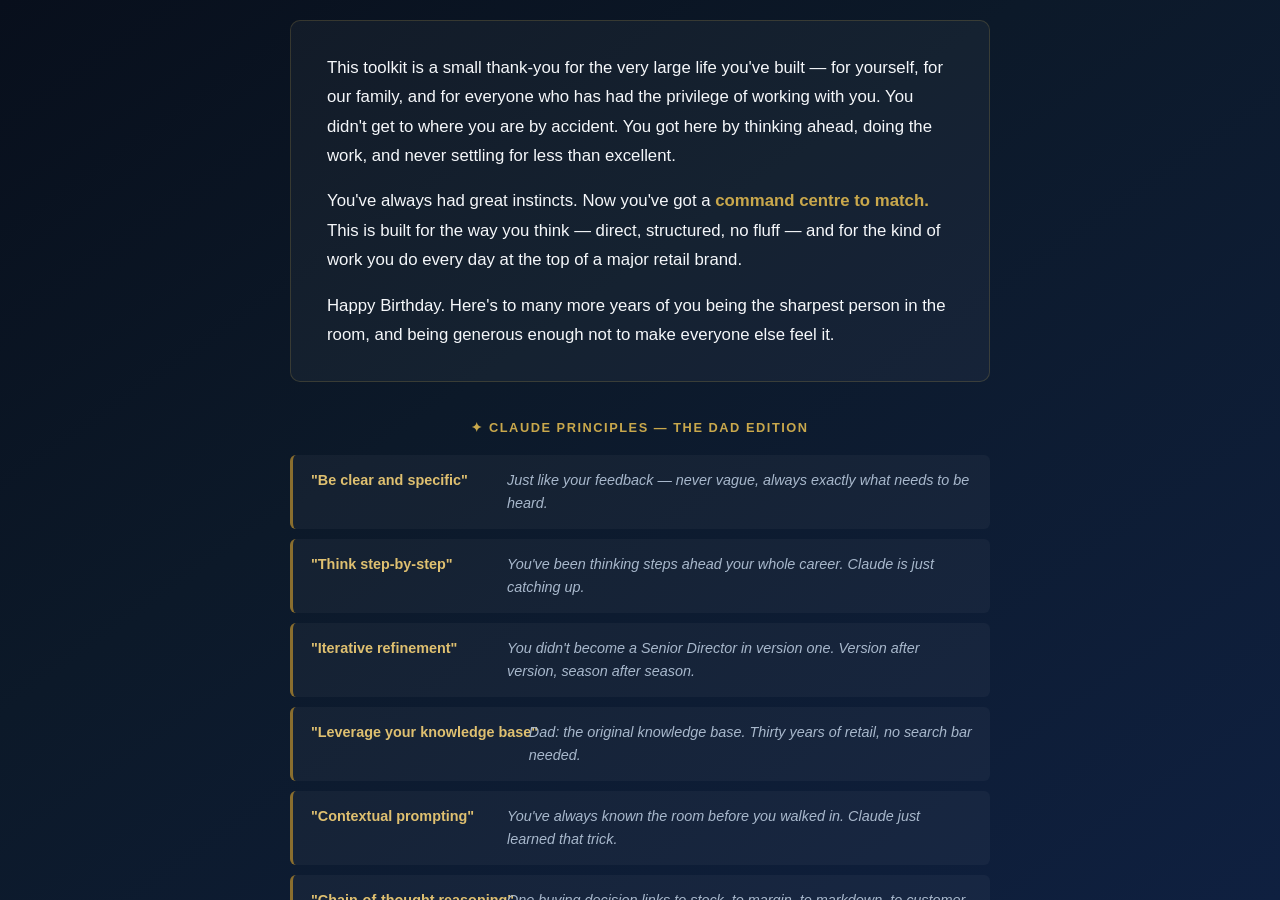
<file: director-ai-command-centre/index.html>
<!DOCTYPE html>
<html lang="en">
<head>
  <meta charset="UTF-8" />
  <meta name="viewport" content="width=device-width, initial-scale=1.0" />
  <title>Dad's Director AI Command Centre</title>
  <meta name="description" content="Claude AI toolkit for senior fashion retail directors — executive prompts, project oversight, decision-making, and communication tools." />
  <link rel="stylesheet" href="styles.css" />
</head>
<body>

  <!-- ════════════════════════════════════════════════════
       BIRTHDAY PANEL
  ════════════════════════════════════════════════════ -->
  <div id="birthday-panel" role="dialog" aria-label="Happy Birthday">
    <div class="birthday-inner">

      <div class="birthday-decoration">✦ ✦ ✦</div>

      <h1 class="birthday-title">Happy Birthday, Dad</h1>
      <p class="birthday-subtitle">Senior Director · Fashion Retail · Force of Nature</p>

      <div class="birthday-message">
        <p>
          This toolkit is a small thank-you for the very large life you've built — for yourself,
          for our family, and for everyone who has had the privilege of working with you.
          You didn't get to where you are by accident. You got here by thinking ahead,
          doing the work, and never settling for less than excellent.
        </p>
        <p>
          You've always had great instincts. Now you've got a <strong>command centre to match.</strong>
          This is built for the way you think — direct, structured, no fluff — and for the
          kind of work you do every day at the top of a major retail brand.
        </p>
        <p>
          Happy Birthday. Here's to many more years of you being the sharpest person
          in the room, and being generous enough not to make everyone else feel it.
        </p>
      </div>

      <p class="puns-heading">✦ Claude Principles — the Dad Edition</p>

      <ul class="pun-list">
        <li class="pun-item">
          <span class="pun-hack">"Be clear and specific"</span>
          <span class="pun-text">Just like your feedback — never vague, always exactly what needs to be heard.</span>
        </li>
        <li class="pun-item">
          <span class="pun-hack">"Think step-by-step"</span>
          <span class="pun-text">You've been thinking steps ahead your whole career. Claude is just catching up.</span>
        </li>
        <li class="pun-item">
          <span class="pun-hack">"Iterative refinement"</span>
          <span class="pun-text">You didn't become a Senior Director in version one. Version after version, season after season.</span>
        </li>
        <li class="pun-item">
          <span class="pun-hack">"Leverage your knowledge base"</span>
          <span class="pun-text">Dad: the original knowledge base. Thirty years of retail, no search bar needed.</span>
        </li>
        <li class="pun-item">
          <span class="pun-hack">"Contextual prompting"</span>
          <span class="pun-text">You've always known the room before you walked in. Claude just learned that trick.</span>
        </li>
        <li class="pun-item">
          <span class="pun-hack">"Chain-of-thought reasoning"</span>
          <span class="pun-text">One buying decision links to stock, to margin, to markdown, to customer. You built that chain. Claude just draws it.</span>
        </li>
        <li class="pun-item">
          <span class="pun-hack">"Set the constraints first"</span>
          <span class="pun-text">Non-negotiables. You've had those since before AI was a word people said in meetings.</span>
        </li>
      </ul>

      <button id="enter-btn" class="enter-btn">
        Enter the Command Centre
        <span>→</span>
      </button>

    </div>
  </div>

  <!-- ════════════════════════════════════════════════════
       MAIN APP
  ════════════════════════════════════════════════════ -->
  <div id="main-app" role="main">

    <!-- HEADER -->
    <header class="app-header">
      <div class="header-inner">
        <div class="header-brand">
          <h1>Dad's Director <span>AI Command Centre</span></h1>
          <p>Claude systems for executive oversight, project control, and fashion retail leadership</p>
        </div>
        <div class="header-actions">
          <a href="#" id="birthday-reopen" class="birthday-link">🎂 Birthday message</a>
        </div>
      </div>
    </header>

    <!-- HOW TO USE -->
    <div class="howto-bar">
      <div class="howto-inner">
        <span class="howto-label">How to use</span>
        <div class="howto-steps">
          <div class="howto-step">
            <span class="howto-num">1</span>
            <span>Fill in your global variables below</span>
          </div>
          <div class="howto-step">
            <span class="howto-num">2</span>
            <span>Browse or search for a prompt</span>
          </div>
          <div class="howto-step">
            <span class="howto-num">3</span>
            <span>Click Copy — variables are auto-inserted</span>
          </div>
          <div class="howto-step">
            <span class="howto-num">4</span>
            <span>Paste into Claude &amp; replace <strong>[BRACKETED]</strong> placeholders</span>
          </div>
        </div>
      </div>
    </div>

    <!-- VARIABLES PANEL -->
    <div class="variables-panel">
      <div id="var-panel-inner" class="variables-panel-inner">
        <p class="variables-heading">⚙ Global Variables — fill in once, applied on copy</p>
        <p class="variables-note">
          These values are substituted automatically when you click Copy. Leave any field blank and the original placeholder stays in the copied text.
          Never paste confidential data into fields you're not comfortable having in your clipboard.
        </p>
        <div class="variables-grid" id="var-grid"></div>
      </div>
      <button id="var-toggle" class="variables-toggle" aria-label="Toggle variables panel">
        <span class="variables-toggle-icon open">▲</span>
        <span class="toggle-label">Hide Variables</span>
      </button>
    </div>

    <!-- CONTENT -->
    <div class="content-layout">

      <!-- DESKTOP SIDEBAR -->
      <nav class="sidebar" aria-label="Prompt categories">
        <div class="sidebar-section">
          <p class="sidebar-label">Search</p>
          <div class="search-box">
            <span class="search-icon">⌕</span>
            <input type="search" id="search-input" placeholder="Search prompts…" aria-label="Search prompts" />
          </div>
        </div>
        <div class="sidebar-section">
          <p class="sidebar-label">Categories</p>
          <ul class="nav-list" id="nav-list"></ul>
        </div>
      </nav>

      <!-- PROMPT AREA -->
      <section class="prompt-area">

        <!-- Mobile nav strip (rendered by JS) -->
        <div class="mobile-nav-strip" id="mobile-nav-strip" role="tablist" aria-label="Prompt categories"></div>

        <div class="prompt-area-header">
          <h2 class="category-title" id="category-title">All Prompts</h2>
          <span class="result-count" id="result-count"></span>
        </div>

        <div id="no-results" class="no-results" style="display:none">
          <div class="no-results-icon">⌕</div>
          <p>No prompts match your search. Try a different keyword.</p>
        </div>

        <div class="prompt-grid" id="prompt-grid"></div>

      </section>
    </div>

  </div><!-- /main-app -->

  <script src="app.js"></script>
</body>
</html>
</file>
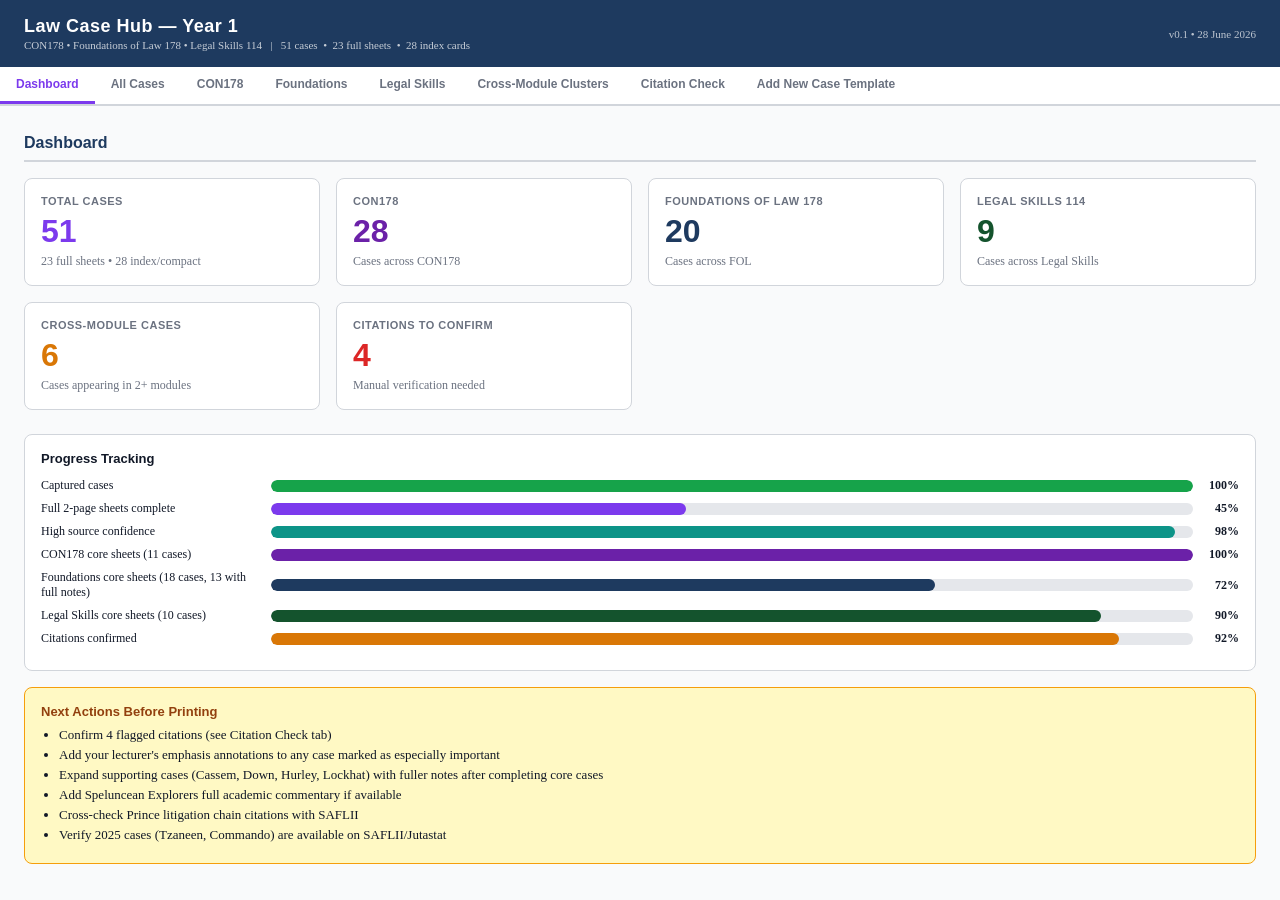
<file: builds/Law_Case_Hub_v0_1.html>
<!DOCTYPE html>
<html lang="en">
<head>
<meta charset="UTF-8">
<meta name="viewport" content="width=device-width, initial-scale=1.0">
<title>Law Case Hub v0.1 — BAccLLB Year 1</title>
<style>

*, *::before, *::after { box-sizing: border-box; margin: 0; padding: 0; }
:root {
  --purple: #6B21A8;
  --purple-light: #F3E8FF;
  --dark-blue: #1E3A5F;
  --blue-light: #EFF6FF;
  --dark-green: #14532D;
  --green-light: #DCFCE7;
  --border: #D1D5DB;
  --text: #111827;
  --muted: #6B7280;
  --bg: #F9FAFB;
  --white: #FFFFFF;
  --accent: #7C3AED;
}
body { font-family: Georgia, 'Times New Roman', serif; color: var(--text); background: var(--bg); font-size: 14px; }
h1, h2, h3, h4 { font-family: Arial, Helvetica, sans-serif; }
a { color: var(--accent); text-decoration: none; }
a:hover { text-decoration: underline; }

/* ── Layout ── */
.site-header { background: var(--dark-blue); color: #fff; padding: 16px 24px; display: flex; align-items: center; justify-content: space-between; }
.site-header h1 { font-size: 18px; letter-spacing: 0.5px; }
.site-header .subtitle { font-size: 11px; opacity: 0.75; margin-top: 2px; }
.last-updated { font-size: 11px; opacity: 0.7; }

/* ── Tabs ── */
.tab-bar { display: flex; background: #fff; border-bottom: 2px solid var(--border); overflow-x: auto; }
.tab-btn { padding: 10px 16px; font-size: 12px; font-family: Arial, sans-serif; font-weight: 600; border: none; background: none; cursor: pointer; color: var(--muted); border-bottom: 3px solid transparent; white-space: nowrap; transition: color 0.15s; }
.tab-btn:hover { color: var(--text); }
.tab-btn.active { color: var(--accent); border-bottom-color: var(--accent); }
.tab-pane { display: none; padding: 20px 24px; }
.tab-pane.active { display: block; }

/* ── Dashboard ── */
.dash-grid { display: grid; grid-template-columns: repeat(auto-fill, minmax(260px, 1fr)); gap: 16px; margin-bottom: 24px; }
.stat-card { background: #fff; border: 1px solid var(--border); border-radius: 8px; padding: 16px; }
.stat-card h3 { font-size: 11px; text-transform: uppercase; letter-spacing: 0.5px; color: var(--muted); margin-bottom: 6px; }
.stat-card .stat-num { font-size: 32px; font-weight: 700; color: var(--accent); font-family: Arial, sans-serif; }
.stat-card .stat-sub { font-size: 12px; color: var(--muted); margin-top: 4px; }
.progress-section { background: #fff; border: 1px solid var(--border); border-radius: 8px; padding: 16px; margin-bottom: 16px; }
.progress-section h3 { font-size: 13px; font-family: Arial, sans-serif; margin-bottom: 12px; }
.progress-row { display: flex; align-items: center; gap: 10px; margin-bottom: 8px; }
.progress-label { flex: 0 0 220px; font-size: 12px; }
.progress-bar-wrap { flex: 1; height: 12px; background: #E5E7EB; border-radius: 6px; overflow: hidden; }
.progress-bar { height: 100%; border-radius: 6px; background: var(--accent); transition: width 0.3s; }
.progress-pct { flex: 0 0 36px; text-align: right; font-size: 12px; font-weight: 600; }
.next-actions { background: #FFF9C4; border: 1px solid #F59E0B; border-radius: 8px; padding: 16px; margin-bottom: 16px; }
.next-actions h3 { font-size: 13px; font-family: Arial, sans-serif; color: #92400E; margin-bottom: 8px; }
.next-actions ul { padding-left: 18px; font-size: 13px; }
.next-actions li { margin-bottom: 4px; }
.module-row { display: flex; align-items: center; gap: 12px; margin-bottom: 6px; font-size: 13px; }
.module-dot { width: 14px; height: 14px; border-radius: 50%; flex-shrink: 0; }

/* ── Search & Filter ── */
.controls { display: flex; flex-wrap: wrap; gap: 10px; margin-bottom: 16px; align-items: center; }
.search-box { flex: 1 1 240px; padding: 7px 12px; border: 1px solid var(--border); border-radius: 6px; font-size: 13px; font-family: Georgia, serif; }
.filter-select { padding: 7px 10px; border: 1px solid var(--border); border-radius: 6px; font-size: 12px; background: #fff; }
.btn-clear { padding: 7px 12px; background: #EEF2FF; color: var(--accent); border: 1px solid #C7D2FE; border-radius: 6px; font-size: 12px; cursor: pointer; }

/* ── Case Cards ── */
.case-card { background: #fff; border: 1px solid var(--border); border-radius: 8px; margin-bottom: 12px; overflow: hidden; }
.case-card[data-modules*="CON178"] { border-left: 4px solid var(--purple); }
.case-card[data-modules*="Foundations"]:not([data-modules*="CON178"]) { border-left: 4px solid #1D4ED8; }
.case-card[data-modules*="Legal Skills"]:not([data-modules*="CON178"]):not([data-modules*="Foundations"]) { border-left: 4px solid #15803D; }
.case-card[data-modules*="CON178"][data-modules*="Foundations"],
.case-card[data-modules*="CON178"][data-modules*="Legal Skills"],
.case-card[data-modules*="Foundations"][data-modules*="Legal Skills"] { border-left: 4px solid #D97706; }
.case-card-header { padding: 12px 16px; cursor: pointer; user-select: none; display: flex; flex-direction: column; gap: 6px; }
.case-card-header:hover { background: #F9FAFB; }
.case-title { display: flex; align-items: flex-start; justify-content: space-between; gap: 8px; }
.case-name { font-weight: 600; font-size: 13px; line-height: 1.4; flex: 1; }
.toggle-icon { flex-shrink: 0; color: var(--muted); font-size: 12px; margin-top: 2px; }
.case-badges { display: flex; flex-wrap: wrap; gap: 4px; }
.case-card-body { padding: 0 16px 16px; border-top: 1px solid #F3F4F6; }

/* ── Sheet Pages ── */
.sheet-page { margin-top: 12px; }
.page-label { font-size: 11px; font-family: Arial, sans-serif; font-weight: 700; text-transform: uppercase; letter-spacing: 1px; color: var(--accent); padding: 6px 0 8px; border-bottom: 2px solid var(--accent); margin-bottom: 10px; }
.case-meta-table { width: 100%; border-collapse: collapse; margin-bottom: 12px; font-size: 13px; }
.case-meta-table th { text-align: left; padding: 5px 8px 5px 0; color: var(--muted); font-weight: 600; font-family: Arial, sans-serif; font-size: 11px; text-transform: uppercase; letter-spacing: 0.3px; white-space: nowrap; vertical-align: top; }
.case-meta-table td { padding: 5px 0 5px 8px; border-bottom: 1px solid #F3F4F6; }
.sheet-section { margin-bottom: 12px; }
.sheet-section h4 { font-size: 11px; font-family: Arial, sans-serif; font-weight: 700; text-transform: uppercase; letter-spacing: 0.5px; color: var(--dark-blue); margin-bottom: 4px; }
.sheet-section p { font-size: 13px; line-height: 1.6; }
.model-para { background: #F0FDF4; border-left: 3px solid #16A34A; padding: 8px 10px; border-radius: 0 4px 4px 0; }
.memory { font-weight: 700; color: var(--accent); font-family: Arial, sans-serif; }
.compact-card { font-size: 13px; line-height: 1.6; padding-top: 8px; }
.compact-card p { margin-bottom: 6px; }

/* ── Badges ── */
.badge { display: inline-block; padding: 2px 7px; border-radius: 10px; font-size: 10px; font-family: Arial, sans-serif; font-weight: 700; color: #fff; letter-spacing: 0.3px; }
.conf-badge { }
.cross-badge { display: inline-block; padding: 1px 6px; border-radius: 4px; font-size: 10px; font-family: Arial, sans-serif; font-weight: 700; background: #F59E0B; color: #fff; margin-left: 6px; vertical-align: middle; }

/* ── Checklist ── */
.checklist { list-style: none; padding: 0; }
.checklist li { padding: 3px 0; font-size: 13px; }
.checklist label { display: flex; align-items: flex-start; gap: 8px; cursor: pointer; }
.checklist input[type=checkbox] { margin-top: 2px; flex-shrink: 0; }

/* ── Citation Check tab ── */
.confirm-card { background: #FFF5F5; border: 1px solid #FCA5A5; border-radius: 8px; padding: 14px 16px; margin-bottom: 10px; }
.confirm-card h4 { font-size: 13px; color: #DC2626; margin-bottom: 4px; }
.confirm-card p { font-size: 12px; color: #7F1D1D; }

/* ── Add Template ── */
.template-box { background: #fff; border: 1px solid var(--border); border-radius: 8px; padding: 20px; font-size: 13px; }
.template-box pre { white-space: pre-wrap; font-family: 'Courier New', monospace; font-size: 12px; background: #F3F4F6; padding: 14px; border-radius: 6px; margin-top: 10px; overflow-x: auto; }

/* ── Cross module ── */
.cluster-card { background: #fff; border: 2px solid #F59E0B; border-radius: 8px; padding: 16px; margin-bottom: 14px; }
.cluster-card h3 { font-size: 14px; color: #92400E; margin-bottom: 4px; }
.cluster-card .cluster-badges { display: flex; flex-wrap: wrap; gap: 4px; margin-bottom: 8px; }
.cluster-card p { font-size: 13px; line-height: 1.5; }

/* ── Section headings ── */
.section-heading { font-size: 16px; font-family: Arial, sans-serif; color: var(--dark-blue); border-bottom: 2px solid var(--border); padding-bottom: 8px; margin-bottom: 16px; margin-top: 8px; }
.section-sub { font-size: 13px; color: var(--muted); margin-bottom: 16px; }

/* ── No results ── */
.no-results { padding: 24px; text-align: center; color: var(--muted); font-size: 14px; display: none; }

/* ── Print ── */
@media print {
  body { background: #fff; font-size: 12pt; }
  .tab-bar, .controls, .site-header { display: none !important; }
  .tab-pane { display: block !important; padding: 0; }
  .case-card-body { display: block !important; }
  .case-card { break-inside: avoid; margin-bottom: 16pt; border: none; border-left: 3pt solid #000; padding-left: 8pt; }
  .sheet-page { break-inside: avoid; }
  .page2 { break-before: page; }
  .toggle-icon { display: none; }
  .badge { border: 1px solid #999; color: #000; background: #fff !important; }
  @page { size: A4 portrait; margin: 18mm 18mm 18mm 18mm; }
}

/* ── Mobile ── */
@media (max-width: 600px) {
  .tab-btn { padding: 8px 10px; font-size: 11px; }
  .dash-grid { grid-template-columns: 1fr; }
  .progress-label { flex: 0 0 140px; }
}

</style>
</head>
<body>
<header class="site-header">
  <div>
    <h1>Law Case Hub &mdash; Year 1</h1>
    <div class="subtitle">CON178 &bull; Foundations of Law 178 &bull; Legal Skills 114 &nbsp;&nbsp;|&nbsp;&nbsp; 51 cases &nbsp;&bull;&nbsp; 23 full sheets &nbsp;&bull;&nbsp; 28 index cards</div>
  </div>
  <div class="last-updated">v0.1 &bull; 28 June 2026</div>
</header>
<div class="tab-bar"><button class="tab-btn" id="btn-dashboard" onclick="showTab('dashboard')">Dashboard</button><button class="tab-btn" id="btn-all" onclick="showTab('all')">All Cases</button><button class="tab-btn" id="btn-CON178" onclick="showTab('CON178')">CON178</button><button class="tab-btn" id="btn-Foundations" onclick="showTab('Foundations')">Foundations</button><button class="tab-btn" id="btn-Legal_Skills" onclick="showTab('Legal_Skills')">Legal Skills</button><button class="tab-btn" id="btn-cross" onclick="showTab('cross')">Cross-Module Clusters</button><button class="tab-btn" id="btn-citations" onclick="showTab('citations')">Citation Check</button><button class="tab-btn" id="btn-template" onclick="showTab('template')">Add New Case Template</button></div>
<main>
<div class="tab-pane" id="pane-dashboard">
<h2 class="section-heading">Dashboard</h2>
<div class="dash-grid">
  <div class="stat-card"><h3>Total Cases</h3><div class="stat-num">51</div><div class="stat-sub">23 full sheets &bull; 28 index/compact</div></div>
  <div class="stat-card"><h3>CON178</h3><div class="stat-num" style="color:#6B21A8">28</div><div class="stat-sub">Cases across CON178</div></div>
  <div class="stat-card"><h3>Foundations of Law 178</h3><div class="stat-num" style="color:#1E3A5F">20</div><div class="stat-sub">Cases across FOL</div></div>
  <div class="stat-card"><h3>Legal Skills 114</h3><div class="stat-num" style="color:#14532D">9</div><div class="stat-sub">Cases across Legal Skills</div></div>
  <div class="stat-card"><h3>Cross-Module Cases</h3><div class="stat-num" style="color:#D97706">6</div><div class="stat-sub">Cases appearing in 2+ modules</div></div>
  <div class="stat-card"><h3>Citations to Confirm</h3><div class="stat-num" style="color:#DC2626">4</div><div class="stat-sub">Manual verification needed</div></div>
</div>
<div class="progress-section">
  <h3>Progress Tracking</h3>
  <div class="progress-row">
  <span class="progress-label">Captured cases</span>
  <div class="progress-bar-wrap"><div class="progress-bar" style="width:100%;background:#16A34A"></div></div>
  <span class="progress-pct">100%</span>
</div>
  <div class="progress-row">
  <span class="progress-label">Full 2-page sheets complete</span>
  <div class="progress-bar-wrap"><div class="progress-bar" style="width:45%;background:#7C3AED"></div></div>
  <span class="progress-pct">45%</span>
</div>
  <div class="progress-row">
  <span class="progress-label">High source confidence</span>
  <div class="progress-bar-wrap"><div class="progress-bar" style="width:98%;background:#0D9488"></div></div>
  <span class="progress-pct">98%</span>
</div>
  <div class="progress-row">
  <span class="progress-label">CON178 core sheets (11 cases)</span>
  <div class="progress-bar-wrap"><div class="progress-bar" style="width:100%;background:#6B21A8"></div></div>
  <span class="progress-pct">100%</span>
</div>
  <div class="progress-row">
  <span class="progress-label">Foundations core sheets (18 cases, 13 with full notes)</span>
  <div class="progress-bar-wrap"><div class="progress-bar" style="width:72%;background:#1E3A5F"></div></div>
  <span class="progress-pct">72%</span>
</div>
  <div class="progress-row">
  <span class="progress-label">Legal Skills core sheets (10 cases)</span>
  <div class="progress-bar-wrap"><div class="progress-bar" style="width:90%;background:#14532D"></div></div>
  <span class="progress-pct">90%</span>
</div>
  <div class="progress-row">
  <span class="progress-label">Citations confirmed</span>
  <div class="progress-bar-wrap"><div class="progress-bar" style="width:92%;background:#D97706"></div></div>
  <span class="progress-pct">92%</span>
</div>
</div>
<div class="next-actions">
  <h3>Next Actions Before Printing</h3>
  <ul>
    <li>Confirm 4 flagged citations (see Citation Check tab)</li>
    <li>Add your lecturer's emphasis annotations to any case marked as especially important</li>
    <li>Expand supporting cases (Cassem, Down, Hurley, Lockhat) with fuller notes after completing core cases</li>
    <li>Add Speluncean Explorers full academic commentary if available</li>
    <li>Cross-check Prince litigation chain citations with SAFLII</li>
    <li>Verify 2025 cases (Tzaneen, Commando) are available on SAFLII/Jutastat</li>
  </ul>
</div>
</div><div class="tab-pane" id="pane-all">
<h2 class="section-heading">All Cases</h2>
<div class="controls">
  <input class="search-box" type="text" id="search-all" placeholder="Search by case name, citation, topic, keyword..." oninput="filterCases('all')">
  <select class="filter-select" id="filter-module-all" onchange="filterCases('all')">
    <option value="">All Modules</option>
    <option value="CON178">CON178</option>
    <option value="Foundations">Foundations</option>
    <option value="Legal Skills">Legal Skills</option>
  </select>
  <select class="filter-select" id="filter-status-all" onchange="filterCases('all')">
    <option value="">All Statuses</option>
    <option value="Core 2-page sheet">Core 2-page sheet</option>
    <option value="Supporting/index case">Supporting/index case</option>
  </select>
  <select class="filter-select" id="filter-conf-all" onchange="filterCases('all')">
    <option value="">All Confidence</option>
    <option value="high">High confidence</option>
    <option value="medium">Medium confidence</option>
    <option value="low">Low confidence</option>
  </select>
  <button class="btn-clear" onclick="clearFilters('all')">Clear</button>
</div>
<div class="no-results" id="no-results-all">No cases match your search.</div>
<div id="cases-all">

<div class="case-card" id="harris1" data-modules="CON178" data-status="Core 2-page sheet" data-confidence="high" data-name="harris and others v minister of the interior and another" data-topics="parliamentary supremacy, entrenched clauses, coloured voters, 1950s constitutional crisis">
  <div class="case-card-header" onclick="toggleCard('harris1')">
    <div class="case-title">
      <span class="case-name">Harris and Others v Minister of the Interior and Another</span>
      <span class="toggle-icon" id="icon-harris1">&#9660;</span>
    </div>
    <div class="case-badges"><span class="badge" style="background:#6B21A8">CON178</span><span class="badge" style="background:#7C3AED">Core 2-page sheet</span><span class="badge conf-badge" style="background:#16A34A">Source: high</span></div>
  </div>
  <div class="case-card-body" id="body-harris1" style="display:none">
    
<div class="sheet-page page1">
  <div class="page-label">PAGE 1 — Case Skeleton</div>
  <table class="case-meta-table">
    <tr><th>Citation</th><td><strong>1952 (2) SA 428 (A)</strong></td></tr>
    <tr><th>Court + Year</th><td>Appellate Division &nbsp; · &nbsp; 1952</td></tr>
    <tr><th>Area of Law</th><td>Constitutional law; parliamentary supremacy; manner and form</td></tr>
    <tr><th>Module(s)</th><td><span class="badge" style="background:#6B21A8">CON178</span></td></tr>
    <tr><th>Topic / Use</th><td>Parliamentary supremacy, entrenched clauses, coloured voters, 1950s constitutional crisis</td></tr>
  </table>
  <div class="sheet-section"><h4>Core Facts</h4><p>Parliament passed the Separate Representation of Voters Act 46 of 1951 to remove coloured voters from the common voters' roll through ordinary procedure, bypassing the special two-thirds majority required to amend entrenched provisions of the South Africa Act 1909.</p></div>
  <div class="sheet-section"><h4>Legal Issue</h4><p>Could Parliament validly remove coloured voters from the common roll without complying with the entrenched amendment procedure?</p></div>
  <div class="sheet-section"><h4>Decision</h4><p>The Separate Representation of Voters Act was declared invalid because it had not been passed in the constitutionally required way.</p></div>
  <div class="sheet-section"><h4>Court Reasoning</h4><p>The Appellate Division held Parliament was powerful but not free to ignore the constitutional procedure that created its power. Where the Constitution prescribed a particular manner and form for amending an entrenched provision, that procedure had to be followed. Crucially the Act was not invalidated because it was racially unjust — it was struck down on purely procedural grounds.</p></div>
</div>

<div class="sheet-page page2">
  <div class="page-label">PAGE 2 — Exam Use</div>
  <div class="sheet-section"><h4>Ratio / Legal Principle</h4><p>Even under parliamentary supremacy, Parliament must comply with manner and form requirements for amending entrenched constitutional provisions. This creates a narrow procedural check, not substantive constitutional review.</p></div>
  <div class="sheet-section"><h4>Why It Matters</h4><p>Shows the limits of pre-1994 judicial review. Courts could check procedure but not test legislation against rights or values. Key distinction: procedural review vs substantive constitutional review.</p></div>
  <div class="sheet-section"><h4>How to Use in an Exam</h4><p>Use for: 1950s constitutional crisis; manner and form entrenchment; limits of judicial review under Union Constitution; difference between procedural and substantive review; why pre-1994 SA lacked genuine constitutional supremacy.</p></div>
  <div class="sheet-section model-para"><h4>Model Paragraph</h4><p>In Harris I, the Appellate Division held that Parliament could not remove coloured voters from the common voters' roll without complying with the special entrenched procedure in the South Africa Act. The case confirmed that even under parliamentary supremacy, courts could enforce manner and form requirements. However, the judgment did not protect rights substantively; it only checked whether Parliament had followed the correct constitutional procedure.</p></div>
  <div class="sheet-section"><h4>Memory Trigger</h4><p class="memory">Harris I = Parliament must follow the constitutional rules.</p></div>
  <div class="sheet-section"><h4>Links to Other Cases / Modules</h4><p>Harris II, Collins, S v Makwanyane (contrast: substantive review now possible)</p></div>
  <div class="sheet-section"><h4>Checklist</h4><ul class="checklist"><li><label><input type="checkbox"> Citation confirmed: 1952 (2) SA 428 (A)</label></li><li><label><input type="checkbox"> Cross-ref Harris II and Collins</label></li><li><label><input type="checkbox"> Contrast with post-1994 constitutional supremacy</label></li><li><label><input type="checkbox"> Note: procedural not substantive review</label></li></ul></div>
</div>

  </div>
</div>


<div class="case-card" id="harris2" data-modules="CON178" data-status="Core 2-page sheet" data-confidence="high" data-name="minister of the interior and another v harris and others" data-topics="high court of parliament act, judicial review under union constitution">
  <div class="case-card-header" onclick="toggleCard('harris2')">
    <div class="case-title">
      <span class="case-name">Minister of the Interior and Another v Harris and Others</span>
      <span class="toggle-icon" id="icon-harris2">&#9660;</span>
    </div>
    <div class="case-badges"><span class="badge" style="background:#6B21A8">CON178</span><span class="badge" style="background:#7C3AED">Core 2-page sheet</span><span class="badge conf-badge" style="background:#16A34A">Source: high</span></div>
  </div>
  <div class="case-card-body" id="body-harris2" style="display:none">
    
<div class="sheet-page page1">
  <div class="page-label">PAGE 1 — Case Skeleton</div>
  <table class="case-meta-table">
    <tr><th>Citation</th><td><strong>1952 (4) SA 769 (A)</strong></td></tr>
    <tr><th>Court + Year</th><td>Appellate Division &nbsp; · &nbsp; 1952</td></tr>
    <tr><th>Area of Law</th><td>Constitutional law; parliamentary supremacy; separation of powers</td></tr>
    <tr><th>Module(s)</th><td><span class="badge" style="background:#6B21A8">CON178</span></td></tr>
    <tr><th>Topic / Use</th><td>High Court of Parliament Act, judicial review under Union Constitution</td></tr>
  </table>
  <div class="sheet-section"><h4>Core Facts</h4><p>After losing in Harris I, the government passed the High Court of Parliament Act 35 of 1952 — a body composed of MPs with power to review and overturn Appellate Division decisions, effectively making Parliament the final court in constitutional matters.</p></div>
  <div class="sheet-section"><h4>Legal Issue</h4><p>Could Parliament validly create a High Court of Parliament with power to review and overturn judgments of ordinary courts?</p></div>
  <div class="sheet-section"><h4>Decision</h4><p>The High Court of Parliament Act was declared invalid.</p></div>
  <div class="sheet-section"><h4>Court Reasoning</h4><p>The Appellate Division held that Parliament could not confer judicial power on itself in a way contradicting the constitutional structure. Judicial power was vested in courts, not Parliament sitting as a political body. Even under parliamentary sovereignty, a separation between legislative and judicial functions existed — Parliament could not convert itself into a court or retroactively set aside judicial decisions.</p></div>
</div>

<div class="sheet-page page2">
  <div class="page-label">PAGE 2 — Exam Use</div>
  <div class="sheet-section"><h4>Ratio / Legal Principle</h4><p>Parliament cannot use ordinary legislation to make itself judge in its own cause. The formal constitutional structure and judicial role must be protected even under parliamentary supremacy.</p></div>
  <div class="sheet-section"><h4>Why It Matters</h4><p>A strong assertion of judicial independence within the Union Constitution's limited framework. But still not full constitutional supremacy — the court was protecting formal structure, not testing legislation against a Bill of Rights.</p></div>
  <div class="sheet-section"><h4>How to Use in an Exam</h4><p>Use for: 1950s constitutional crisis; separation of powers under Union Constitution; limits of parliamentary supremacy; why courts could protect judicial function but not substantive rights; government attempts to overcome Harris I.</p></div>
  <div class="sheet-section model-para"><h4>Model Paragraph</h4><p>In Harris II, Parliament attempted to bypass the Appellate Division's decision in Harris I by creating a High Court of Parliament with power to review court judgments. The Appellate Division held the Act invalid because Parliament could not assume judicial power and overturn court decisions through ordinary legislation. The case confirmed a limited structural separation between Parliament and the courts, even under parliamentary supremacy.</p></div>
  <div class="sheet-section"><h4>Memory Trigger</h4><p class="memory">Harris II = Parliament cannot turn itself into a court.</p></div>
  <div class="sheet-section"><h4>Links to Other Cases / Modules</h4><p>Harris I, Collins, EFF v Speaker (contrast: modern accountability)</p></div>
  <div class="sheet-section"><h4>Checklist</h4><ul class="checklist"><li><label><input type="checkbox"> Citation confirmed: 1952 (4) SA 769 (A)</label></li><li><label><input type="checkbox"> Read with Harris I as sequence</label></li><li><label><input type="checkbox"> Note the limit: structural protection only, not rights protection</label></li></ul></div>
</div>

  </div>
</div>


<div class="case-card" id="collins" data-modules="CON178" data-status="Core 2-page sheet" data-confidence="high" data-name="collins v minister of the interior and another" data-topics="senate-packing crisis, parliamentary supremacy, collapse of meaningful judicial resistance">
  <div class="case-card-header" onclick="toggleCard('collins')">
    <div class="case-title">
      <span class="case-name">Collins v Minister of the Interior and Another</span>
      <span class="toggle-icon" id="icon-collins">&#9660;</span>
    </div>
    <div class="case-badges"><span class="badge" style="background:#6B21A8">CON178</span><span class="badge" style="background:#7C3AED">Core 2-page sheet</span><span class="badge conf-badge" style="background:#16A34A">Source: high</span></div>
  </div>
  <div class="case-card-body" id="body-collins" style="display:none">
    
<div class="sheet-page page1">
  <div class="page-label">PAGE 1 — Case Skeleton</div>
  <table class="case-meta-table">
    <tr><th>Citation</th><td><strong>1957 (1) SA 552 (A)</strong></td></tr>
    <tr><th>Court + Year</th><td>Appellate Division &nbsp; · &nbsp; 1957</td></tr>
    <tr><th>Area of Law</th><td>Constitutional law; parliamentary supremacy; Senate-packing</td></tr>
    <tr><th>Module(s)</th><td><span class="badge" style="background:#6B21A8">CON178</span></td></tr>
    <tr><th>Topic / Use</th><td>Senate-packing crisis, parliamentary supremacy, collapse of meaningful judicial resistance</td></tr>
  </table>
  <div class="sheet-section"><h4>Core Facts</h4><p>After Harris I and II, the National Party lacked the required two-thirds majority. It expanded the Senate to obtain the majority at a joint sitting, then passed the constitutional amendment removing coloured voters from the common roll. The case challenged the validity of the Senate-packing legislation.</p></div>
  <div class="sheet-section"><h4>Legal Issue</h4><p>Could courts invalidate the Senate-packing legislation because Parliament had manipulated its own composition to secure the special majority?</p></div>
  <div class="sheet-section"><h4>Decision</h4><p>The Appellate Division upheld the validity of the Senate Act and the constitutional amendments.</p></div>
  <div class="sheet-section"><h4>Court Reasoning</h4><p>Parliament had complied with the formal manner and form requirements. Once those formal requirements were satisfied, the court would not inquire into Parliament's motives or political strategy behind the legislation.</p></div>
</div>

<div class="sheet-page page2">
  <div class="page-label">PAGE 2 — Exam Use</div>
  <div class="sheet-section"><h4>Ratio / Legal Principle</h4><p>Once Parliament formally complies with the required procedure, courts will not investigate political motives or substantive injustice of the law. This confirms the dominance of parliamentary supremacy.</p></div>
  <div class="sheet-section"><h4>Why It Matters</h4><p>Shows the weakness of pre-1994 constitutionalism. Harris I and II looked like judicial resistance, but Collins confirmed courts could only test formal procedure — making constitutional supremacy and a justiciable Bill of Rights necessary.</p></div>
  <div class="sheet-section"><h4>How to Use in an Exam</h4><p>Use for: final victory of parliamentary supremacy in the 1950s; why manner and form review was insufficient; why SA needed constitutional supremacy; failure of courts to protect oppressed groups under apartheid.</p></div>
  <div class="sheet-section model-para"><h4>Model Paragraph</h4><p>In Collins, the Appellate Division upheld the Senate-packing legislation because Parliament had formally complied with the required amendment procedure. The court refused to examine Parliament's political motives or the substantive injustice of the law. The case confirmed the dominance of parliamentary supremacy and showed that pre-1994 courts could only perform limited procedural review, not substantive rights-based review.</p></div>
  <div class="sheet-section"><h4>Memory Trigger</h4><p class="memory">Collins = If Parliament follows the rules, courts cannot question the substance.</p></div>
  <div class="sheet-section"><h4>Links to Other Cases / Modules</h4><p>Harris I, Harris II; contrast with section 2 of 1996 Constitution</p></div>
  <div class="sheet-section"><h4>Checklist</h4><ul class="checklist"><li><label><input type="checkbox"> Citation confirmed: 1957 (1) SA 552 (A)</label></li><li><label><input type="checkbox"> Use as endpoint of Harris I-II-Collins sequence</label></li><li><label><input type="checkbox"> Show why this made constitutional supremacy necessary</label></li></ul></div>
</div>

  </div>
</div>


<div class="case-card" id="makwanyane" data-modules="CON178 Foundations" data-status="Core 2-page sheet" data-confidence="high" data-name="s v makwanyane and another" data-topics="death penalty, dignity, life, ubuntu, constitutional values, transformative constitutionalism">
  <div class="case-card-header" onclick="toggleCard('makwanyane')">
    <div class="case-title">
      <span class="case-name">S v Makwanyane and Another <span class="cross-badge">CROSS-MODULE</span></span>
      <span class="toggle-icon" id="icon-makwanyane">&#9660;</span>
    </div>
    <div class="case-badges"><span class="badge" style="background:#6B21A8">CON178</span><span class="badge" style="background:#1E3A5F">Foundations</span><span class="badge" style="background:#7C3AED">Core 2-page sheet</span><span class="badge conf-badge" style="background:#16A34A">Source: high</span></div>
  </div>
  <div class="case-card-body" id="body-makwanyane" style="display:none">
    
<div class="sheet-page page1">
  <div class="page-label">PAGE 1 — Case Skeleton</div>
  <table class="case-meta-table">
    <tr><th>Citation</th><td><strong>[1995] ZACC 3; 1995 (3) SA 391 (CC); 1995 (6) BCLR 665 (CC); 1995 (2) SACR 1 (CC)</strong></td></tr>
    <tr><th>Court + Year</th><td>Constitutional Court &nbsp; · &nbsp; 1995</td></tr>
    <tr><th>Area of Law</th><td>Constitutional law; criminal law; Bill of Rights; dignity; right to life; ubuntu</td></tr>
    <tr><th>Module(s)</th><td><span class="badge" style="background:#6B21A8">CON178</span><span class="badge" style="background:#1E3A5F">Foundations</span></td></tr>
    <tr><th>Topic / Use</th><td>Death penalty, dignity, life, ubuntu, constitutional values, transformative constitutionalism</td></tr>
  </table>
  <div class="sheet-section"><h4>Core Facts</h4><p>Two accused were convicted of serious crimes including murder and sentenced to death. The case came before the newly established Constitutional Court under the Interim Constitution. The death penalty forced the Court to decide what kind of constitutional democracy South Africa was becoming.</p></div>
  <div class="sheet-section"><h4>Legal Issue</h4><p>Was the death penalty constitutional under the Interim Constitution?</p></div>
  <div class="sheet-section"><h4>Decision</h4><p>The death penalty was declared unconstitutional.</p></div>
  <div class="sheet-section"><h4>Court Reasoning</h4><p>The Court held the death penalty was inconsistent with the rights to life and human dignity, and the prohibition on cruel, inhuman or degrading punishment. The Court used value-based, purposive, transformative interpretation. Ubuntu emphasised shared humanity and compassion — pushing against retribution as pure revenge. On limitation: even accepting deterrence and public safety goals, the punishment was final, irreversible and destructive of human dignity.</p></div>
</div>

<div class="sheet-page page2">
  <div class="page-label">PAGE 2 — Exam Use</div>
  <div class="sheet-section"><h4>Ratio / Legal Principle</h4><p>The death penalty is unconstitutional because it violates the rights to life, dignity and freedom from cruel, inhuman or degrading punishment. Constitutional interpretation must be value-based, purposive and transformative. Public opinion does not determine constitutional rights.</p></div>
  <div class="sheet-section"><h4>Why It Matters</h4><p>One of the most important cases in South African constitutional law. Established that the Constitution requires a new legal culture based on dignity, life and accountability. Foundational for transformative constitutionalism and ubuntu.</p></div>
  <div class="sheet-section"><h4>How to Use in an Exam</h4><p>Use for: dignity; right to life; ubuntu; limitation analysis; transformative constitutionalism; break from apartheid legal culture; value-based interpretation; constitutional supremacy in practice.</p></div>
  <div class="sheet-section model-para"><h4>Model Paragraph</h4><p>In S v Makwanyane, the Constitutional Court held that the death penalty violated the rights to life and dignity and amounted to cruel, inhuman or degrading punishment. The Court used a value-based interpretation of the Interim Constitution, emphasising ubuntu, human dignity and the need to break from South Africa's violent past. The case is foundational authority for transformative constitutional interpretation and the centrality of constitutional values.</p></div>
  <div class="sheet-section"><h4>Memory Trigger</h4><p class="memory">Makwanyane = no death penalty because dignity and life are foundational.</p></div>
  <div class="sheet-section"><h4>Links to Other Cases / Modules</h4><p>Harris I/II/Collins (contrast: substantive review now possible); Langa on transformative constitutionalism; Daniels v Scribante; Bhulwana/Gwadiso; Soobramoney</p></div>
  <div class="sheet-section"><h4>Checklist</h4><ul class="checklist"><li><label><input type="checkbox"> Full ZACC citation confirmed</label></li><li><label><input type="checkbox"> Cross-module: CON178 + Foundations</label></li><li><label><input type="checkbox"> Appears in Langa article on transformative constitutionalism</label></li><li><label><input type="checkbox"> Ubuntu — connect to Tshwane v Afriforum</label></li></ul></div>
</div>

  </div>
</div>


<div class="case-card" id="bhulwana" data-modules="CON178 Legal Skills" data-status="Core 2-page sheet" data-confidence="high" data-name="s v bhulwana; s v gwadiso" data-topics="limitation clause, reverse onus, presumption of innocence, proportionality, fair trial">
  <div class="case-card-header" onclick="toggleCard('bhulwana')">
    <div class="case-title">
      <span class="case-name">S v Bhulwana; S v Gwadiso <span class="cross-badge">CROSS-MODULE</span></span>
      <span class="toggle-icon" id="icon-bhulwana">&#9660;</span>
    </div>
    <div class="case-badges"><span class="badge" style="background:#6B21A8">CON178</span><span class="badge" style="background:#14532D">Legal Skills</span><span class="badge" style="background:#7C3AED">Core 2-page sheet</span><span class="badge conf-badge" style="background:#16A34A">Source: high</span></div>
  </div>
  <div class="case-card-body" id="body-bhulwana" style="display:none">
    
<div class="sheet-page page1">
  <div class="page-label">PAGE 1 — Case Skeleton</div>
  <table class="case-meta-table">
    <tr><th>Citation</th><td><strong>[1995] ZACC 11; 1996 (1) SA 388 (CC); 1995 (12) BCLR 1579 (CC)</strong></td></tr>
    <tr><th>Court + Year</th><td>Constitutional Court &nbsp; · &nbsp; 1995/1996</td></tr>
    <tr><th>Area of Law</th><td>Constitutional law; criminal procedure; presumption of innocence; limitation clause</td></tr>
    <tr><th>Module(s)</th><td><span class="badge" style="background:#6B21A8">CON178</span><span class="badge" style="background:#14532D">Legal Skills</span></td></tr>
    <tr><th>Topic / Use</th><td>Limitation clause, reverse onus, presumption of innocence, proportionality, fair trial</td></tr>
  </table>
  <div class="sheet-section"><h4>Core Facts</h4><p>Reverse onus provisions under drug legislation presumed that an accused who possessed more than a certain quantity of cannabis was dealing, unless the accused proved otherwise — shifting the burden of proof from state to accused.</p></div>
  <div class="sheet-section"><h4>Legal Issue</h4><p>Was the reverse onus provision consistent with the constitutional right to a fair trial, especially the presumption of innocence?</p></div>
  <div class="sheet-section"><h4>Decision</h4><p>The reverse onus provision was declared unconstitutional.</p></div>
  <div class="sheet-section"><h4>Court Reasoning</h4><p>The provision infringed the presumption of innocence. A reverse onus can result in conviction even where a court has a reasonable doubt about guilt. On the limitation clause: combating drug dealing was important, but the means were disproportionate — the state could use evidentiary presumptions without placing a legal burden on the accused.</p></div>
</div>

<div class="sheet-page page2">
  <div class="page-label">PAGE 2 — Exam Use</div>
  <div class="sheet-section"><h4>Ratio / Legal Principle</h4><p>A reverse onus provision that creates a real risk of convicting an accused despite reasonable doubt violates the presumption of innocence and will not easily be justified under the limitation clause. Proportionality is key.</p></div>
  <div class="sheet-section"><h4>Why It Matters</h4><p>Developed South Africa's limitation analysis. Rights are not absolute, but limitations must be reasonable and justifiable. Criminal procedure must be transformed by constitutional values.</p></div>
  <div class="sheet-section"><h4>How to Use in an Exam</h4><p>Use for: presumption of innocence; fair trial rights; reverse onus; proportionality; limitation clause; constitutional invalidity of legislation; court hierarchy; state power in criminal justice.</p></div>
  <div class="sheet-section model-para"><h4>Model Paragraph</h4><p>In S v Bhulwana; S v Gwadiso, the Constitutional Court held that a statutory presumption requiring an accused to prove that cannabis possession was not for dealing violated the presumption of innocence. The prosecution must prove every element of a criminal offence beyond reasonable doubt, and legislation inconsistent with constitutional fair-trial rights may be declared invalid.</p></div>
  <div class="sheet-section"><h4>Memory Trigger</h4><p class="memory">Bhulwana/Gwadiso = reverse onus + risk of wrongful conviction = unconstitutional.</p></div>
  <div class="sheet-section"><h4>Links to Other Cases / Modules</h4><p>S v Makwanyane; S v Ngcobo (Legal Skills); Prince litigation chain; constitutional supremacy</p></div>
  <div class="sheet-section"><h4>Checklist</h4><ul class="checklist"><li><label><input type="checkbox"> Full ZACC citation confirmed</label></li><li><label><input type="checkbox"> Cross-module: CON178 + Legal Skills</label></li><li><label><input type="checkbox"> LS criminal law cluster — use with Ngcobo</label></li><li><label><input type="checkbox"> Check 1994 High Court stage in LS materials</label></li></ul></div>
</div>

  </div>
</div>


<div class="case-card" id="cert1" data-modules="CON178" data-status="Core 2-page sheet" data-confidence="high" data-name="certification of the constitution of the republic of south africa, 1996" data-topics="constitutional principles, certification, constitutional supremacy, first draft not certified">
  <div class="case-card-header" onclick="toggleCard('cert1')">
    <div class="case-title">
      <span class="case-name">Certification of the Constitution of the Republic of South Africa, 1996</span>
      <span class="toggle-icon" id="icon-cert1">&#9660;</span>
    </div>
    <div class="case-badges"><span class="badge" style="background:#6B21A8">CON178</span><span class="badge" style="background:#7C3AED">Core 2-page sheet</span><span class="badge conf-badge" style="background:#16A34A">Source: high</span></div>
  </div>
  <div class="case-card-body" id="body-cert1" style="display:none">
    
<div class="sheet-page page1">
  <div class="page-label">PAGE 1 — Case Skeleton</div>
  <table class="case-meta-table">
    <tr><th>Citation</th><td><strong>[1996] ZACC 26; 1996 (4) SA 744 (CC); 1996 (10) BCLR 1253 (CC)</strong></td></tr>
    <tr><th>Court + Year</th><td>Constitutional Court &nbsp; · &nbsp; 1996</td></tr>
    <tr><th>Area of Law</th><td>Constitutional law; constitutional supremacy; certification; two-stage transition</td></tr>
    <tr><th>Module(s)</th><td><span class="badge" style="background:#6B21A8">CON178</span></td></tr>
    <tr><th>Topic / Use</th><td>Constitutional Principles, certification, constitutional supremacy, first draft not certified</td></tr>
  </table>
  <div class="sheet-section"><h4>Core Facts</h4><p>South Africa used a two-stage transition: unelected negotiating parties drafted the Interim Constitution; then a democratically elected Constitutional Assembly drafted the Final Constitution. The Interim Constitution required the Final Constitution to comply with the 34 Constitutional Principles and the Court to certify compliance. Political parties and private bodies objected to various provisions.</p></div>
  <div class="sheet-section"><h4>Legal Issue</h4><p>Did the draft Final Constitution comply with all 34 Constitutional Principles?</p></div>
  <div class="sheet-section"><h4>Decision</h4><p>The Court refused to certify the draft Final Constitution.</p></div>
  <div class="sheet-section"><h4>Court Reasoning</h4><p>The Court's certification function was judicial, not political — it measured the text against the binding Constitutional Principles, not political preferences. The Court approached the Principles holistically: first whether the basic structure accorded with the CPs; then whether actual provisions complied. The basic structure was accepted but several problems were found, including provisions attempting to shield ordinary statutes from constitutional scrutiny, problems with local government powers, and reduction of provincial powers.</p></div>
</div>

<div class="sheet-page page2">
  <div class="page-label">PAGE 2 — Exam Use</div>
  <div class="sheet-section"><h4>Ratio / Legal Principle</h4><p>The Constitutional Court had to certify whether the draft Final Constitution complied with the 34 Constitutional Principles. The first draft was not certified. Certification is a judicial, not political, function.</p></div>
  <div class="sheet-section"><h4>Why It Matters</h4><p>Proves that the new constitutional order was based on legal supremacy, not political convenience. Even a democratically elected Constitutional Assembly was bound by legal limits. Constitutionalism was not merely symbolic.</p></div>
  <div class="sheet-section"><h4>How to Use in an Exam</h4><p>Use for: constitutional supremacy; the negotiated constitutional revolution; role of the Constitutional Court; 34 Constitutional Principles; legitimacy of the Final Constitution; rule of law in the transition; two-stage transition.</p></div>
  <div class="sheet-section model-para"><h4>Model Paragraph</h4><p>In the First Certification Judgment, the Constitutional Court refused to certify the draft Final Constitution because it did not comply fully with the 34 Constitutional Principles in the Interim Constitution. The case demonstrates the legal nature of South Africa's negotiated transition: even a democratically elected Constitutional Assembly was bound by constitutional limits. It is key authority for constitutional supremacy and the rule of law during constitution-making.</p></div>
  <div class="sheet-section"><h4>Memory Trigger</h4><p class="memory">First Certification = first draft failed.</p></div>
  <div class="sheet-section"><h4>Links to Other Cases / Modules</h4><p>Second Certification Judgment; Harris I/II/Collins (contrast); EFF v Speaker</p></div>
  <div class="sheet-section"><h4>Checklist</h4><ul class="checklist"><li><label><input type="checkbox"> Full ZACC citation confirmed</label></li><li><label><input type="checkbox"> Study guide prescribes paras 1-47</label></li><li><label><input type="checkbox"> Read with Second Certification as sequence</label></li><li><label><input type="checkbox"> Cross-ref Woolman & Swanepoel on non-certification grounds</label></li></ul></div>
</div>

  </div>
</div>


<div class="case-card" id="cert2" data-modules="CON178" data-status="Core 2-page sheet" data-confidence="high" data-name="certification of the amended text of the constitution of the republic of south africa, 1996" data-topics="final constitution certified after amendments, completion of constitutional transition">
  <div class="case-card-header" onclick="toggleCard('cert2')">
    <div class="case-title">
      <span class="case-name">Certification of the Amended Text of the Constitution of the Republic of South Africa, 1996</span>
      <span class="toggle-icon" id="icon-cert2">&#9660;</span>
    </div>
    <div class="case-badges"><span class="badge" style="background:#6B21A8">CON178</span><span class="badge" style="background:#7C3AED">Core 2-page sheet</span><span class="badge conf-badge" style="background:#16A34A">Source: high</span></div>
  </div>
  <div class="case-card-body" id="body-cert2" style="display:none">
    
<div class="sheet-page page1">
  <div class="page-label">PAGE 1 — Case Skeleton</div>
  <table class="case-meta-table">
    <tr><th>Citation</th><td><strong>[1996] ZACC 24; 1997 (1) BCLR 1 (CC); 1997 (2) SA 97 (CC)</strong></td></tr>
    <tr><th>Court + Year</th><td>Constitutional Court &nbsp; · &nbsp; 1996</td></tr>
    <tr><th>Area of Law</th><td>Constitutional law; constitutional supremacy; certification; completion of transition</td></tr>
    <tr><th>Module(s)</th><td><span class="badge" style="background:#6B21A8">CON178</span></td></tr>
    <tr><th>Topic / Use</th><td>Final Constitution certified after amendments, completion of constitutional transition</td></tr>
  </table>
  <div class="sheet-section"><h4>Core Facts</h4><p>After the First Certification Judgment, the Constitutional Assembly revised the draft, targeting the defects identified by the Court. The amended text was submitted for certification.</p></div>
  <div class="sheet-section"><h4>Legal Issue</h4><p>Did the amended constitutional text comply with the 34 Constitutional Principles?</p></div>
  <div class="sheet-section"><h4>Decision</h4><p>The Court unanimously certified the Amended Text. Mandela signed the Constitution on 10 December 1996 at Sharpeville. It took effect on 4 February 1997.</p></div>
  <div class="sheet-section"><h4>Court Reasoning</h4><p>The Court focused on whether the concerns from the First Certification Judgment had been properly addressed. The amendments targeted the identified defects. The Court was satisfied each shortcoming had been remedied.</p></div>
</div>

<div class="sheet-page page2">
  <div class="page-label">PAGE 2 — Exam Use</div>
  <div class="sheet-section"><h4>Ratio / Legal Principle</h4><p>After the Constitutional Assembly corrected the defects from the First Certification Judgment, the Constitutional Court certified the amended text. The Final Constitution is legitimate because it was produced by an elected Constitutional Assembly and certified by an independent court against pre-agreed principles.</p></div>
  <div class="sheet-section"><h4>Why It Matters</h4><p>Completed the legal transition from the Interim Constitution to the Final Constitution. Strengthened the legitimacy of the Constitutional Court — political actors accepted the Court's authority and revised the text.</p></div>
  <div class="sheet-section"><h4>How to Use in an Exam</h4><p>Use after First Certification to show the complete sequence: first draft rejected → amendments made → amended text certified → Final Constitution becomes law.</p></div>
  <div class="sheet-section model-para"><h4>Model Paragraph</h4><p>In the Second Certification Judgment, the Constitutional Court certified the amended constitutional text after the Constitutional Assembly corrected the defects identified in the First Certification Judgment. The case marks the final legal step in South Africa's transition to the 1996 Constitution and confirms the binding force of the Constitutional Principles in the constitution-making process.</p></div>
  <div class="sheet-section"><h4>Memory Trigger</h4><p class="memory">Second Certification = amended text passed.</p></div>
  <div class="sheet-section"><h4>Links to Other Cases / Modules</h4><p>First Certification Judgment; two-stage transition; IC Chapter 5</p></div>
  <div class="sheet-section"><h4>Checklist</h4><ul class="checklist"><li><label><input type="checkbox"> Citation confirmed</label></li><li><label><input type="checkbox"> Note: delivered 4 December 1996</label></li><li><label><input type="checkbox"> Final Constitution took effect 4 February 1997</label></li><li><label><input type="checkbox"> Read as the completion of First Certification</label></li></ul></div>
</div>

  </div>
</div>


<div class="case-card" id="eff" data-modules="CON178" data-status="Core 2-page sheet" data-confidence="high" data-name="economic freedom fighters v speaker of the national assembly and others; democratic alliance v speaker of the national assembly and others" data-topics="public protector, accountability, rule of law, separation of powers, nkandla">
  <div class="case-card-header" onclick="toggleCard('eff')">
    <div class="case-title">
      <span class="case-name">Economic Freedom Fighters v Speaker of the National Assembly and Others; Democratic Alliance v Speaker of the National Assembly and Others</span>
      <span class="toggle-icon" id="icon-eff">&#9660;</span>
    </div>
    <div class="case-badges"><span class="badge" style="background:#6B21A8">CON178</span><span class="badge" style="background:#7C3AED">Core 2-page sheet</span><span class="badge conf-badge" style="background:#16A34A">Source: high</span></div>
  </div>
  <div class="case-card-body" id="body-eff" style="display:none">
    
<div class="sheet-page page1">
  <div class="page-label">PAGE 1 — Case Skeleton</div>
  <table class="case-meta-table">
    <tr><th>Citation</th><td><strong>[2016] ZACC 11; 2016 (5) BCLR 618 (CC); 2016 (3) SA 580 (CC)</strong></td></tr>
    <tr><th>Court + Year</th><td>Constitutional Court &nbsp; · &nbsp; 2016</td></tr>
    <tr><th>Area of Law</th><td>Constitutional law; accountability; rule of law; separation of powers; Chapter 9 institutions</td></tr>
    <tr><th>Module(s)</th><td><span class="badge" style="background:#6B21A8">CON178</span></td></tr>
    <tr><th>Topic / Use</th><td>Public Protector, accountability, rule of law, separation of powers, Nkandla</td></tr>
  </table>
  <div class="sheet-section"><h4>Core Facts</h4><p>The Public Protector investigated security upgrades at President Zuma's Nkandla homestead, finding non-security features had been installed at public expense and directing the President to pay a reasonable portion of the costs. The National Assembly resolved to absolve the President. The President did not comply with the Public Protector's remedial action.</p></div>
  <div class="sheet-section"><h4>Legal Issue</h4><p>Was the Public Protector's remedial action binding? Did the President and National Assembly fail to fulfil constitutional obligations?</p></div>
  <div class="sheet-section"><h4>Decision</h4><p>The Public Protector's remedial action was binding. The President breached section 83(b). The National Assembly's resolution absolving him was invalid. National Treasury had to determine the amount payable.</p></div>
  <div class="sheet-section"><h4>Court Reasoning</h4><p>Mogoeng CJ grounded the judgment in accountability, rule of law and constitutional supremacy. The Public Protector is a Chapter 9 institution whose remedial action cannot be ignored through self-help. If an affected party believes the Public Protector acted wrongly, the proper remedy is to approach a court — not to ignore the remedial action. The National Assembly cannot replace binding remedial action with a politically convenient process.</p></div>
</div>

<div class="sheet-page page2">
  <div class="page-label">PAGE 2 — Exam Use</div>
  <div class="sheet-section"><h4>Ratio / Legal Principle</h4><p>The Public Protector's remedial action is binding unless set aside by a court. The President and National Assembly cannot ignore or circumvent it.</p></div>
  <div class="sheet-section"><h4>Why It Matters</h4><p>One of the strongest modern cases on constitutional accountability. Confirms constitutional obligations are legally enforceable even against the President. Gives real force to Chapter 9 institutions.</p></div>
  <div class="sheet-section"><h4>How to Use in an Exam</h4><p>Use for: rule of law; accountability; Public Protector; Chapter 9 institutions; presidential duties under s83(b); parliamentary oversight; separation of powers; constitutional supremacy.</p></div>
  <div class="sheet-section model-para"><h4>Model Paragraph</h4><p>In EFF v Speaker, the Constitutional Court held that the Public Protector's remedial action against President Zuma was binding and could not be ignored. The President's failure to comply breached his duty under section 83(b) to uphold, defend and respect the Constitution, while the National Assembly failed in its oversight duties. The case is key authority for accountability, rule of law, Chapter 9 institutions and constitutional supremacy.</p></div>
  <div class="sheet-section"><h4>Memory Trigger</h4><p class="memory">EFF = Public Protector's remedial action binds unless set aside by a court.</p></div>
  <div class="sheet-section"><h4>Links to Other Cases / Modules</h4><p>First Certification (constitutional supremacy); Pharmaceutical Manufacturers (legality/rule of law)</p></div>
  <div class="sheet-section"><h4>Checklist</h4><ul class="checklist"><li><label><input type="checkbox"> Full ZACC citation confirmed</label></li><li><label><input type="checkbox"> President Zuma / Nkandla / security upgrades</label></li><li><label><input type="checkbox"> Key: distinction between ignoring vs reviewing remedial action</label></li><li><label><input type="checkbox"> Chapter 9 institutions — s181(3) and s182(1)(c)</label></li></ul></div>
</div>

  </div>
</div>


<div class="case-card" id="tshwane" data-modules="CON178" data-status="Core 2-page sheet" data-confidence="high" data-name="city of tshwane metropolitan municipality v afriforum and another" data-topics="preamble, belonging, transformation, ubuntu, public symbols, street names, interim interdicts">
  <div class="case-card-header" onclick="toggleCard('tshwane')">
    <div class="case-title">
      <span class="case-name">City of Tshwane Metropolitan Municipality v Afriforum and Another</span>
      <span class="toggle-icon" id="icon-tshwane">&#9660;</span>
    </div>
    <div class="case-badges"><span class="badge" style="background:#6B21A8">CON178</span><span class="badge" style="background:#7C3AED">Core 2-page sheet</span><span class="badge conf-badge" style="background:#16A34A">Source: high</span></div>
  </div>
  <div class="case-card-body" id="body-tshwane" style="display:none">
    
<div class="sheet-page page1">
  <div class="page-label">PAGE 1 — Case Skeleton</div>
  <table class="case-meta-table">
    <tr><th>Citation</th><td><strong>[2016] ZACC 19; 2016 (9) BCLR 1133 (CC); 2016 (6) SA 279 (CC)</strong></td></tr>
    <tr><th>Court + Year</th><td>Constitutional Court &nbsp; · &nbsp; 2016</td></tr>
    <tr><th>Area of Law</th><td>Constitutional law; Preamble; transformation; ubuntu; public symbols; interdicts</td></tr>
    <tr><th>Module(s)</th><td><span class="badge" style="background:#6B21A8">CON178</span></td></tr>
    <tr><th>Topic / Use</th><td>Preamble, belonging, transformation, ubuntu, public symbols, street names, interim interdicts</td></tr>
  </table>
  <div class="sheet-section"><h4>Core Facts</h4><p>The City of Tshwane decided to change street names associated with South Africa's colonial and apartheid past. Afriforum sought an interim interdict to stop the City from removing the old names, arguing the changes infringed Afrikaner cultural rights and sense of belonging.</p></div>
  <div class="sheet-section"><h4>Legal Issue</h4><p>Should the interim interdict remain in place? How should courts understand belonging, transformation and public symbols under the Constitution?</p></div>
  <div class="sheet-section"><h4>Decision</h4><p>The Constitutional Court upheld the appeal, set aside the High Court orders, and dismissed the interim interdict.</p></div>
  <div class="sheet-section"><h4>Court Reasoning</h4><p>The Court placed the case in historical context. Apartheid had given public recognition mainly to white history and symbols. The Preamble commits South Africa to recognise injustices of the past, heal divisions and affirm that South Africa belongs to all who live in it. Ubuntu means belonging is relational — a claim to belonging that disregards historical exclusion is inconsistent with ubuntu. Afriforum failed to show irreparable harm; the balance of convenience did not favour stopping the City's lawful policy decision.</p></div>
</div>

<div class="sheet-page page2">
  <div class="page-label">PAGE 2 — Exam Use</div>
  <div class="sheet-section"><h4>Ratio / Legal Principle</h4><p>Public symbols are not neutral. The Preamble demands transformation, inclusion and recognition of historical injustice. Belonging must be shared and inclusive, not monopolised by one cultural or racial group.</p></div>
  <div class="sheet-section"><h4>Why It Matters</h4><p>Links many themes: Preamble; historical injustice; ubuntu; transformation; belonging; public symbols; judicial restraint; separation of powers; interim interdicts. Shows transformation is also symbolic.</p></div>
  <div class="sheet-section"><h4>How to Use in an Exam</h4><p>Use for: Preamble; constitutional belonging; transformation; ubuntu; public symbols; visual redress; separation of powers; interim interdict requirements.</p></div>
  <div class="sheet-section model-para"><h4>Model Paragraph</h4><p>In City of Tshwane v Afriforum, the Constitutional Court held that Afriforum had not met the requirements for an interim interdict preventing the City from changing street names. The Court used the Preamble, ubuntu and South Africa's history of exclusion to explain that public symbols are not neutral. Belonging under the Constitution is inclusive and transformative, not a right to preserve one group's monopoly over public honour and memory.</p></div>
  <div class="sheet-section"><h4>Memory Trigger</h4><p class="memory">City of Tshwane = public symbols must reflect shared belonging.</p></div>
  <div class="sheet-section"><h4>Links to Other Cases / Modules</h4><p>Preamble of 1996 Constitution; Makwanyane (ubuntu); Daniels v Scribante (transformation)</p></div>
  <div class="sheet-section"><h4>Checklist</h4><ul class="checklist"><li><label><input type="checkbox"> Full ZACC citation confirmed</label></li><li><label><input type="checkbox"> Preamble analysis — Tutorial 1 Q11</label></li><li><label><input type="checkbox"> Ubuntu — relational belonging</label></li><li><label><input type="checkbox"> Afriforum failed on both irreparable harm AND balance of convenience</label></li></ul></div>
</div>

  </div>
</div>


<div class="case-card" id="carmichele" data-modules="CON178" data-status="Core 2-page sheet" data-confidence="high" data-name="carmichele v minister of safety and security and another" data-topics="duties of state, development of common law under s39(2), positive obligations, gender-based violence">
  <div class="case-card-header" onclick="toggleCard('carmichele')">
    <div class="case-title">
      <span class="case-name">Carmichele v Minister of Safety and Security and Another</span>
      <span class="toggle-icon" id="icon-carmichele">&#9660;</span>
    </div>
    <div class="case-badges"><span class="badge" style="background:#6B21A8">CON178</span><span class="badge" style="background:#7C3AED">Core 2-page sheet</span><span class="badge conf-badge" style="background:#16A34A">Source: high</span></div>
  </div>
  <div class="case-card-body" id="body-carmichele" style="display:none">
    
<div class="sheet-page page1">
  <div class="page-label">PAGE 1 — Case Skeleton</div>
  <table class="case-meta-table">
    <tr><th>Citation</th><td><strong>[2001] ZACC 22; 2001 (4) SA 938 (CC); 2001 (10) BCLR 995 (CC)</strong></td></tr>
    <tr><th>Court + Year</th><td>Constitutional Court &nbsp; · &nbsp; 2001</td></tr>
    <tr><th>Area of Law</th><td>Constitutional law; delict; common law development; positive state obligations</td></tr>
    <tr><th>Module(s)</th><td><span class="badge" style="background:#6B21A8">CON178</span></td></tr>
    <tr><th>Topic / Use</th><td>Duties of state, development of common law under s39(2), positive obligations, gender-based violence</td></tr>
  </table>
  <div class="sheet-section"><h4>Core Facts</h4><p>Alix Carmichele was attacked by Francois Coetzee, who had previously been charged with serious sexual violence-related offences. She sued the Ministers of Safety and Security and Justice, arguing police and prosecutors had failed to protect her despite knowing of Coetzee's history of violence.</p></div>
  <div class="sheet-section"><h4>Legal Issue</h4><p>Could the common law of delict be developed to recognise a legal duty on police and prosecutors to protect Carmichele from harm?</p></div>
  <div class="sheet-section"><h4>Decision</h4><p>The matter was remitted for reconsideration in light of the constitutional duty to develop the common law.</p></div>
  <div class="sheet-section"><h4>Court Reasoning</h4><p>Section 39(2) requires courts to develop the common law in light of the Constitution. Common-law rules on wrongfulness, negligence and state liability must be shaped by constitutional values. The state has a duty to protect rights including dignity, freedom and security of the person. Police and prosecutors exercise public power and are constitutionally required to protect members of the public.</p></div>
</div>

<div class="sheet-page page2">
  <div class="page-label">PAGE 2 — Exam Use</div>
  <div class="sheet-section"><h4>Ratio / Legal Principle</h4><p>Courts have a constitutional duty under section 39(2) to develop the common law in line with the spirit, purport and objects of the Bill of Rights. The state may have positive obligations to protect people from violence where officials negligently fail to act.</p></div>
  <div class="sheet-section"><h4>Why It Matters</h4><p>Foundational case on transformative constitutionalism in private law and delict. Shows the Constitution affects not only legislation and public power, but also common-law duties. Rights can require positive state action.</p></div>
  <div class="sheet-section"><h4>How to Use in an Exam</h4><p>Use for: section 39(2); development of common law; state duties; positive obligations; gender-based violence; transformative constitutionalism; indirect horizontal application.</p></div>
  <div class="sheet-section model-para"><h4>Model Paragraph</h4><p>In Carmichele, the Constitutional Court held that courts have a duty under section 39(2) to develop the common law in line with the spirit, purport and objects of the Bill of Rights. The case recognised that police and prosecutors may owe legal duties to protect individuals from violent harm where constitutional rights are at stake. It is key authority for positive state obligations and constitutional development of the common law.</p></div>
  <div class="sheet-section"><h4>Memory Trigger</h4><p class="memory">Carmichele = courts must develop common law to protect rights.</p></div>
  <div class="sheet-section"><h4>Links to Other Cases / Modules</h4><p>Daniels v Scribante; Makwanyane; EFF v Speaker (state accountability); section 39(2)</p></div>
  <div class="sheet-section"><h4>Checklist</h4><ul class="checklist"><li><label><input type="checkbox"> Full ZACC citation confirmed</label></li><li><label><input type="checkbox"> Section 39(2) is the key provision</label></li><li><label><input type="checkbox"> Note: remitted — no final finding of liability</label></li><li><label><input type="checkbox"> Link to gender-based violence and positive state obligations</label></li></ul></div>
</div>

  </div>
</div>


<div class="case-card" id="daniels" data-modules="CON178" data-status="Core 2-page sheet" data-confidence="high" data-name="daniels v scribante and another" data-topics="transformative constitutionalism, dignity, property/land, horizontal application, positive obligations">
  <div class="case-card-header" onclick="toggleCard('daniels')">
    <div class="case-title">
      <span class="case-name">Daniels v Scribante and Another</span>
      <span class="toggle-icon" id="icon-daniels">&#9660;</span>
    </div>
    <div class="case-badges"><span class="badge" style="background:#6B21A8">CON178</span><span class="badge" style="background:#7C3AED">Core 2-page sheet</span><span class="badge conf-badge" style="background:#16A34A">Source: high</span></div>
  </div>
  <div class="case-card-body" id="body-daniels" style="display:none">
    
<div class="sheet-page page1">
  <div class="page-label">PAGE 1 — Case Skeleton</div>
  <table class="case-meta-table">
    <tr><th>Citation</th><td><strong>[2017] ZACC 13; 2017 (4) SA 341 (CC); 2017 (8) BCLR 949 (CC)</strong></td></tr>
    <tr><th>Court + Year</th><td>Constitutional Court &nbsp; · &nbsp; 2017</td></tr>
    <tr><th>Area of Law</th><td>Constitutional law; property; land; dignity; horizontal application; ESTA</td></tr>
    <tr><th>Module(s)</th><td><span class="badge" style="background:#6B21A8">CON178</span></td></tr>
    <tr><th>Topic / Use</th><td>Transformative constitutionalism, dignity, property/land, horizontal application, positive obligations</td></tr>
  </table>
  <div class="sheet-section"><h4>Core Facts</h4><p>Ms Daniels lived on a farm under insecure tenure. Her dwelling was not fit for dignified human habitation. She wanted to make basic improvements: levelling floors, installing water supply, a wash basin, a second window and a ceiling. The landowner refused.</p></div>
  <div class="sheet-section"><h4>Legal Issue</h4><p>Could Ms Daniels make basic improvements to her dwelling without the landowner's consent? Did the Constitution impose positive obligations on the private landowner?</p></div>
  <div class="sheet-section"><h4>Decision</h4><p>The Constitutional Court held Ms Daniels was entitled to make the basic improvements to her dwelling.</p></div>
  <div class="sheet-section"><h4>Court Reasoning</h4><p>The Court interpreted ESTA through the Constitution, especially dignity and section 25(6) protecting people with insecure tenure. Tenure security must be meaningful. Property rights must be interpreted in historical context — South Africa's property law was deeply connected to dispossession and exclusion. Under section 8(2), the landowner owed Ms Daniels a positive obligation to ensure she lived in conditions compatible with human dignity.</p></div>
</div>

<div class="sheet-page page2">
  <div class="page-label">PAGE 2 — Exam Use</div>
  <div class="sheet-section"><h4>Ratio / Legal Principle</h4><p>The Constitution may impose positive obligations even on private landowners. An occupier with insecure tenure may make basic improvements necessary for dignified habitation even without the owner's consent, subject to meaningful engagement.</p></div>
  <div class="sheet-section"><h4>Why It Matters</h4><p>Shows constitutional rights are not only defensive rights against the state. They can require positive steps to dismantle inherited inequality, even in private relationships. Links dignity, land reform, property, horizontal application and socio-economic justice.</p></div>
  <div class="sheet-section"><h4>How to Use in an Exam</h4><p>Use for: transformative constitutionalism; property and land; dignity; horizontal application; positive obligations; section 25(6); post-apartheid redistribution; section 8(2).</p></div>
  <div class="sheet-section model-para"><h4>Model Paragraph</h4><p>In Daniels v Scribante, the Constitutional Court held that an ESTA occupier could make basic improvements to her dwelling to render it fit for dignified habitation, even without the landowner's consent. The case shows that tenure security must be interpreted through dignity and transformative constitutionalism. It is key authority for horizontal application and positive obligations in private property relationships.</p></div>
  <div class="sheet-section"><h4>Memory Trigger</h4><p class="memory">Daniels = dignity can require positive obligations on private landowners.</p></div>
  <div class="sheet-section"><h4>Links to Other Cases / Modules</h4><p>Carmichele; Makwanyane (dignity); Pillay (substantive equality); section 25(6) and section 8(2)</p></div>
  <div class="sheet-section"><h4>Checklist</h4><ul class="checklist"><li><label><input type="checkbox"> Full ZACC citation confirmed</label></li><li><label><input type="checkbox"> ESTA = Extension of Security of Tenure Act</label></li><li><label><input type="checkbox"> Section 25(6) and section 8(2) are key provisions</label></li><li><label><input type="checkbox"> Meaningful engagement required</label></li></ul></div>
</div>

  </div>
</div>


<div class="case-card" id="pillay" data-modules="Foundations Legal Skills" data-status="Core 2-page sheet" data-confidence="high" data-name="mec for education: kwazulu-natal, and others v pillay" data-topics="equality, reasonable accommodation, cultural/religious expression, school uniform code">
  <div class="case-card-header" onclick="toggleCard('pillay')">
    <div class="case-title">
      <span class="case-name">MEC for Education: KwaZulu-Natal, and Others v Pillay <span class="cross-badge">CROSS-MODULE</span></span>
      <span class="toggle-icon" id="icon-pillay">&#9660;</span>
    </div>
    <div class="case-badges"><span class="badge" style="background:#1E3A5F">Foundations</span><span class="badge" style="background:#14532D">Legal Skills</span><span class="badge" style="background:#7C3AED">Core 2-page sheet</span><span class="badge conf-badge" style="background:#16A34A">Source: high</span></div>
  </div>
  <div class="case-card-body" id="body-pillay" style="display:none">
    
<div class="sheet-page page1">
  <div class="page-label">PAGE 1 — Case Skeleton</div>
  <table class="case-meta-table">
    <tr><th>Citation</th><td><strong>2008 (1) SA 474 (CC); [2007] ZACC 21</strong></td></tr>
    <tr><th>Court + Year</th><td>Constitutional Court &nbsp; · &nbsp; 2007/2008</td></tr>
    <tr><th>Area of Law</th><td>Constitutional law; equality; unfair discrimination; cultural and religious rights</td></tr>
    <tr><th>Module(s)</th><td><span class="badge" style="background:#1E3A5F">Foundations</span><span class="badge" style="background:#14532D">Legal Skills</span></td></tr>
    <tr><th>Topic / Use</th><td>Equality, reasonable accommodation, cultural/religious expression, school uniform code</td></tr>
  </table>
  <div class="sheet-section"><h4>Core Facts</h4><p>A learner at a KwaZulu-Natal public school wanted to wear a small gold nose stud as part of her South Indian Tamil/Hindu cultural and religious identity. The school code prohibited jewellery. The school refused an exemption.</p></div>
  <div class="sheet-section"><h4>Legal Issue</h4><p>Did the school's neutral rule against jewellery amount to unfair discrimination by failing to accommodate the learner's cultural and religious practice?</p></div>
  <div class="sheet-section"><h4>Decision</h4><p>The Constitutional Court held the school's refusal amounted to unfair discrimination. The practice was protected even though voluntary rather than mandatory.</p></div>
  <div class="sheet-section"><h4>Court Reasoning</h4><p>A neutral rule can still discriminate if it marginalises a particular group. Whether a religious or cultural practice is voluntary or compulsory is not decisive for whether it qualifies for protection. Reasonable accommodation requires institutions to sometimes adjust general rules to avoid marginalising people whose religious or cultural practices differ from the majority.</p></div>
</div>

<div class="sheet-page page2">
  <div class="page-label">PAGE 2 — Exam Use</div>
  <div class="sheet-section"><h4>Ratio / Legal Principle</h4><p>A facially neutral school rule may amount to unfair discrimination if it fails to reasonably accommodate a learner's religious or cultural practice. A practice need not be mandatory to receive constitutional protection.</p></div>
  <div class="sheet-section"><h4>Why It Matters</h4><p>Shows equality is substantive, not merely formal. Treating everyone the same can still be unfair if a neutral rule burdens some groups more than others. Reasonable accommodation is central to substantive equality.</p></div>
  <div class="sheet-section"><h4>How to Use in an Exam</h4><p>Use for: equality; unfair discrimination; culture and religion; reasonable accommodation; school codes of conduct; formal vs substantive equality. Key in both Foundations and Legal Skills.</p></div>
  <div class="sheet-section model-para"><h4>Model Paragraph</h4><p>In MEC for Education, KwaZulu-Natal v Pillay, the Constitutional Court held that a school's refusal to allow a learner to wear a nose stud as an expression of her South Indian, Tamil and Hindu culture amounted to unfair discrimination. The case confirms that religious or cultural practices need not be compulsory to receive protection and that reasonable accommodation is central to substantive equality.</p></div>
  <div class="sheet-section"><h4>Memory Trigger</h4><p class="memory">Pillay = equal treatment sometimes requires accommodation, not sameness.</p></div>
  <div class="sheet-section"><h4>Links to Other Cases / Modules</h4><p>Daniels v Scribante; Makwanyane; Bhulwana (limitation analysis contrast)</p></div>
  <div class="sheet-section"><h4>Checklist</h4><ul class="checklist"><li><label><input type="checkbox"> ZACC citation confirmed</label></li><li><label><input type="checkbox"> Cross-module: Foundations + Legal Skills</label></li><li><label><input type="checkbox"> Key test: mandatory vs voluntary practice — not decisive</label></li><li><label><input type="checkbox"> Reasonable accommodation analysis</label></li></ul></div>
</div>

  </div>
</div>


<div class="case-card" id="groenewald" data-modules="Foundations Legal Skills" data-status="Core 2-page sheet" data-confidence="high" data-name="groenewald no and another v swanepoel" data-topics="civil claim after criminal conduct, delict, judge's duty, pleadings and evidence">
  <div class="case-card-header" onclick="toggleCard('groenewald')">
    <div class="case-title">
      <span class="case-name">Groenewald NO and Another v Swanepoel <span class="cross-badge">CROSS-MODULE</span></span>
      <span class="toggle-icon" id="icon-groenewald">&#9660;</span>
    </div>
    <div class="case-badges"><span class="badge" style="background:#1E3A5F">Foundations</span><span class="badge" style="background:#14532D">Legal Skills</span><span class="badge" style="background:#7C3AED">Core 2-page sheet</span><span class="badge conf-badge" style="background:#16A34A">Source: high</span></div>
  </div>
  <div class="case-card-body" id="body-groenewald" style="display:none">
    
<div class="sheet-page page1">
  <div class="page-label">PAGE 1 — Case Skeleton</div>
  <table class="case-meta-table">
    <tr><th>Citation</th><td><strong>2002 (6) SA 724 (E)</strong></td></tr>
    <tr><th>Court + Year</th><td>Eastern Cape Division &nbsp; · &nbsp; 2002</td></tr>
    <tr><th>Area of Law</th><td>Civil procedure; delict; civil vs criminal proceedings; judicial duty; pleadings</td></tr>
    <tr><th>Module(s)</th><td><span class="badge" style="background:#1E3A5F">Foundations</span><span class="badge" style="background:#14532D">Legal Skills</span></td></tr>
    <tr><th>Topic / Use</th><td>Civil claim after criminal conduct, delict, judge's duty, pleadings and evidence</td></tr>
  </table>
  <div class="sheet-section"><h4>Core Facts</h4><p>A civil claim for damages arising from alleged criminal conduct — a robbery and murder. The question was whether the civil claim was premature because the defendant had not yet been convicted in criminal proceedings.</p></div>
  <div class="sheet-section"><h4>Legal Issue</h4><p>Whether civil proceedings for damages arising from a criminal act depend on the defendant first being convicted in a criminal court.</p></div>
  <div class="sheet-section"><h4>Decision</h4><p>Civil liability is not dependent on prior criminal conviction. Section 342 of the Criminal Procedure Act confirms a conviction or acquittal does not bar a civil action.</p></div>
  <div class="sheet-section"><h4>Court Reasoning</h4><p>Civil and criminal proceedings serve different purposes and operate according to different rules. A judge should not decide a case on a point not raised without giving parties an opportunity to address it. Courts must decide cases based on pleadings, evidence and argument properly before them.</p></div>
</div>

<div class="sheet-page page2">
  <div class="page-label">PAGE 2 — Exam Use</div>
  <div class="sheet-section"><h4>Ratio / Legal Principle</h4><p>A civil claim arising from criminal conduct is not premature because criminal proceedings have not been finalised. Civil and criminal liability are independent. Judges must not decide matters on unraised points without inviting argument.</p></div>
  <div class="sheet-section"><h4>Why It Matters</h4><p>Very useful for Legal Skills — teaches procedural fairness and disciplined legal reasoning. Illustrates the civil/criminal distinction clearly.</p></div>
  <div class="sheet-section"><h4>How to Use in an Exam</h4><p>Use for: difference between civil and criminal proceedings; delictual damages after criminal conduct; procedural fairness; judicial duty; pleadings and evidence; why judges must invite argument on decisive points.</p></div>
  <div class="sheet-section model-para"><h4>Model Paragraph</h4><p>In Groenewald NO and Another v Swanepoel, the court held that a civil claim for damages arising from criminal conduct does not depend on the defendant first being convicted. Civil and criminal proceedings serve different purposes and operate according to different rules. The case also confirms that judges should not decide matters on unraised points without inviting argument.</p></div>
  <div class="sheet-section"><h4>Memory Trigger</h4><p class="memory">Groenewald = you can sue civilly even without a criminal conviction.</p></div>
  <div class="sheet-section"><h4>Links to Other Cases / Modules</h4><p>S v Ngcobo (Legal Skills — criminal law); Pillay (substantive fairness)</p></div>
  <div class="sheet-section"><h4>Checklist</h4><ul class="checklist"><li><label><input type="checkbox"> Citation confirmed: 2002 (6) SA 724 (E)</label></li><li><label><input type="checkbox"> Cross-module: Foundations + Legal Skills</label></li><li><label><input type="checkbox"> Key judges: Pickering J, Chetty J, Pillay AJ</label></li><li><label><input type="checkbox"> Note section 342 Criminal Procedure Act</label></li></ul></div>
</div>

  </div>
</div>


<div class="case-card" id="beadica" data-modules="Foundations" data-status="Core 2-page sheet" data-confidence="high" data-name="beadica 231 cc v trustees for the time being of the oregon trust" data-topics="legal traditions, mixed legal system, contract, ubuntu, public policy, constitutionalised private law">
  <div class="case-card-header" onclick="toggleCard('beadica')">
    <div class="case-title">
      <span class="case-name">Beadica 231 CC v Trustees for the Time Being of the Oregon Trust</span>
      <span class="toggle-icon" id="icon-beadica">&#9660;</span>
    </div>
    <div class="case-badges"><span class="badge" style="background:#1E3A5F">Foundations</span><span class="badge" style="background:#7C3AED">Core 2-page sheet</span><span class="badge conf-badge" style="background:#16A34A">Source: high</span></div>
  </div>
  <div class="case-card-body" id="body-beadica" style="display:none">
    
<div class="sheet-page page1">
  <div class="page-label">PAGE 1 — Case Skeleton</div>
  <table class="case-meta-table">
    <tr><th>Citation</th><td><strong>2020 (5) SA 247 (CC)</strong></td></tr>
    <tr><th>Court + Year</th><td>Constitutional Court &nbsp; · &nbsp; 2020</td></tr>
    <tr><th>Area of Law</th><td>Contract law; mixed legal system; ubuntu; public policy; constitutional values</td></tr>
    <tr><th>Module(s)</th><td><span class="badge" style="background:#1E3A5F">Foundations</span></td></tr>
    <tr><th>Topic / Use</th><td>Legal traditions, mixed legal system, contract, ubuntu, public policy, constitutionalised private law</td></tr>
  </table>
  <div class="sheet-section"><h4>Core Facts</h4><p>A dispute about a commercial lease agreement and whether constitutional values of ubuntu and public policy could relieve a contracting party of strict enforcement of contract terms.</p></div>
  <div class="sheet-section"><h4>Legal Issue</h4><p>How do constitutional values, including ubuntu and public policy, affect the enforcement of private contracts?</p></div>
  <div class="sheet-section"><h4>Decision</h4><p>The Constitutional Court confirmed that constitutional values permeate contract law through public policy. Courts must consider ubuntu and constitutional values when assessing whether strict enforcement of a contract would be contrary to public policy.</p></div>
  <div class="sheet-section"><h4>Court Reasoning</h4><p>South Africa has a mixed legal system — Roman-Dutch private law, English common law, African customary law and constitutional values coexist. Section 39(2) requires courts to develop the common law in line with constitutional values. Public policy in contract is now constitutionally informed.</p></div>
</div>

<div class="sheet-page page2">
  <div class="page-label">PAGE 2 — Exam Use</div>
  <div class="sheet-section"><h4>Ratio / Legal Principle</h4><p>Constitutional values including ubuntu now shape public policy in contract law. Courts must develop the common law to align with the Constitution.</p></div>
  <div class="sheet-section"><h4>Why It Matters</h4><p>Appears in the Foundations Legal Traditions lecture as key on South Africa's mixed legal system. Shows the Constitution transforms not only public law but also private law.</p></div>
  <div class="sheet-section"><h4>How to Use in an Exam</h4><p>Use for: mixed legal system; contract and public policy; ubuntu in private law; section 39(2); constitutionalised private law; legal traditions.</p></div>
  <div class="sheet-section model-para"><h4>Model Paragraph</h4><p>In Beadica 231 CC v Trustees of the Oregon Trust, the Constitutional Court confirmed that constitutional values including ubuntu now shape public policy in contract law. Courts are required under section 39(2) to develop the common law in line with constitutional values, meaning that South Africa's mixed legal traditions must all be understood through a constitutional lens.</p></div>
  <div class="sheet-section"><h4>Memory Trigger</h4><p class="memory">Beadica = ubuntu and constitutional values shape contract public policy.</p></div>
  <div class="sheet-section"><h4>Links to Other Cases / Modules</h4><p>Carmichele (s39(2) development); Daniels (private law obligations); Makwanyane (ubuntu)</p></div>
  <div class="sheet-section"><h4>Checklist</h4><ul class="checklist"><li><label><input type="checkbox"> Citation confirmed: 2020 (5) SA 247 (CC)</label></li><li><label><input type="checkbox"> Foundations Legal Traditions lecture</label></li><li><label><input type="checkbox"> Section 39(2) is the constitutional hook</label></li><li><label><input type="checkbox"> Connect to mixed legal system discussion</label></li></ul></div>
</div>

  </div>
</div>


<div class="case-card" id="tcoeib" data-modules="Foundations" data-status="Core 2-page sheet" data-confidence="high" data-name="s v tcoeib" data-topics="judicial deference, sentencing, separation of powers, judicial responsibility, life imprisonment">
  <div class="case-card-header" onclick="toggleCard('tcoeib')">
    <div class="case-title">
      <span class="case-name">S v Tcoeib</span>
      <span class="toggle-icon" id="icon-tcoeib">&#9660;</span>
    </div>
    <div class="case-badges"><span class="badge" style="background:#1E3A5F">Foundations</span><span class="badge" style="background:#7C3AED">Core 2-page sheet</span><span class="badge conf-badge" style="background:#16A34A">Source: high</span></div>
  </div>
  <div class="case-card-body" id="body-tcoeib" style="display:none">
    
<div class="sheet-page page1">
  <div class="page-label">PAGE 1 — Case Skeleton</div>
  <table class="case-meta-table">
    <tr><th>Citation</th><td><strong>1993 (1) SACR 274 (Nm)</strong></td></tr>
    <tr><th>Court + Year</th><td>Namibian Supreme Court &nbsp; · &nbsp; 1993</td></tr>
    <tr><th>Area of Law</th><td>Criminal law; sentencing; judicial deference; separation of powers; dignity in sentencing</td></tr>
    <tr><th>Module(s)</th><td><span class="badge" style="background:#1E3A5F">Foundations</span></td></tr>
    <tr><th>Topic / Use</th><td>Judicial deference, sentencing, separation of powers, judicial responsibility, life imprisonment</td></tr>
  </table>
  <div class="sheet-section"><h4>Core Facts</h4><p>Whether life imprisonment was constitutional where the prisoner's possible release depended heavily on executive decision-making (parole). The Namibian Supreme Court considered the constitutional validity of life imprisonment and the role of the executive in determining release.</p></div>
  <div class="sheet-section"><h4>Legal Issue</h4><p>Can life imprisonment be constitutional if the prisoner's possible release depends heavily on executive decision-making?</p></div>
  <div class="sheet-section"><h4>Decision</h4><p>Life imprisonment was not automatically unconstitutional, provided there remained a real possibility of release and the prisoner was not treated as a person without hope or dignity.</p></div>
  <div class="sheet-section"><h4>Court Reasoning</h4><p>A court must take responsibility for the sentence it imposes. It should not abdicate judicial responsibility to the executive by saying 'Parole can sort it out later.' Sentencing is a judicial function.</p></div>
</div>

<div class="sheet-page page2">
  <div class="page-label">PAGE 2 — Exam Use</div>
  <div class="sheet-section"><h4>Ratio / Legal Principle</h4><p>A court must impose a sentence that is itself constitutionally justifiable, rather than assuming parole or executive mercy will correct any harshness. Judicial responsibility cannot be shifted to the executive.</p></div>
  <div class="sheet-section"><h4>Why It Matters</h4><p>Links to Speluncean Explorers: Truepenny CJ confirmed the conviction but hoped the executive would grant mercy — Tcoeib warns against exactly that kind of shifting of responsibility.</p></div>
  <div class="sheet-section"><h4>How to Use in an Exam</h4><p>Use for: judicial deference; separation of powers; sentencing; human dignity; judicial responsibility. Use alongside Speluncean Explorers (Truepenny comparison).</p></div>
  <div class="sheet-section model-para"><h4>Model Paragraph</h4><p>S v Tcoeib shows the danger of judges relying on the executive to soften judicial decisions. In sentencing, a court must impose a sentence that is itself constitutionally justifiable, rather than assuming that parole or executive mercy will correct any harshness. The case links to judicial independence, separation of powers and the limits of judicial deference.</p></div>
  <div class="sheet-section"><h4>Memory Trigger</h4><p class="memory">Tcoeib = judges must own the sentence; do not defer sentencing responsibility to the executive.</p></div>
  <div class="sheet-section"><h4>Links to Other Cases / Modules</h4><p>Speluncean Explorers (Truepenny CJ); Makwanyane (dignity); S v M; S v Manyaka</p></div>
  <div class="sheet-section"><h4>Checklist</h4><ul class="checklist"><li><label><input type="checkbox"> Citation: 1993 (1) SACR 274 (Nm) — Namibian case</label></li><li><label><input type="checkbox"> Use as persuasive authority only (not SA)</label></li><li><label><input type="checkbox"> Link to Speluncean Explorers Truepenny opinion</label></li><li><label><input type="checkbox"> Cross-theme with Criminal Law</label></li></ul></div>
</div>

  </div>
</div>


<div class="case-card" id="manyaka" data-modules="Foundations" data-status="Core 2-page sheet" data-confidence="high" data-name="manyaka v s / s v manyaka" data-topics="ubuntu in sentencing, restorative justice, correctional supervision">
  <div class="case-card-header" onclick="toggleCard('manyaka')">
    <div class="case-title">
      <span class="case-name">Manyaka v S / S v Manyaka</span>
      <span class="toggle-icon" id="icon-manyaka">&#9660;</span>
    </div>
    <div class="case-badges"><span class="badge" style="background:#1E3A5F">Foundations</span><span class="badge" style="background:#7C3AED">Core 2-page sheet</span><span class="badge conf-badge" style="background:#16A34A">Source: high</span></div>
  </div>
  <div class="case-card-body" id="body-manyaka" style="display:none">
    
<div class="sheet-page page1">
  <div class="page-label">PAGE 1 — Case Skeleton</div>
  <table class="case-meta-table">
    <tr><th>Citation</th><td><strong>[2022] ZASCA 21; 2022 (1) SACR 447 (SCA)</strong></td></tr>
    <tr><th>Court + Year</th><td>Supreme Court of Appeal &nbsp; · &nbsp; 2022</td></tr>
    <tr><th>Area of Law</th><td>Criminal law; sentencing; correctional supervision; restorative justice; ubuntu</td></tr>
    <tr><th>Module(s)</th><td><span class="badge" style="background:#1E3A5F">Foundations</span></td></tr>
    <tr><th>Topic / Use</th><td>Ubuntu in sentencing, restorative justice, correctional supervision</td></tr>
  </table>
  <div class="sheet-section"><h4>Core Facts</h4><p>Sentencing after a motor vehicle collision that caused two deaths. The question was whether direct imprisonment remained appropriate or whether correctional supervision should be considered, given the delay before sentence was served.</p></div>
  <div class="sheet-section"><h4>Legal Issue</h4><p>Should the court consider correctional supervision instead of direct imprisonment?</p></div>
  <div class="sheet-section"><h4>Decision</h4><p>The SCA upheld the appeal and required fresh sentencing with correctional supervision as a serious option.</p></div>
  <div class="sheet-section"><h4>Court Reasoning</h4><p>Sentencing must serve justice, not merely punishment. Ubuntu can support restorative and community-based sentencing, especially where imprisonment is not the only way to achieve justice. Correctional supervision can reflect rehabilitation, reparation and restorative justice rooted in ubuntu.</p></div>
</div>

<div class="sheet-page page2">
  <div class="page-label">PAGE 2 — Exam Use</div>
  <div class="sheet-section"><h4>Ratio / Legal Principle</h4><p>Ubuntu can shape practical legal outcomes in sentencing. Sentencing courts must genuinely consider restorative justice options.</p></div>
  <div class="sheet-section"><h4>Why It Matters</h4><p>Shows that ubuntu is not just abstract philosophy — it can shape practical legal outcomes. Links to S v M and correctional supervision as an alternative to direct imprisonment.</p></div>
  <div class="sheet-section"><h4>How to Use in an Exam</h4><p>Use for: ubuntu; sentencing; restorative justice; correctional supervision; law and morality.</p></div>
  <div class="sheet-section model-para"><h4>Model Paragraph</h4><p>S v Manyaka shows that sentencing is not only about retribution. The SCA recognised that ubuntu and restorative justice can justify correctional supervision over direct imprisonment where appropriate, and required fresh sentencing to consider this seriously.</p></div>
  <div class="sheet-section"><h4>Memory Trigger</h4><p class="memory">Manyaka = ubuntu supports restorative sentencing, not just retribution.</p></div>
  <div class="sheet-section"><h4>Links to Other Cases / Modules</h4><p>S v M; S v Tcoeib; Makwanyane (dignity); Foundations jurisprudence slides</p></div>
  <div class="sheet-section"><h4>Checklist</h4><ul class="checklist"><li><label><input type="checkbox"> Citation: 2022 (1) SACR 447 (SCA)</label></li><li><label><input type="checkbox"> Link to S v M (CC) for correctional supervision framework</label></li><li><label><input type="checkbox"> Ubuntu in practical sentencing outcomes</label></li><li><label><input type="checkbox"> Connect to Speluncean Explorers jurisprudential themes</label></li></ul></div>
</div>

  </div>
</div>


<div class="case-card" id="sv_m" data-modules="Foundations" data-status="Supporting/index case" data-confidence="high" data-name="s v m" data-topics="correctional supervision, restorative justice, ubuntu, children's rights, sentencing">
  <div class="case-card-header" onclick="toggleCard('sv_m')">
    <div class="case-title">
      <span class="case-name">S v M</span>
      <span class="toggle-icon" id="icon-sv_m">&#9660;</span>
    </div>
    <div class="case-badges"><span class="badge" style="background:#1E3A5F">Foundations</span><span class="badge" style="background:#2563EB">Supporting/index case</span><span class="badge conf-badge" style="background:#16A34A">Source: high</span></div>
  </div>
  <div class="case-card-body" id="body-sv_m" style="display:none">
    
<div class="sheet-page page1">
  <div class="page-label">PAGE 1 — Case Skeleton</div>
  <table class="case-meta-table">
    <tr><th>Citation</th><td><strong>2007 (2) SACR 539 (CC)</strong></td></tr>
    <tr><th>Court + Year</th><td>Constitutional Court &nbsp; · &nbsp; 2007</td></tr>
    <tr><th>Area of Law</th><td>Criminal law; sentencing; correctional supervision; dignity; children's rights; ubuntu</td></tr>
    <tr><th>Module(s)</th><td><span class="badge" style="background:#1E3A5F">Foundations</span></td></tr>
    <tr><th>Topic / Use</th><td>Correctional supervision, restorative justice, ubuntu, children's rights, sentencing</td></tr>
  </table>
  <div class="sheet-section"><h4>Core Facts</h4><p>Sentencing of a primary caregiver of children. The case considered whether the interests of the accused's children should be taken into account in sentencing decisions.</p></div>
  <div class="sheet-section"><h4>Legal Issue</h4><p>Must courts consider the impact of a sentence of imprisonment on the children of the convicted person?</p></div>
  <div class="sheet-section"><h4>Decision</h4><p>Courts must consider the best interests of children when sentencing a primary caregiver.</p></div>
  <div class="sheet-section"><h4>Court Reasoning</h4><p>The dignity and welfare of children are constitutional values. A blanket approach of imprisonment regardless of impact on children fails to give appropriate weight to children's rights under section 28 of the Constitution.</p></div>
</div>

<div class="sheet-page page2">
  <div class="page-label">PAGE 2 — Exam Use</div>
  <div class="sheet-section"><h4>Ratio / Legal Principle</h4><p>Sentencing is not only about the offender and the victim. The interests of children must be considered where the accused is a primary caregiver.</p></div>
  <div class="sheet-section"><h4>Why It Matters</h4><p>Links to Manyaka and Tcoeib for the ubuntu/sentencing cluster. Children's rights add another dimension to sentencing analysis.</p></div>
  <div class="sheet-section"><h4>How to Use in an Exam</h4><p>Use for: sentencing; children's rights; ubuntu; correctional supervision; restorative justice.</p></div>
  <div class="sheet-section model-para"><h4>Model Paragraph</h4><p>In S v M, the Constitutional Court held that courts must consider the impact of a custodial sentence on the children of a convicted primary caregiver. The case shows how ubuntu and children's rights can shape sentencing to reflect restorative justice.</p></div>
  <div class="sheet-section"><h4>Memory Trigger</h4><p class="memory">S v M = sentence must consider impact on children of primary caregivers.</p></div>
  <div class="sheet-section"><h4>Links to Other Cases / Modules</h4><p>S v Manyaka; S v Tcoeib; Makwanyane</p></div>
  <div class="sheet-section"><h4>Checklist</h4><ul class="checklist"><li><label><input type="checkbox"> Citation: 2007 (2) SACR 539 (CC)</label></li><li><label><input type="checkbox"> Section 28 — children's rights</label></li><li><label><input type="checkbox"> Ubuntu in sentencing — link to Manyaka</label></li><li><label><input type="checkbox"> Correctional supervision as alternative</label></li></ul></div>
</div>

  </div>
</div>


<div class="case-card" id="ngcobo" data-modules="Legal Skills" data-status="Core 2-page sheet" data-confidence="high" data-name="s v ngcobo" data-topics="mens rea, burden of proof, criminal liability, presumption of innocence">
  <div class="case-card-header" onclick="toggleCard('ngcobo')">
    <div class="case-title">
      <span class="case-name">S v Ngcobo</span>
      <span class="toggle-icon" id="icon-ngcobo">&#9660;</span>
    </div>
    <div class="case-badges"><span class="badge" style="background:#14532D">Legal Skills</span><span class="badge" style="background:#7C3AED">Core 2-page sheet</span><span class="badge conf-badge" style="background:#16A34A">Source: high</span></div>
  </div>
  <div class="case-card-body" id="body-ngcobo" style="display:none">
    
<div class="sheet-page page1">
  <div class="page-label">PAGE 1 — Case Skeleton</div>
  <table class="case-meta-table">
    <tr><th>Citation</th><td><strong>1972 (2) SA 557 (N); [1972] 2 All SA 433 (N)</strong></td></tr>
    <tr><th>Court + Year</th><td>Natal Provincial Division &nbsp; · &nbsp; 1972</td></tr>
    <tr><th>Area of Law</th><td>Criminal law; mens rea; state's burden of proof; criminal liability</td></tr>
    <tr><th>Module(s)</th><td><span class="badge" style="background:#14532D">Legal Skills</span></td></tr>
    <tr><th>Topic / Use</th><td>Mens rea, burden of proof, criminal liability, presumption of innocence</td></tr>
  </table>
  <div class="sheet-section"><h4>Core Facts</h4><p>A criminal case in the Natal Provincial Division concerning whether mens rea had been established by the state. Judges: Fannin J presided.</p></div>
  <div class="sheet-section"><h4>Legal Issue</h4><p>Was the state's burden to prove mens rea beyond reasonable doubt properly discharged?</p></div>
  <div class="sheet-section"><h4>Decision</h4><p>The court confirmed the state must prove every element of the offence including mens rea beyond reasonable doubt.</p></div>
  <div class="sheet-section"><h4>Court Reasoning</h4><p>Criminal liability requires both an unlawful act (actus reus) and a guilty mind (mens rea). The prosecution bears the burden of proving these elements. The presumption of innocence means the accused need not prove innocence.</p></div>
</div>

<div class="sheet-page page2">
  <div class="page-label">PAGE 2 — Exam Use</div>
  <div class="sheet-section"><h4>Ratio / Legal Principle</h4><p>The state bears the burden of proving mens rea beyond reasonable doubt. This is foundational to fair criminal procedure and the presumption of innocence.</p></div>
  <div class="sheet-section"><h4>Why It Matters</h4><p>Foundation for the Legal Skills criminal law cluster. Pairs with Bhulwana/Gwadiso — both show the importance of the state bearing the burden of proof.</p></div>
  <div class="sheet-section"><h4>How to Use in an Exam</h4><p>Use for: mens rea; burden of proof; criminal liability; presumption of innocence; legal reasoning in criminal law.</p></div>
  <div class="sheet-section model-para"><h4>Model Paragraph</h4><p>In S v Ngcobo, the Natal Provincial Division confirmed that the state bears the burden of proving all elements of the offence, including mens rea, beyond reasonable doubt. This foundational principle underpins the presumption of innocence and the structure of criminal liability in South African law.</p></div>
  <div class="sheet-section"><h4>Memory Trigger</h4><p class="memory">Ngcobo = state must prove mens rea beyond reasonable doubt.</p></div>
  <div class="sheet-section"><h4>Links to Other Cases / Modules</h4><p>S v Bhulwana; S v Gwadiso; Prince litigation chain; Groenewald (civil/criminal distinction)</p></div>
  <div class="sheet-section"><h4>Checklist</h4><ul class="checklist"><li><label><input type="checkbox"> Citation: 1972 (2) SA 557 (N)</label></li><li><label><input type="checkbox"> Judges: Fannin J — Natal Provincial Division</label></li><li><label><input type="checkbox"> Foundation for LS criminal law cluster</label></li><li><label><input type="checkbox"> Pair with Bhulwana/Gwadiso on presumption of innocence</label></li></ul></div>
</div>

  </div>
</div>


<div class="case-card" id="prince1998" data-modules="Legal Skills" data-status="Core 2-page sheet" data-confidence="high" data-name="prince v president of the law society of the cape of good hope and others" data-topics="religious freedom, admission as attorney, cannabis, early prince litigation, section 36">
  <div class="case-card-header" onclick="toggleCard('prince1998')">
    <div class="case-title">
      <span class="case-name">Prince v President of the Law Society of the Cape of Good Hope and Others</span>
      <span class="toggle-icon" id="icon-prince1998">&#9660;</span>
    </div>
    <div class="case-badges"><span class="badge" style="background:#14532D">Legal Skills</span><span class="badge" style="background:#7C3AED">Core 2-page sheet</span><span class="badge conf-badge" style="background:#16A34A">Source: high</span></div>
  </div>
  <div class="case-card-body" id="body-prince1998" style="display:none">
    
<div class="sheet-page page1">
  <div class="page-label">PAGE 1 — Case Skeleton</div>
  <table class="case-meta-table">
    <tr><th>Citation</th><td><strong>1998 (8) BCLR 976 (C)</strong></td></tr>
    <tr><th>Court + Year</th><td>Cape High Court &nbsp; · &nbsp; 1998</td></tr>
    <tr><th>Area of Law</th><td>Constitutional law; freedom of religion; cannabis; limitation clause</td></tr>
    <tr><th>Module(s)</th><td><span class="badge" style="background:#14532D">Legal Skills</span></td></tr>
    <tr><th>Topic / Use</th><td>Religious freedom, admission as attorney, cannabis, early Prince litigation, section 36</td></tr>
  </table>
  <div class="sheet-section"><h4>Core Facts</h4><p>Garreth Prince wanted to become an attorney but the Law Society refused to register his community service contract because of previous cannabis convictions. Prince stated he intended to continue using cannabis as part of his Rastafari religion.</p></div>
  <div class="sheet-section"><h4>Legal Issue</h4><p>Whether the law prohibiting cannabis infringed Prince's constitutional right to freedom of religion and, if so, whether that infringement was justified.</p></div>
  <div class="sheet-section"><h4>Decision</h4><p>The High Court accepted religious freedom was affected but held the limitation was justified under section 36 due to policing difficulties.</p></div>
  <div class="sheet-section"><h4>Court Reasoning</h4><p>Accepting a religious exemption would require distinguishing religious use from unlawful recreational use — an objective test for religious sincerity was not feasible.</p></div>
</div>

<div class="sheet-page page2">
  <div class="page-label">PAGE 2 — Exam Use</div>
  <div class="sheet-section"><h4>Ratio / Legal Principle</h4><p>Rights may be limited if the limitation is reasonable and justifiable under section 36. The existence of a rights infringement does not automatically mean the claimant wins.</p></div>
  <div class="sheet-section"><h4>Why It Matters</h4><p>Start of the Prince litigation chain. Frames the dispute as a religion-based exemption claim. That framing matters because the courts later asked whether the State had to create an exception for Rastafari religious cannabis use.</p></div>
  <div class="sheet-section"><h4>How to Use in an Exam</h4><p>Use for: how litigation develops over time; freedom of religion; section 36 limitation analysis; the first stage of the Prince line; why legal framing matters.</p></div>
  <div class="sheet-section model-para"><h4>Model Paragraph</h4><p>In Prince v President of the Law Society of the Cape of Good Hope 1998 (8) BCLR 976 (C), Prince challenged the cannabis prohibition on religious-freedom grounds. Although religious freedom was implicated, the court accepted the limitation could be justified because of enforcement difficulties.</p></div>
  <div class="sheet-section"><h4>Memory Trigger</h4><p class="memory">Prince 1998 = religious freedom recognised, but limitation justified.</p></div>
  <div class="sheet-section"><h4>Links to Other Cases / Modules</h4><p>Prince 2000 SCA; Prince 2002 CC; Prince 2017 WCC; Prince 2018 CC</p></div>
  <div class="sheet-section"><h4>Checklist</h4><ul class="checklist"><li><label><input type="checkbox"> Citation: 1998 (8) BCLR 976 (C) — Cape High Court</label></li><li><label><input type="checkbox"> Religion-based framing — distinguish from 2017/2018 privacy framing</label></li><li><label><input type="checkbox"> Beginning of 5-stage litigation chain</label></li></ul></div>
</div>

  </div>
</div>


<div class="case-card" id="prince2000" data-modules="Legal Skills" data-status="Core 2-page sheet" data-confidence="high" data-name="prince v president, cape law society, and others" data-topics="court hierarchy, appeal stage, religious exemption, policing difficulty">
  <div class="case-card-header" onclick="toggleCard('prince2000')">
    <div class="case-title">
      <span class="case-name">Prince v President, Cape Law Society, and Others</span>
      <span class="toggle-icon" id="icon-prince2000">&#9660;</span>
    </div>
    <div class="case-badges"><span class="badge" style="background:#14532D">Legal Skills</span><span class="badge" style="background:#7C3AED">Core 2-page sheet</span><span class="badge conf-badge" style="background:#16A34A">Source: high</span></div>
  </div>
  <div class="case-card-body" id="body-prince2000" style="display:none">
    
<div class="sheet-page page1">
  <div class="page-label">PAGE 1 — Case Skeleton</div>
  <table class="case-meta-table">
    <tr><th>Citation</th><td><strong>2000 (3) SA 845 (SCA); 2000 (7) BCLR 823 (SCA)</strong></td></tr>
    <tr><th>Court + Year</th><td>Supreme Court of Appeal &nbsp; · &nbsp; 2000</td></tr>
    <tr><th>Area of Law</th><td>Constitutional law; freedom of religion; cannabis; court hierarchy</td></tr>
    <tr><th>Module(s)</th><td><span class="badge" style="background:#14532D">Legal Skills</span></td></tr>
    <tr><th>Topic / Use</th><td>Court hierarchy, appeal stage, religious exemption, policing difficulty</td></tr>
  </table>
  <div class="sheet-section"><h4>Core Facts</h4><p>After losing in the Cape High Court, Prince appealed to the Supreme Court of Appeal, continuing to argue the law should accommodate his Rastafari religious use of cannabis.</p></div>
  <div class="sheet-section"><h4>Legal Issue</h4><p>Whether the statutory prohibition on cannabis was unconstitutional because it failed to create an exemption for bona fide Rastafari religious use.</p></div>
  <div class="sheet-section"><h4>Decision</h4><p>The SCA dismissed the appeal.</p></div>
  <div class="sheet-section"><h4>Court Reasoning</h4><p>Creating a religious exemption would undermine drug law enforcement because it would be extremely difficult to distinguish genuine religious use from recreational use.</p></div>
</div>

<div class="sheet-page page2">
  <div class="page-label">PAGE 2 — Exam Use</div>
  <div class="sheet-section"><h4>Ratio / Legal Principle</h4><p>A constitutional remedy must be workable. Courts are cautious about creating exemptions that are vague, difficult to police, or likely to undermine legislation.</p></div>
  <div class="sheet-section"><h4>Why It Matters</h4><p>Shows the SCA's role in the court hierarchy. Demonstrates how one litigation chain produces multiple decisions at different levels of the hierarchy.</p></div>
  <div class="sheet-section"><h4>How to Use in an Exam</h4><p>Use for: court hierarchy; appeals; development of constitutional litigation; practical limits on remedies.</p></div>
  <div class="sheet-section model-para"><h4>Model Paragraph</h4><p>In Prince v President, Cape Law Society, and Others 2000 (3) SA 845 (SCA), the Supreme Court of Appeal dismissed Prince's appeal. The case is important as the intermediate appeal stage in the Prince litigation, showing how a constitutional argument moves through the court hierarchy.</p></div>
  <div class="sheet-section"><h4>Memory Trigger</h4><p class="memory">Prince 2000 SCA = religious exemption rejected again because it was not workable.</p></div>
  <div class="sheet-section"><h4>Links to Other Cases / Modules</h4><p>Prince 1998 HC; Prince 2002 CC</p></div>
  <div class="sheet-section"><h4>Checklist</h4><ul class="checklist"><li><label><input type="checkbox"> Citation: 2000 (3) SA 845 (SCA)</label></li><li><label><input type="checkbox"> SCA = intermediate stage in hierarchy</label></li><li><label><input type="checkbox"> Key: enforcement/workability argument</label></li></ul></div>
</div>

  </div>
</div>


<div class="case-card" id="prince2002" data-modules="Legal Skills" data-status="Core 2-page sheet" data-confidence="high" data-name="prince v president, cape law society, and others" data-topics="freedom of religion, section 36 limitation, cannabis prohibition, majority/minority judgments">
  <div class="case-card-header" onclick="toggleCard('prince2002')">
    <div class="case-title">
      <span class="case-name">Prince v President, Cape Law Society, and Others</span>
      <span class="toggle-icon" id="icon-prince2002">&#9660;</span>
    </div>
    <div class="case-badges"><span class="badge" style="background:#14532D">Legal Skills</span><span class="badge" style="background:#7C3AED">Core 2-page sheet</span><span class="badge conf-badge" style="background:#16A34A">Source: high</span></div>
  </div>
  <div class="case-card-body" id="body-prince2002" style="display:none">
    
<div class="sheet-page page1">
  <div class="page-label">PAGE 1 — Case Skeleton</div>
  <table class="case-meta-table">
    <tr><th>Citation</th><td><strong>2002 (2) SA 794 (CC); 2002 (1) SACR 431 (CC); 2002 (3) BCLR 231 (CC)</strong></td></tr>
    <tr><th>Court + Year</th><td>Constitutional Court &nbsp; · &nbsp; 2002</td></tr>
    <tr><th>Area of Law</th><td>Constitutional law; freedom of religion; section 36; cannabis; Rastafari</td></tr>
    <tr><th>Module(s)</th><td><span class="badge" style="background:#14532D">Legal Skills</span></td></tr>
    <tr><th>Topic / Use</th><td>Freedom of religion, section 36 limitation, cannabis prohibition, majority/minority judgments</td></tr>
  </table>
  <div class="sheet-section"><h4>Core Facts</h4><p>The Constitutional Court had to decide whether the prohibition on cannabis was unconstitutional for failing to allow a Rastafari religious exemption for Garreth Prince.</p></div>
  <div class="sheet-section"><h4>Legal Issue</h4><p>Whether sections of the Drugs and Drug Trafficking Act unjustifiably limited Prince's right to freedom of religion.</p></div>
  <div class="sheet-section"><h4>Decision</h4><p>The Constitutional Court dismissed the appeal. The limitation was justified under section 36.</p></div>
  <div class="sheet-section"><h4>Court Reasoning</h4><p>The majority accepted there was no objective way for law enforcement to distinguish religious cannabis use from recreational use. A permit system would create serious administrative and policing difficulties.</p></div>
</div>

<div class="sheet-page page2">
  <div class="page-label">PAGE 2 — Exam Use</div>
  <div class="sheet-section"><h4>Ratio / Legal Principle</h4><p>Although the general prohibition limited Rastafari religious practice, that limitation was reasonable and justifiable because a religious exemption would be too difficult to enforce.</p></div>
  <div class="sheet-section"><h4>Why It Matters</h4><p>Perfect for Legal Skills — shows section 36 limitation analysis; majority and dissenting reasoning; how courts balance individual rights and public interests; how constitutional outcomes depend on framing.</p></div>
  <div class="sheet-section"><h4>How to Use in an Exam</h4><p>Use for: freedom of religion; limitation of rights; section 36; court hierarchy; precedent and later development; importance of framing legal issues.</p></div>
  <div class="sheet-section model-para"><h4>Model Paragraph</h4><p>In Prince v President, Cape Law Society, and Others 2002 (2) SA 794 (CC), the Constitutional Court accepted that the cannabis prohibition limited Rastafari religious practice, but held the limitation was justified under section 36. The majority emphasised the difficulty of distinguishing genuine religious use from ordinary unlawful use.</p></div>
  <div class="sheet-section"><h4>Memory Trigger</h4><p class="memory">Prince 2002 = religion claim failed because the exemption was too difficult to police.</p></div>
  <div class="sheet-section"><h4>Links to Other Cases / Modules</h4><p>Prince 2000 SCA; Prince 2017 WCC; Prince 2018 CC; framing comparison</p></div>
  <div class="sheet-section"><h4>Checklist</h4><ul class="checklist"><li><label><input type="checkbox"> Main citation: 2002 (2) SA 794 (CC)</label></li><li><label><input type="checkbox"> Parallel: 2002 (1) SACR 431 (CC); 2002 (3) BCLR 231 (CC)</label></li><li><label><input type="checkbox"> Majority vs minority reasoning</label></li><li><label><input type="checkbox"> Why Prince lost in 2002 but won in 2018 — framing shift</label></li></ul></div>
</div>

  </div>
</div>


<div class="case-card" id="prince2017" data-modules="Legal Skills" data-status="Core 2-page sheet" data-confidence="high" data-name="prince v minister of justice and constitutional development and others and related matters" data-topics="privacy, adult private cannabis use, constitutional development, privacy-based reframing">
  <div class="case-card-header" onclick="toggleCard('prince2017')">
    <div class="case-title">
      <span class="case-name">Prince v Minister of Justice and Constitutional Development and Others and Related Matters</span>
      <span class="toggle-icon" id="icon-prince2017">&#9660;</span>
    </div>
    <div class="case-badges"><span class="badge" style="background:#14532D">Legal Skills</span><span class="badge" style="background:#7C3AED">Core 2-page sheet</span><span class="badge conf-badge" style="background:#16A34A">Source: high</span></div>
  </div>
  <div class="case-card-body" id="body-prince2017" style="display:none">
    
<div class="sheet-page page1">
  <div class="page-label">PAGE 1 — Case Skeleton</div>
  <table class="case-meta-table">
    <tr><th>Citation</th><td><strong>[2017] 2 All SA 864 (WCC); 2017 (4) SA 299 (WCC)</strong></td></tr>
    <tr><th>Court + Year</th><td>Western Cape High Court &nbsp; · &nbsp; 2017</td></tr>
    <tr><th>Area of Law</th><td>Constitutional law; right to privacy; cannabis; adult private use</td></tr>
    <tr><th>Module(s)</th><td><span class="badge" style="background:#14532D">Legal Skills</span></td></tr>
    <tr><th>Topic / Use</th><td>Privacy, adult private cannabis use, constitutional development, privacy-based reframing</td></tr>
  </table>
  <div class="sheet-section"><h4>Core Facts</h4><p>The later Prince litigation shifted from religion to privacy. The applicants argued adults should not be criminally punished for using, possessing or cultivating cannabis in private for personal consumption.</p></div>
  <div class="sheet-section"><h4>Legal Issue</h4><p>Whether the criminalisation of adult private cannabis use unjustifiably limited the right to privacy.</p></div>
  <div class="sheet-section"><h4>Decision</h4><p>The Western Cape High Court held the relevant provisions were unconstitutional to the extent they criminalised adult private cannabis use, possession and cultivation for personal consumption.</p></div>
  <div class="sheet-section"><h4>Court Reasoning</h4><p>Blanket criminalisation may be overbroad if it intrudes unjustifiably into private adult conduct. The legal categories were different from 2002: adult/child, private/public, personal use/dealing.</p></div>
</div>

<div class="sheet-page page2">
  <div class="page-label">PAGE 2 — Exam Use</div>
  <div class="sheet-section"><h4>Ratio / Legal Principle</h4><p>Blanket criminalisation of adult private cannabis use unjustifiably limits the right to privacy.</p></div>
  <div class="sheet-section"><h4>Why It Matters</h4><p>Shows precedent is not frozen. This was a differently framed constitutional challenge — the shift from religion to privacy changed the outcome.</p></div>
  <div class="sheet-section"><h4>How to Use in an Exam</h4><p>Use for: privacy; development of constitutional law; changing legal arguments; how framing affects outcomes; lower courts and confirmation by the Constitutional Court.</p></div>
  <div class="sheet-section model-para"><h4>Model Paragraph</h4><p>In Prince v Minister of Justice and Constitutional Development [2017] 2 All SA 864 (WCC), the Western Cape High Court reframed the cannabis issue as a privacy question. Unlike the 2002 religion-based challenge, the 2017 case asked whether the State could criminalise adult private cannabis use. The court held the blanket prohibition unjustifiably limited privacy.</p></div>
  <div class="sheet-section"><h4>Memory Trigger</h4><p class="memory">Prince 2017 = the privacy-based turning point.</p></div>
  <div class="sheet-section"><h4>Links to Other Cases / Modules</h4><p>Prince 2002 CC; Prince 2018 CC</p></div>
  <div class="sheet-section"><h4>Checklist</h4><ul class="checklist"><li><label><input type="checkbox"> Citation: [2017] 2 All SA 864 (WCC)</label></li><li><label><input type="checkbox"> The doctrinal shift: religion to privacy</label></li><li><label><input type="checkbox"> Adult/child and private/public distinctions</label></li><li><label><input type="checkbox"> Requires CC confirmation — leads to 2018</label></li></ul></div>
</div>

  </div>
</div>


<div class="case-card" id="prince2018" data-modules="Legal Skills" data-status="Core 2-page sheet" data-confidence="high" data-name="minister of justice and constitutional development and others v prince; clarke and others as intervening parties" data-topics="privacy, adult private cannabis use, constitutional invalidity, refined remedy">
  <div class="case-card-header" onclick="toggleCard('prince2018')">
    <div class="case-title">
      <span class="case-name">Minister of Justice and Constitutional Development and Others v Prince; Clarke and Others as Intervening Parties</span>
      <span class="toggle-icon" id="icon-prince2018">&#9660;</span>
    </div>
    <div class="case-badges"><span class="badge" style="background:#14532D">Legal Skills</span><span class="badge" style="background:#7C3AED">Core 2-page sheet</span><span class="badge conf-badge" style="background:#16A34A">Source: high</span></div>
  </div>
  <div class="case-card-body" id="body-prince2018" style="display:none">
    
<div class="sheet-page page1">
  <div class="page-label">PAGE 1 — Case Skeleton</div>
  <table class="case-meta-table">
    <tr><th>Citation</th><td><strong>2018 (10) BCLR 1220 (CC); 2018 (6) SA 393 (CC)</strong></td></tr>
    <tr><th>Court + Year</th><td>Constitutional Court &nbsp; · &nbsp; 2018</td></tr>
    <tr><th>Area of Law</th><td>Constitutional law; right to privacy; cannabis; adult private use; constitutional invalidity</td></tr>
    <tr><th>Module(s)</th><td><span class="badge" style="background:#14532D">Legal Skills</span></td></tr>
    <tr><th>Topic / Use</th><td>Privacy, adult private cannabis use, constitutional invalidity, refined remedy</td></tr>
  </table>
  <div class="sheet-section"><h4>Core Facts</h4><p>The 2018 Constitutional Court case confirmed and refined the 2017 High Court judgment on adult private cannabis use.</p></div>
  <div class="sheet-section"><h4>Legal Issue</h4><p>Whether criminalising adult private cannabis use, possession and cultivation for personal consumption unjustifiably limited the right to privacy.</p></div>
  <div class="sheet-section"><h4>Decision</h4><p>The Constitutional Court confirmed adults may use, possess and cultivate cannabis in private for personal consumption. The order was refined: excluded protection for purchase; protected conduct occurring 'in private' not only 'in a private dwelling.' Public use, use around children, commercial dealing remained outside protection.</p></div>
  <div class="sheet-section"><h4>Court Reasoning</h4><p>The State may regulate cannabis, but cannot use the blunt instrument of criminal law to intrude unjustifiably into adult private conduct. The enforcement issue in 2002 (testing religious sincerity) was replaced by ordinary legal distinctions: public/private, adult/child, personal use/dealing.</p></div>
</div>

<div class="sheet-page page2">
  <div class="page-label">PAGE 2 — Exam Use</div>
  <div class="sheet-section"><h4>Ratio / Legal Principle</h4><p>Criminalising adult private use, possession and cultivation of cannabis for personal consumption in private unjustifiably limits the constitutional right to privacy.</p></div>
  <div class="sheet-section"><h4>Why It Matters</h4><p>Shows how a differently framed constitutional challenge can succeed where an earlier claim failed. Demonstrates the development of constitutional law over time.</p></div>
  <div class="sheet-section"><h4>How to Use in an Exam</h4><p>Use for: privacy; constitutional invalidity; section 36; how constitutional law develops; relationship between earlier and later precedent; rights framing. Capstone of the Prince litigation chain.</p></div>
  <div class="sheet-section model-para"><h4>Model Paragraph</h4><p>In Minister of Justice and Constitutional Development v Prince 2018 (10) BCLR 1220 (CC), the Constitutional Court held that criminalising adult private use, possession and cultivation of cannabis for personal consumption unjustifiably limited the right to privacy. The Court refined the High Court's order by excluding purchase and protecting conduct occurring 'in private.' The case shows how a differently framed constitutional challenge can succeed where an earlier religious-exemption claim failed.</p></div>
  <div class="sheet-section"><h4>Memory Trigger</h4><p class="memory">Prince 2018 = adult private cannabis use protected by privacy; but purchase and dealing are not.</p></div>
  <div class="sheet-section"><h4>Links to Other Cases / Modules</h4><p>Prince 2017 WCC (confirmed); Prince 2002 CC (contrast)</p></div>
  <div class="sheet-section"><h4>Checklist</h4><ul class="checklist"><li><label><input type="checkbox"> Citation: 2018 (10) BCLR 1220 (CC)</label></li><li><label><input type="checkbox"> Key refinement: 'in private' not just 'in a private dwelling'</label></li><li><label><input type="checkbox"> Excluded: purchase, use around children, public use, dealing</label></li><li><label><input type="checkbox"> Capstone of Prince litigation chain</label></li></ul></div>
</div>

  </div>
</div>


<div class="case-card" id="speluncean" data-modules="Foundations" data-status="Core 2-page sheet" data-confidence="high" data-name="the case of the speluncean explorers" data-topics="natural law, legal positivism, judicial approaches, truepenny cj, law and morality">
  <div class="case-card-header" onclick="toggleCard('speluncean')">
    <div class="case-title">
      <span class="case-name">The Case of the Speluncean Explorers</span>
      <span class="toggle-icon" id="icon-speluncean">&#9660;</span>
    </div>
    <div class="case-badges"><span class="badge" style="background:#1E3A5F">Foundations</span><span class="badge" style="background:#7C3AED">Core 2-page sheet</span><span class="badge conf-badge" style="background:#16A34A">Source: high</span></div>
  </div>
  <div class="case-card-body" id="body-speluncean" style="display:none">
    
<div class="sheet-page page1">
  <div class="page-label">PAGE 1 — Case Skeleton</div>
  <table class="case-meta-table">
    <tr><th>Citation</th><td><strong>Lon L Fuller, 62 Harvard Law Review 616 (1949)</strong></td></tr>
    <tr><th>Court + Year</th><td>Hypothetical / Academic &nbsp; · &nbsp; 1949</td></tr>
    <tr><th>Area of Law</th><td>Jurisprudence; natural law; positivism; judicial philosophy</td></tr>
    <tr><th>Module(s)</th><td><span class="badge" style="background:#1E3A5F">Foundations</span></td></tr>
    <tr><th>Topic / Use</th><td>Natural law, legal positivism, judicial approaches, Truepenny CJ, law and morality</td></tr>
  </table>
  <div class="sheet-section"><h4>Core Facts</h4><p>A hypothetical case written by Lon Fuller in which cave explorers are trapped in a cave. To survive, four survivors kill and eat a fifth. They are rescued, tried for murder under a statute that appears on its face to mandate the death penalty. Five Supreme Court judges give five different opinions.</p></div>
  <div class="sheet-section"><h4>Legal Issue</h4><p>Are cave explorers who killed and ate a fellow survivor to avoid death guilty of murder under the statute?</p></div>
  <div class="sheet-section"><h4>Decision</h4><p>Multiple fictional opinions: Truepenny CJ (guilty — defer to executive clemency); Foster J (natural law — statute inapplicable); Tatting J (undecided, withdraws); Keen J (legal positivism — guilty, no room for policy); Handy J (public opinion — acquit).</p></div>
  <div class="sheet-section"><h4>Court Reasoning</h4><p>Each opinion represents a different theory of law: Truepenny = strict textualism + deference to executive; Foster = natural law / higher law; Tatting = formalist paralysis; Keen = strict legal positivism; Handy = pragmatism and public opinion. The case forces students to identify their own jurisprudential commitments.</p></div>
</div>

<div class="sheet-page page2">
  <div class="page-label">PAGE 2 — Exam Use</div>
  <div class="sheet-section"><h4>Ratio / Legal Principle</h4><p>There is no single 'right' answer — the case is a jurisprudential thought experiment showing how different theories of law produce different outcomes from the same facts and statute.</p></div>
  <div class="sheet-section"><h4>Why It Matters</h4><p>Foundational for Foundations of Law jurisprudence. Links to S v Tcoeib (Truepenny's deference to executive), S v Makwanyane (values-based vs positivist approach), and Cassem/Down/Hurley (judicial deference in apartheid era).</p></div>
  <div class="sheet-section"><h4>How to Use in an Exam</h4><p>Use for: natural law vs positivism; judicial philosophy; legal interpretation; law and morality; role of judges; judicial deference; link to Tcoeib (Truepenny).</p></div>
  <div class="sheet-section model-para"><h4>Model Paragraph</h4><p>In The Case of the Speluncean Explorers, Lon Fuller uses a hypothetical murder trial to explore fundamental jurisprudential questions about the relationship between law and morality. The fictional opinions represent different judicial philosophies: strict textualism, natural law, legal positivism and pragmatism. The case is central to Foundations jurisprudence because it forces examination of the theoretical basis for legal decisions.</p></div>
  <div class="sheet-section"><h4>Memory Trigger</h4><p class="memory">Speluncean = five judges, five theories, one impossible case.</p></div>
  <div class="sheet-section"><h4>Links to Other Cases / Modules</h4><p>S v Tcoeib (Truepenny); Makwanyane (values vs positivism); Cassem; Down; Hurley</p></div>
  <div class="sheet-section"><h4>Checklist</h4><ul class="checklist"><li><label><input type="checkbox"> Citation: Fuller, 62 Harvard Law Review 616 (1949)</label></li><li><label><input type="checkbox"> Academic/hypothetical — not a real case</label></li><li><label><input type="checkbox"> Five judges: Truepenny, Foster, Tatting, Keen, Handy</label></li><li><label><input type="checkbox"> Link Truepenny to Tcoeib in exam</label></li></ul></div>
</div>

  </div>
</div>


<div class="case-card" id="pharm_manuf" data-modules="CON178" data-status="Supporting/index case" data-confidence="high" data-name="ex parte president: in re pharmaceutical manufacturers association of south africa" data-topics="rule of law, legality, all public power must be lawful and rational">
  <div class="case-card-header" onclick="toggleCard('pharm_manuf')">
    <div class="case-title">
      <span class="case-name">Ex parte President: In re Pharmaceutical Manufacturers Association of South Africa</span>
      <span class="toggle-icon" id="icon-pharm_manuf">&#9660;</span>
    </div>
    <div class="case-badges"><span class="badge" style="background:#6B21A8">CON178</span><span class="badge" style="background:#2563EB">Supporting/index case</span><span class="badge conf-badge" style="background:#16A34A">Source: high</span></div>
  </div>
  <div class="case-card-body" id="body-pharm_manuf" style="display:none">
    <div class="compact-card"><p><strong>Citation:</strong> [2000] ZACC 1; 2000 (2) SA 674 (CC)</p><p><strong>Use:</strong> Use with EFF v Speaker for legality and rule of law.</p></div>
  </div>
</div>


<div class="case-card" id="fedsure" data-modules="CON178" data-status="Supporting/index case" data-confidence="high" data-name="fedsure life assurance ltd v greater johannesburg transitional metropolitan council" data-topics="principle of legality; local government/public power">
  <div class="case-card-header" onclick="toggleCard('fedsure')">
    <div class="case-title">
      <span class="case-name">Fedsure Life Assurance Ltd v Greater Johannesburg Transitional Metropolitan Council</span>
      <span class="toggle-icon" id="icon-fedsure">&#9660;</span>
    </div>
    <div class="case-badges"><span class="badge" style="background:#6B21A8">CON178</span><span class="badge" style="background:#2563EB">Supporting/index case</span><span class="badge conf-badge" style="background:#16A34A">Source: high</span></div>
  </div>
  <div class="case-card-body" id="body-fedsure" style="display:none">
    <div class="compact-card"><p><strong>Citation:</strong> [1998] ZACC 17; 1999 (1) SA 374 (CC)</p><p><strong>Use:</strong> Local government and public bodies may exercise only powers lawfully conferred.</p></div>
  </div>
</div>


<div class="case-card" id="hoffmann" data-modules="CON178 Foundations" data-status="Supporting/index case" data-confidence="high" data-name="hoffmann v south african airways" data-topics="equality, dignity, ubuntu, hiv discrimination">
  <div class="case-card-header" onclick="toggleCard('hoffmann')">
    <div class="case-title">
      <span class="case-name">Hoffmann v South African Airways <span class="cross-badge">CROSS-MODULE</span></span>
      <span class="toggle-icon" id="icon-hoffmann">&#9660;</span>
    </div>
    <div class="case-badges"><span class="badge" style="background:#6B21A8">CON178</span><span class="badge" style="background:#1E3A5F">Foundations</span><span class="badge" style="background:#2563EB">Supporting/index case</span><span class="badge conf-badge" style="background:#16A34A">Source: high</span></div>
  </div>
  <div class="case-card-body" id="body-hoffmann" style="display:none">
    <div class="compact-card"><p><strong>Citation:</strong> 2001 (1) SA 1 (CC); 2000 (11) BCLR 1211 (CC)</p><p><strong>Use:</strong> Equality, dignity and unfair discrimination against people living with HIV.</p></div>
  </div>
</div>


<div class="case-card" id="duplessis" data-modules="CON178" data-status="Supporting/index case" data-confidence="high" data-name="du plessis v de klerk" data-topics="horizontal application, transformative constitution, interim to final constitution">
  <div class="case-card-header" onclick="toggleCard('duplessis')">
    <div class="case-title">
      <span class="case-name">Du Plessis v De Klerk</span>
      <span class="toggle-icon" id="icon-duplessis">&#9660;</span>
    </div>
    <div class="case-badges"><span class="badge" style="background:#6B21A8">CON178</span><span class="badge" style="background:#2563EB">Supporting/index case</span><span class="badge conf-badge" style="background:#16A34A">Source: high</span></div>
  </div>
  <div class="case-card-body" id="body-duplessis" style="display:none">
    <div class="compact-card"><p><strong>Citation:</strong> 1996 (3) SA 850 (CC); 1996 (5) BCLR 658 (CC)</p><p><strong>Use:</strong> Early horizontal application background; transformation of the legal order.</p></div>
  </div>
</div>


<div class="case-card" id="soobramoney" data-modules="CON178" data-status="Supporting/index case" data-confidence="high" data-name="soobramoney v minister of health, kwazulu-natal" data-topics="socio-economic rights, resource constraints, transformative constitutionalism">
  <div class="case-card-header" onclick="toggleCard('soobramoney')">
    <div class="case-title">
      <span class="case-name">Soobramoney v Minister of Health, KwaZulu-Natal</span>
      <span class="toggle-icon" id="icon-soobramoney">&#9660;</span>
    </div>
    <div class="case-badges"><span class="badge" style="background:#6B21A8">CON178</span><span class="badge" style="background:#2563EB">Supporting/index case</span><span class="badge conf-badge" style="background:#16A34A">Source: high</span></div>
  </div>
  <div class="case-card-body" id="body-soobramoney" style="display:none">
    <div class="compact-card"><p><strong>Citation:</strong> 1998 (1) SA 765 (CC); 1997 (12) BCLR 1696 (CC)</p><p><strong>Use:</strong> Socio-economic rights and transformative constitutionalism background.</p></div>
  </div>
</div>


<div class="case-card" id="vanheerden" data-modules="CON178" data-status="Supporting/index case" data-confidence="high" data-name="minister of finance v van heerden" data-topics="substantive equality, restitutionary measures, historical disadvantage">
  <div class="case-card-header" onclick="toggleCard('vanheerden')">
    <div class="case-title">
      <span class="case-name">Minister of Finance v Van Heerden</span>
      <span class="toggle-icon" id="icon-vanheerden">&#9660;</span>
    </div>
    <div class="case-badges"><span class="badge" style="background:#6B21A8">CON178</span><span class="badge" style="background:#2563EB">Supporting/index case</span><span class="badge conf-badge" style="background:#16A34A">Source: high</span></div>
  </div>
  <div class="case-card-body" id="body-vanheerden" style="display:none">
    <div class="compact-card"><p><strong>Citation:</strong> [2004] ZACC 3; 2004 (6) SA 121 (CC)</p><p><strong>Use:</strong> Substantive equality and restitutionary measures.</p></div>
  </div>
</div>


<div class="case-card" id="vanrooyen" data-modules="CON178" data-status="Supporting/index case" data-confidence="high" data-name="van rooyen v s" data-topics="judicial independence, transformation of institutions">
  <div class="case-card-header" onclick="toggleCard('vanrooyen')">
    <div class="case-title">
      <span class="case-name">Van Rooyen v S</span>
      <span class="toggle-icon" id="icon-vanrooyen">&#9660;</span>
    </div>
    <div class="case-badges"><span class="badge" style="background:#6B21A8">CON178</span><span class="badge" style="background:#2563EB">Supporting/index case</span><span class="badge conf-badge" style="background:#16A34A">Source: high</span></div>
  </div>
  <div class="case-card-body" id="body-vanrooyen" style="display:none">
    <div class="compact-card"><p><strong>Citation:</strong> 2002 (5) SA 246 (CC); 2002 (8) BCLR 810 (CC)</p><p><strong>Use:</strong> Transformation involves changing the composition and character of institutions.</p></div>
  </div>
</div>


<div class="case-card" id="ncgle" data-modules="CON178" data-status="Supporting/index case" data-confidence="high" data-name="national coalition for gay and lesbian equality v minister of justice" data-topics="dignity, equality, sexual orientation, sodomy laws">
  <div class="case-card-header" onclick="toggleCard('ncgle')">
    <div class="case-title">
      <span class="case-name">National Coalition for Gay and Lesbian Equality v Minister of Justice</span>
      <span class="toggle-icon" id="icon-ncgle">&#9660;</span>
    </div>
    <div class="case-badges"><span class="badge" style="background:#6B21A8">CON178</span><span class="badge" style="background:#2563EB">Supporting/index case</span><span class="badge conf-badge" style="background:#16A34A">Source: high</span></div>
  </div>
  <div class="case-card-body" id="body-ncgle" style="display:none">
    <div class="compact-card"><p><strong>Citation:</strong> 1999 (1) SA 6 (CC); 1998 (12) BCLR 1517 (CC)</p><p><strong>Use:</strong> Equality, dignity, sexual orientation, invalidation of sodomy laws.</p></div>
  </div>
</div>


<div class="case-card" id="fourie" data-modules="CON178" data-status="Supporting/index case" data-confidence="high" data-name="minister of home affairs v fourie" data-topics="equality, dignity, marriage, transformative democracy">
  <div class="case-card-header" onclick="toggleCard('fourie')">
    <div class="case-title">
      <span class="case-name">Minister of Home Affairs v Fourie</span>
      <span class="toggle-icon" id="icon-fourie">&#9660;</span>
    </div>
    <div class="case-badges"><span class="badge" style="background:#6B21A8">CON178</span><span class="badge" style="background:#2563EB">Supporting/index case</span><span class="badge conf-badge" style="background:#16A34A">Source: high</span></div>
  </div>
  <div class="case-card-body" id="body-fourie" style="display:none">
    <div class="compact-card"><p><strong>Citation:</strong> 2006 (1) SA 524 (CC); 2006 (3) BCLR 355 (CC)</p><p><strong>Use:</strong> Equality, dignity, marriage and transformative democracy.</p></div>
  </div>
</div>


<div class="case-card" id="august" data-modules="CON178" data-status="Supporting/index case" data-confidence="high" data-name="august v electoral commission" data-topics="right to vote, democracy">
  <div class="case-card-header" onclick="toggleCard('august')">
    <div class="case-title">
      <span class="case-name">August v Electoral Commission</span>
      <span class="toggle-icon" id="icon-august">&#9660;</span>
    </div>
    <div class="case-badges"><span class="badge" style="background:#6B21A8">CON178</span><span class="badge" style="background:#2563EB">Supporting/index case</span><span class="badge conf-badge" style="background:#16A34A">Source: high</span></div>
  </div>
  <div class="case-card-body" id="body-august" style="display:none">
    <div class="compact-card"><p><strong>Citation:</strong> 1999 (3) SA 1 (CC); 1999 (4) BCLR 363 (CC)</p><p><strong>Use:</strong> Right to vote and democratic participation.</p></div>
  </div>
</div>


<div class="case-card" id="doctorsforlife" data-modules="CON178" data-status="Supporting/index case" data-confidence="high" data-name="doctors for life international v speaker of the national assembly" data-topics="public participation, democracy">
  <div class="case-card-header" onclick="toggleCard('doctorsforlife')">
    <div class="case-title">
      <span class="case-name">Doctors for Life International v Speaker of the National Assembly</span>
      <span class="toggle-icon" id="icon-doctorsforlife">&#9660;</span>
    </div>
    <div class="case-badges"><span class="badge" style="background:#6B21A8">CON178</span><span class="badge" style="background:#2563EB">Supporting/index case</span><span class="badge conf-badge" style="background:#16A34A">Source: high</span></div>
  </div>
  <div class="case-card-body" id="body-doctorsforlife" style="display:none">
    <div class="compact-card"><p><strong>Citation:</strong> 2006 (6) SA 416 (CC); 2006 (12) BCLR 1399 (CC)</p><p><strong>Use:</strong> Public participation in legislation and participatory democracy.</p></div>
  </div>
</div>


<div class="case-card" id="matatiele" data-modules="CON178" data-status="Supporting/index case" data-confidence="high" data-name="matatiele municipality v president of the republic of south africa" data-topics="public participation, provincial boundaries, democracy">
  <div class="case-card-header" onclick="toggleCard('matatiele')">
    <div class="case-title">
      <span class="case-name">Matatiele Municipality v President of the Republic of South Africa</span>
      <span class="toggle-icon" id="icon-matatiele">&#9660;</span>
    </div>
    <div class="case-badges"><span class="badge" style="background:#6B21A8">CON178</span><span class="badge" style="background:#2563EB">Supporting/index case</span><span class="badge conf-badge" style="background:#16A34A">Source: high</span></div>
  </div>
  <div class="case-card-body" id="body-matatiele" style="display:none">
    <div class="compact-card"><p><strong>Citation:</strong> 2007 (6) SA 477 (CC); 2007 (1) BCLR 47 (CC)</p><p><strong>Use:</strong> Public participation in constitutional amendments affecting provincial boundaries.</p></div>
  </div>
</div>


<div class="case-card" id="natalnewspapers" data-modules="CON178 Foundations" data-status="Supporting/index case" data-confidence="high" data-name="natal newspapers (pty) ltd v state president of the republic of south africa" data-topics="apartheid emergency regulations, resistance to executive power">
  <div class="case-card-header" onclick="toggleCard('natalnewspapers')">
    <div class="case-title">
      <span class="case-name">Natal Newspapers (Pty) Ltd v State President of the Republic of South Africa <span class="cross-badge">CROSS-MODULE</span></span>
      <span class="toggle-icon" id="icon-natalnewspapers">&#9660;</span>
    </div>
    <div class="case-badges"><span class="badge" style="background:#6B21A8">CON178</span><span class="badge" style="background:#1E3A5F">Foundations</span><span class="badge" style="background:#2563EB">Supporting/index case</span><span class="badge conf-badge" style="background:#16A34A">Source: high</span></div>
  </div>
  <div class="case-card-body" id="body-natalnewspapers" style="display:none">
    <div class="compact-card"><p><strong>Citation:</strong> 1986 (4) SA 1109 (N)</p><p><strong>Use:</strong> Background on apartheid legal repression; judicial resistance to executive power.</p></div>
  </div>
</div>


<div class="case-card" id="exec_council" data-modules="CON178" data-status="Supporting/index case" data-confidence="high" data-name="executive council, western cape legislature v president of the republic of south africa" data-topics="constitutional transition, institutional continuity, transition complexity">
  <div class="case-card-header" onclick="toggleCard('exec_council')">
    <div class="case-title">
      <span class="case-name">Executive Council, Western Cape Legislature v President of the Republic of South Africa</span>
      <span class="toggle-icon" id="icon-exec_council">&#9660;</span>
    </div>
    <div class="case-badges"><span class="badge" style="background:#6B21A8">CON178</span><span class="badge" style="background:#2563EB">Supporting/index case</span><span class="badge conf-badge" style="background:#16A34A">Source: high</span></div>
  </div>
  <div class="case-card-body" id="body-exec_council" style="display:none">
    <div class="compact-card"><p><strong>Citation:</strong> 1995 (4) SA 877 (CC); 1995 (10) BCLR 1289 (CC)</p><p><strong>Use:</strong> Institutional reconstruction required in the constitutional transition — mentioned in First Certification judgment.</p></div>
  </div>
</div>


<div class="case-card" id="azapo" data-modules="CON178" data-status="Supporting/index case" data-confidence="medium" data-name="azanian peoples organisation (azapo) v president of the republic of south africa" data-topics="post-apartheid settlement, reconciliation, constitutional transition">
  <div class="case-card-header" onclick="toggleCard('azapo')">
    <div class="case-title">
      <span class="case-name">Azanian Peoples Organisation (AZAPO) v President of the Republic of South Africa</span>
      <span class="toggle-icon" id="icon-azapo">&#9660;</span>
    </div>
    <div class="case-badges"><span class="badge" style="background:#6B21A8">CON178</span><span class="badge" style="background:#2563EB">Supporting/index case</span><span class="badge conf-badge" style="background:#D97706">Source: medium</span></div>
  </div>
  <div class="case-card-body" id="body-azapo" style="display:none">
    <div class="compact-card"><p><strong>Citation:</strong> CCT 17/96, 25 July 1996</p><p><strong>Use:</strong> Background on negotiated constitutional order and reconciliation; mentioned in First Certification judgment.</p></div>
  </div>
</div>


<div class="case-card" id="rates_action" data-modules="CON178" data-status="Supporting/index case" data-confidence="high" data-name="rates action group v city of cape town" data-topics="transformative constitution, social change, constitutional mandate">
  <div class="case-card-header" onclick="toggleCard('rates_action')">
    <div class="case-title">
      <span class="case-name">Rates Action Group v City of Cape Town</span>
      <span class="toggle-icon" id="icon-rates_action">&#9660;</span>
    </div>
    <div class="case-badges"><span class="badge" style="background:#6B21A8">CON178</span><span class="badge" style="background:#2563EB">Supporting/index case</span><span class="badge conf-badge" style="background:#16A34A">Source: high</span></div>
  </div>
  <div class="case-card-body" id="body-rates_action" style="display:none">
    <div class="compact-card"><p><strong>Citation:</strong> 2004 (12) BCLR 1328 (C)</p><p><strong>Use:</strong> Constitution is a mandate, framework and blueprint for transforming society — cited by Langa.</p></div>
  </div>
</div>


<div class="case-card" id="rand_properties" data-modules="CON178" data-status="Supporting/index case" data-confidence="high" data-name="city of johannesburg v rand properties (pty) ltd" data-topics="transformative constitutionalism, state obligations, socio-economic rights context">
  <div class="case-card-header" onclick="toggleCard('rand_properties')">
    <div class="case-title">
      <span class="case-name">City of Johannesburg v Rand Properties (Pty) Ltd</span>
      <span class="toggle-icon" id="icon-rand_properties">&#9660;</span>
    </div>
    <div class="case-badges"><span class="badge" style="background:#6B21A8">CON178</span><span class="badge" style="background:#2563EB">Supporting/index case</span><span class="badge conf-badge" style="background:#16A34A">Source: high</span></div>
  </div>
  <div class="case-card-body" id="body-rand_properties" style="display:none">
    <div class="compact-card"><p><strong>Citation:</strong> 2006 (6) BCLR 728 (W)</p><p><strong>Use:</strong> State cannot be a passive bystander; rights interpreted with reference to actual socio-economic conditions — cited by Langa.</p></div>
  </div>
</div>


<div class="case-card" id="cassem" data-modules="Foundations" data-status="Supporting/index case" data-confidence="high" data-name="cassem v oos-kaapse komitee van die groepsgebiederaad" data-topics="judicial deference, apartheid legislation, executive-mindedness">
  <div class="case-card-header" onclick="toggleCard('cassem')">
    <div class="case-title">
      <span class="case-name">Cassem v Oos-Kaapse Komitee van die Groepsgebiederaad</span>
      <span class="toggle-icon" id="icon-cassem">&#9660;</span>
    </div>
    <div class="case-badges"><span class="badge" style="background:#1E3A5F">Foundations</span><span class="badge" style="background:#2563EB">Supporting/index case</span><span class="badge conf-badge" style="background:#16A34A">Source: high</span></div>
  </div>
  <div class="case-card-body" id="body-cassem" style="display:none">
    <div class="compact-card"><p><strong>Citation:</strong> 1959 (3) SA 651 (A)</p><p><strong>Use:</strong> Apartheid-era executive-mindedness; judicial deference to executive power.</p></div>
  </div>
</div>


<div class="case-card" id="down_malan" data-modules="Foundations" data-status="Supporting/index case" data-confidence="high" data-name="down v malan no" data-topics="procedural fairness, executive power, apartheid-era judging">
  <div class="case-card-header" onclick="toggleCard('down_malan')">
    <div class="case-title">
      <span class="case-name">Down v Malan NO</span>
      <span class="toggle-icon" id="icon-down_malan">&#9660;</span>
    </div>
    <div class="case-badges"><span class="badge" style="background:#1E3A5F">Foundations</span><span class="badge" style="background:#2563EB">Supporting/index case</span><span class="badge conf-badge" style="background:#16A34A">Source: high</span></div>
  </div>
  <div class="case-card-body" id="body-down_malan" style="display:none">
    <div class="compact-card"><p><strong>Citation:</strong> 1960 (2) SA 734 (A)</p><p><strong>Use:</strong> Procedural fairness; executive power; apartheid-era judging approaches.</p></div>
  </div>
</div>


<div class="case-card" id="hurley" data-modules="Foundations" data-status="Supporting/index case" data-confidence="high" data-name="group areas development board v hurley no" data-topics="group areas act, formalism, judicial deference">
  <div class="case-card-header" onclick="toggleCard('hurley')">
    <div class="case-title">
      <span class="case-name">Group Areas Development Board v Hurley NO</span>
      <span class="toggle-icon" id="icon-hurley">&#9660;</span>
    </div>
    <div class="case-badges"><span class="badge" style="background:#1E3A5F">Foundations</span><span class="badge" style="background:#2563EB">Supporting/index case</span><span class="badge conf-badge" style="background:#16A34A">Source: high</span></div>
  </div>
  <div class="case-card-body" id="body-hurley" style="display:none">
    <div class="compact-card"><p><strong>Citation:</strong> 1961 (1) SA 123 (A)</p><p><strong>Use:</strong> Group Areas Act; formalism; judicial deference in apartheid era.</p></div>
  </div>
</div>


<div class="case-card" id="lockhat" data-modules="Foundations" data-status="Supporting/index case" data-confidence="high" data-name="minister of the interior v lockhat" data-topics="group areas cases, race law, judicial approach under apartheid">
  <div class="case-card-header" onclick="toggleCard('lockhat')">
    <div class="case-title">
      <span class="case-name">Minister of the Interior v Lockhat</span>
      <span class="toggle-icon" id="icon-lockhat">&#9660;</span>
    </div>
    <div class="case-badges"><span class="badge" style="background:#1E3A5F">Foundations</span><span class="badge" style="background:#2563EB">Supporting/index case</span><span class="badge conf-badge" style="background:#16A34A">Source: high</span></div>
  </div>
  <div class="case-card-body" id="body-lockhat" style="display:none">
    <div class="compact-card"><p><strong>Citation:</strong> 1961 (2) SA 587 (A)</p><p><strong>Use:</strong> Group Areas cases; race law; judicial approach to apartheid legislation.</p></div>
  </div>
</div>


<div class="case-card" id="zuma_ndpp" data-modules="Foundations" data-status="Supporting/index case" data-confidence="high" data-name="zuma v ndpp" data-topics="judicial independence, political cases, separation of powers">
  <div class="case-card-header" onclick="toggleCard('zuma_ndpp')">
    <div class="case-title">
      <span class="case-name">Zuma v NDPP</span>
      <span class="toggle-icon" id="icon-zuma_ndpp">&#9660;</span>
    </div>
    <div class="case-badges"><span class="badge" style="background:#1E3A5F">Foundations</span><span class="badge" style="background:#2563EB">Supporting/index case</span><span class="badge conf-badge" style="background:#16A34A">Source: high</span></div>
  </div>
  <div class="case-card-body" id="body-zuma_ndpp" style="display:none">
    <div class="compact-card"><p><strong>Citation:</strong> [2009] 1 All SA 54 (N)</p><p><strong>Use:</strong> Judicial independence; political cases; separation of powers.</p></div>
  </div>
</div>


<div class="case-card" id="ndpp_zuma" data-modules="Foundations" data-status="Supporting/index case" data-confidence="high" data-name="ndpp v zuma" data-topics="appeal judgment; courts staying within issues before them">
  <div class="case-card-header" onclick="toggleCard('ndpp_zuma')">
    <div class="case-title">
      <span class="case-name">NDPP v Zuma</span>
      <span class="toggle-icon" id="icon-ndpp_zuma">&#9660;</span>
    </div>
    <div class="case-badges"><span class="badge" style="background:#1E3A5F">Foundations</span><span class="badge" style="background:#2563EB">Supporting/index case</span><span class="badge conf-badge" style="background:#16A34A">Source: high</span></div>
  </div>
  <div class="case-card-body" id="body-ndpp_zuma" style="display:none">
    <div class="compact-card"><p><strong>Citation:</strong> [2009] 2 All SA 243 (SCA)</p><p><strong>Use:</strong> Courts must stay within issues properly before them; judicial restraint.</p></div>
  </div>
</div>


<div class="case-card" id="mazibuko" data-modules="Foundations" data-status="Supporting/index case" data-confidence="high" data-name="mazibuko v minister of home affairs" data-topics="id blocking, ubuntu, state treatment of persons">
  <div class="case-card-header" onclick="toggleCard('mazibuko')">
    <div class="case-title">
      <span class="case-name">Mazibuko v Minister of Home Affairs</span>
      <span class="toggle-icon" id="icon-mazibuko">&#9660;</span>
    </div>
    <div class="case-badges"><span class="badge" style="background:#1E3A5F">Foundations</span><span class="badge" style="background:#2563EB">Supporting/index case</span><span class="badge conf-badge" style="background:#16A34A">Source: high</span></div>
  </div>
  <div class="case-card-body" id="body-mazibuko" style="display:none">
    <div class="compact-card"><p><strong>Citation:</strong> 2024 (3) SA 469 (GP)</p><p><strong>Use:</strong> Ubuntu; state treatment of persons; dignity in administrative dealings.</p></div>
  </div>
</div>


<div class="case-card" id="mtolo" data-modules="Foundations" data-status="Supporting/index case" data-confidence="high" data-name="mtolo v minister of police" data-topics="wrongful arrest/detention, dignity, ubuntu">
  <div class="case-card-header" onclick="toggleCard('mtolo')">
    <div class="case-title">
      <span class="case-name">Mtolo v Minister of Police</span>
      <span class="toggle-icon" id="icon-mtolo">&#9660;</span>
    </div>
    <div class="case-badges"><span class="badge" style="background:#1E3A5F">Foundations</span><span class="badge" style="background:#2563EB">Supporting/index case</span><span class="badge conf-badge" style="background:#16A34A">Source: high</span></div>
  </div>
  <div class="case-card-body" id="body-mtolo" style="display:none">
    <div class="compact-card"><p><strong>Citation:</strong> 2024 (1) SACR 317 (KZP)</p><p><strong>Use:</strong> Wrongful arrest/detention; dignity; ubuntu.</p></div>
  </div>
</div>


<div class="case-card" id="tzaneen" data-modules="Foundations" data-status="Supporting/index case" data-confidence="high" data-name="greater tzaneen municipality v bravospan" data-topics="contract, public authorities, ubuntu, constitutionalised private law">
  <div class="case-card-header" onclick="toggleCard('tzaneen')">
    <div class="case-title">
      <span class="case-name">Greater Tzaneen Municipality v Bravospan</span>
      <span class="toggle-icon" id="icon-tzaneen">&#9660;</span>
    </div>
    <div class="case-badges"><span class="badge" style="background:#1E3A5F">Foundations</span><span class="badge" style="background:#2563EB">Supporting/index case</span><span class="badge conf-badge" style="background:#16A34A">Source: high</span></div>
  </div>
  <div class="case-card-body" id="body-tzaneen" style="display:none">
    <div class="compact-card"><p><strong>Citation:</strong> 2025 (1) SA 557 (CC)</p><p><strong>Use:</strong> Contract; public authorities; ubuntu; constitutionalised private law.</p></div>
  </div>
</div>


<div class="case-card" id="commando" data-modules="Foundations" data-status="Supporting/index case" data-confidence="high" data-name="commando v city of cape town" data-topics="housing, dignity, ubuntu, community ties">
  <div class="case-card-header" onclick="toggleCard('commando')">
    <div class="case-title">
      <span class="case-name">Commando v City of Cape Town</span>
      <span class="toggle-icon" id="icon-commando">&#9660;</span>
    </div>
    <div class="case-badges"><span class="badge" style="background:#1E3A5F">Foundations</span><span class="badge" style="background:#2563EB">Supporting/index case</span><span class="badge conf-badge" style="background:#16A34A">Source: high</span></div>
  </div>
  <div class="case-card-body" id="body-commando" style="display:none">
    <div class="compact-card"><p><strong>Citation:</strong> 2025 (3) SA 1 (CC)</p><p><strong>Use:</strong> Housing; dignity; ubuntu; community ties.</p></div>
  </div>
</div>

</div>
</div><div class="tab-pane" id="pane-CON178">
<h2 class="section-heading" style="color:#6B21A8">CON178</h2>
<div class="controls">
  <input class="search-box" type="text" id="search-CON178" placeholder="Search CON178 cases..." oninput="filterCases('CON178')">
  <select class="filter-select" id="filter-status-CON178" onchange="filterCases('CON178')">
    <option value="">All Statuses</option>
    <option value="Core 2-page sheet">Core 2-page sheet</option>
    <option value="Supporting/index case">Supporting/index case</option>
  </select>
  <button class="btn-clear" onclick="clearFilters('CON178')">Clear</button>
</div>
<div class="no-results" id="no-results-CON178">No cases match.</div>
<div id="cases-CON178">

<div class="case-card" id="harris1" data-modules="CON178" data-status="Core 2-page sheet" data-confidence="high" data-name="harris and others v minister of the interior and another" data-topics="parliamentary supremacy, entrenched clauses, coloured voters, 1950s constitutional crisis">
  <div class="case-card-header" onclick="toggleCard('harris1')">
    <div class="case-title">
      <span class="case-name">Harris and Others v Minister of the Interior and Another</span>
      <span class="toggle-icon" id="icon-harris1">&#9660;</span>
    </div>
    <div class="case-badges"><span class="badge" style="background:#6B21A8">CON178</span><span class="badge" style="background:#7C3AED">Core 2-page sheet</span><span class="badge conf-badge" style="background:#16A34A">Source: high</span></div>
  </div>
  <div class="case-card-body" id="body-harris1" style="display:none">
    
<div class="sheet-page page1">
  <div class="page-label">PAGE 1 — Case Skeleton</div>
  <table class="case-meta-table">
    <tr><th>Citation</th><td><strong>1952 (2) SA 428 (A)</strong></td></tr>
    <tr><th>Court + Year</th><td>Appellate Division &nbsp; · &nbsp; 1952</td></tr>
    <tr><th>Area of Law</th><td>Constitutional law; parliamentary supremacy; manner and form</td></tr>
    <tr><th>Module(s)</th><td><span class="badge" style="background:#6B21A8">CON178</span></td></tr>
    <tr><th>Topic / Use</th><td>Parliamentary supremacy, entrenched clauses, coloured voters, 1950s constitutional crisis</td></tr>
  </table>
  <div class="sheet-section"><h4>Core Facts</h4><p>Parliament passed the Separate Representation of Voters Act 46 of 1951 to remove coloured voters from the common voters' roll through ordinary procedure, bypassing the special two-thirds majority required to amend entrenched provisions of the South Africa Act 1909.</p></div>
  <div class="sheet-section"><h4>Legal Issue</h4><p>Could Parliament validly remove coloured voters from the common roll without complying with the entrenched amendment procedure?</p></div>
  <div class="sheet-section"><h4>Decision</h4><p>The Separate Representation of Voters Act was declared invalid because it had not been passed in the constitutionally required way.</p></div>
  <div class="sheet-section"><h4>Court Reasoning</h4><p>The Appellate Division held Parliament was powerful but not free to ignore the constitutional procedure that created its power. Where the Constitution prescribed a particular manner and form for amending an entrenched provision, that procedure had to be followed. Crucially the Act was not invalidated because it was racially unjust — it was struck down on purely procedural grounds.</p></div>
</div>

<div class="sheet-page page2">
  <div class="page-label">PAGE 2 — Exam Use</div>
  <div class="sheet-section"><h4>Ratio / Legal Principle</h4><p>Even under parliamentary supremacy, Parliament must comply with manner and form requirements for amending entrenched constitutional provisions. This creates a narrow procedural check, not substantive constitutional review.</p></div>
  <div class="sheet-section"><h4>Why It Matters</h4><p>Shows the limits of pre-1994 judicial review. Courts could check procedure but not test legislation against rights or values. Key distinction: procedural review vs substantive constitutional review.</p></div>
  <div class="sheet-section"><h4>How to Use in an Exam</h4><p>Use for: 1950s constitutional crisis; manner and form entrenchment; limits of judicial review under Union Constitution; difference between procedural and substantive review; why pre-1994 SA lacked genuine constitutional supremacy.</p></div>
  <div class="sheet-section model-para"><h4>Model Paragraph</h4><p>In Harris I, the Appellate Division held that Parliament could not remove coloured voters from the common voters' roll without complying with the special entrenched procedure in the South Africa Act. The case confirmed that even under parliamentary supremacy, courts could enforce manner and form requirements. However, the judgment did not protect rights substantively; it only checked whether Parliament had followed the correct constitutional procedure.</p></div>
  <div class="sheet-section"><h4>Memory Trigger</h4><p class="memory">Harris I = Parliament must follow the constitutional rules.</p></div>
  <div class="sheet-section"><h4>Links to Other Cases / Modules</h4><p>Harris II, Collins, S v Makwanyane (contrast: substantive review now possible)</p></div>
  <div class="sheet-section"><h4>Checklist</h4><ul class="checklist"><li><label><input type="checkbox"> Citation confirmed: 1952 (2) SA 428 (A)</label></li><li><label><input type="checkbox"> Cross-ref Harris II and Collins</label></li><li><label><input type="checkbox"> Contrast with post-1994 constitutional supremacy</label></li><li><label><input type="checkbox"> Note: procedural not substantive review</label></li></ul></div>
</div>

  </div>
</div>


<div class="case-card" id="harris2" data-modules="CON178" data-status="Core 2-page sheet" data-confidence="high" data-name="minister of the interior and another v harris and others" data-topics="high court of parliament act, judicial review under union constitution">
  <div class="case-card-header" onclick="toggleCard('harris2')">
    <div class="case-title">
      <span class="case-name">Minister of the Interior and Another v Harris and Others</span>
      <span class="toggle-icon" id="icon-harris2">&#9660;</span>
    </div>
    <div class="case-badges"><span class="badge" style="background:#6B21A8">CON178</span><span class="badge" style="background:#7C3AED">Core 2-page sheet</span><span class="badge conf-badge" style="background:#16A34A">Source: high</span></div>
  </div>
  <div class="case-card-body" id="body-harris2" style="display:none">
    
<div class="sheet-page page1">
  <div class="page-label">PAGE 1 — Case Skeleton</div>
  <table class="case-meta-table">
    <tr><th>Citation</th><td><strong>1952 (4) SA 769 (A)</strong></td></tr>
    <tr><th>Court + Year</th><td>Appellate Division &nbsp; · &nbsp; 1952</td></tr>
    <tr><th>Area of Law</th><td>Constitutional law; parliamentary supremacy; separation of powers</td></tr>
    <tr><th>Module(s)</th><td><span class="badge" style="background:#6B21A8">CON178</span></td></tr>
    <tr><th>Topic / Use</th><td>High Court of Parliament Act, judicial review under Union Constitution</td></tr>
  </table>
  <div class="sheet-section"><h4>Core Facts</h4><p>After losing in Harris I, the government passed the High Court of Parliament Act 35 of 1952 — a body composed of MPs with power to review and overturn Appellate Division decisions, effectively making Parliament the final court in constitutional matters.</p></div>
  <div class="sheet-section"><h4>Legal Issue</h4><p>Could Parliament validly create a High Court of Parliament with power to review and overturn judgments of ordinary courts?</p></div>
  <div class="sheet-section"><h4>Decision</h4><p>The High Court of Parliament Act was declared invalid.</p></div>
  <div class="sheet-section"><h4>Court Reasoning</h4><p>The Appellate Division held that Parliament could not confer judicial power on itself in a way contradicting the constitutional structure. Judicial power was vested in courts, not Parliament sitting as a political body. Even under parliamentary sovereignty, a separation between legislative and judicial functions existed — Parliament could not convert itself into a court or retroactively set aside judicial decisions.</p></div>
</div>

<div class="sheet-page page2">
  <div class="page-label">PAGE 2 — Exam Use</div>
  <div class="sheet-section"><h4>Ratio / Legal Principle</h4><p>Parliament cannot use ordinary legislation to make itself judge in its own cause. The formal constitutional structure and judicial role must be protected even under parliamentary supremacy.</p></div>
  <div class="sheet-section"><h4>Why It Matters</h4><p>A strong assertion of judicial independence within the Union Constitution's limited framework. But still not full constitutional supremacy — the court was protecting formal structure, not testing legislation against a Bill of Rights.</p></div>
  <div class="sheet-section"><h4>How to Use in an Exam</h4><p>Use for: 1950s constitutional crisis; separation of powers under Union Constitution; limits of parliamentary supremacy; why courts could protect judicial function but not substantive rights; government attempts to overcome Harris I.</p></div>
  <div class="sheet-section model-para"><h4>Model Paragraph</h4><p>In Harris II, Parliament attempted to bypass the Appellate Division's decision in Harris I by creating a High Court of Parliament with power to review court judgments. The Appellate Division held the Act invalid because Parliament could not assume judicial power and overturn court decisions through ordinary legislation. The case confirmed a limited structural separation between Parliament and the courts, even under parliamentary supremacy.</p></div>
  <div class="sheet-section"><h4>Memory Trigger</h4><p class="memory">Harris II = Parliament cannot turn itself into a court.</p></div>
  <div class="sheet-section"><h4>Links to Other Cases / Modules</h4><p>Harris I, Collins, EFF v Speaker (contrast: modern accountability)</p></div>
  <div class="sheet-section"><h4>Checklist</h4><ul class="checklist"><li><label><input type="checkbox"> Citation confirmed: 1952 (4) SA 769 (A)</label></li><li><label><input type="checkbox"> Read with Harris I as sequence</label></li><li><label><input type="checkbox"> Note the limit: structural protection only, not rights protection</label></li></ul></div>
</div>

  </div>
</div>


<div class="case-card" id="collins" data-modules="CON178" data-status="Core 2-page sheet" data-confidence="high" data-name="collins v minister of the interior and another" data-topics="senate-packing crisis, parliamentary supremacy, collapse of meaningful judicial resistance">
  <div class="case-card-header" onclick="toggleCard('collins')">
    <div class="case-title">
      <span class="case-name">Collins v Minister of the Interior and Another</span>
      <span class="toggle-icon" id="icon-collins">&#9660;</span>
    </div>
    <div class="case-badges"><span class="badge" style="background:#6B21A8">CON178</span><span class="badge" style="background:#7C3AED">Core 2-page sheet</span><span class="badge conf-badge" style="background:#16A34A">Source: high</span></div>
  </div>
  <div class="case-card-body" id="body-collins" style="display:none">
    
<div class="sheet-page page1">
  <div class="page-label">PAGE 1 — Case Skeleton</div>
  <table class="case-meta-table">
    <tr><th>Citation</th><td><strong>1957 (1) SA 552 (A)</strong></td></tr>
    <tr><th>Court + Year</th><td>Appellate Division &nbsp; · &nbsp; 1957</td></tr>
    <tr><th>Area of Law</th><td>Constitutional law; parliamentary supremacy; Senate-packing</td></tr>
    <tr><th>Module(s)</th><td><span class="badge" style="background:#6B21A8">CON178</span></td></tr>
    <tr><th>Topic / Use</th><td>Senate-packing crisis, parliamentary supremacy, collapse of meaningful judicial resistance</td></tr>
  </table>
  <div class="sheet-section"><h4>Core Facts</h4><p>After Harris I and II, the National Party lacked the required two-thirds majority. It expanded the Senate to obtain the majority at a joint sitting, then passed the constitutional amendment removing coloured voters from the common roll. The case challenged the validity of the Senate-packing legislation.</p></div>
  <div class="sheet-section"><h4>Legal Issue</h4><p>Could courts invalidate the Senate-packing legislation because Parliament had manipulated its own composition to secure the special majority?</p></div>
  <div class="sheet-section"><h4>Decision</h4><p>The Appellate Division upheld the validity of the Senate Act and the constitutional amendments.</p></div>
  <div class="sheet-section"><h4>Court Reasoning</h4><p>Parliament had complied with the formal manner and form requirements. Once those formal requirements were satisfied, the court would not inquire into Parliament's motives or political strategy behind the legislation.</p></div>
</div>

<div class="sheet-page page2">
  <div class="page-label">PAGE 2 — Exam Use</div>
  <div class="sheet-section"><h4>Ratio / Legal Principle</h4><p>Once Parliament formally complies with the required procedure, courts will not investigate political motives or substantive injustice of the law. This confirms the dominance of parliamentary supremacy.</p></div>
  <div class="sheet-section"><h4>Why It Matters</h4><p>Shows the weakness of pre-1994 constitutionalism. Harris I and II looked like judicial resistance, but Collins confirmed courts could only test formal procedure — making constitutional supremacy and a justiciable Bill of Rights necessary.</p></div>
  <div class="sheet-section"><h4>How to Use in an Exam</h4><p>Use for: final victory of parliamentary supremacy in the 1950s; why manner and form review was insufficient; why SA needed constitutional supremacy; failure of courts to protect oppressed groups under apartheid.</p></div>
  <div class="sheet-section model-para"><h4>Model Paragraph</h4><p>In Collins, the Appellate Division upheld the Senate-packing legislation because Parliament had formally complied with the required amendment procedure. The court refused to examine Parliament's political motives or the substantive injustice of the law. The case confirmed the dominance of parliamentary supremacy and showed that pre-1994 courts could only perform limited procedural review, not substantive rights-based review.</p></div>
  <div class="sheet-section"><h4>Memory Trigger</h4><p class="memory">Collins = If Parliament follows the rules, courts cannot question the substance.</p></div>
  <div class="sheet-section"><h4>Links to Other Cases / Modules</h4><p>Harris I, Harris II; contrast with section 2 of 1996 Constitution</p></div>
  <div class="sheet-section"><h4>Checklist</h4><ul class="checklist"><li><label><input type="checkbox"> Citation confirmed: 1957 (1) SA 552 (A)</label></li><li><label><input type="checkbox"> Use as endpoint of Harris I-II-Collins sequence</label></li><li><label><input type="checkbox"> Show why this made constitutional supremacy necessary</label></li></ul></div>
</div>

  </div>
</div>


<div class="case-card" id="makwanyane" data-modules="CON178 Foundations" data-status="Core 2-page sheet" data-confidence="high" data-name="s v makwanyane and another" data-topics="death penalty, dignity, life, ubuntu, constitutional values, transformative constitutionalism">
  <div class="case-card-header" onclick="toggleCard('makwanyane')">
    <div class="case-title">
      <span class="case-name">S v Makwanyane and Another <span class="cross-badge">CROSS-MODULE</span></span>
      <span class="toggle-icon" id="icon-makwanyane">&#9660;</span>
    </div>
    <div class="case-badges"><span class="badge" style="background:#6B21A8">CON178</span><span class="badge" style="background:#1E3A5F">Foundations</span><span class="badge" style="background:#7C3AED">Core 2-page sheet</span><span class="badge conf-badge" style="background:#16A34A">Source: high</span></div>
  </div>
  <div class="case-card-body" id="body-makwanyane" style="display:none">
    
<div class="sheet-page page1">
  <div class="page-label">PAGE 1 — Case Skeleton</div>
  <table class="case-meta-table">
    <tr><th>Citation</th><td><strong>[1995] ZACC 3; 1995 (3) SA 391 (CC); 1995 (6) BCLR 665 (CC); 1995 (2) SACR 1 (CC)</strong></td></tr>
    <tr><th>Court + Year</th><td>Constitutional Court &nbsp; · &nbsp; 1995</td></tr>
    <tr><th>Area of Law</th><td>Constitutional law; criminal law; Bill of Rights; dignity; right to life; ubuntu</td></tr>
    <tr><th>Module(s)</th><td><span class="badge" style="background:#6B21A8">CON178</span><span class="badge" style="background:#1E3A5F">Foundations</span></td></tr>
    <tr><th>Topic / Use</th><td>Death penalty, dignity, life, ubuntu, constitutional values, transformative constitutionalism</td></tr>
  </table>
  <div class="sheet-section"><h4>Core Facts</h4><p>Two accused were convicted of serious crimes including murder and sentenced to death. The case came before the newly established Constitutional Court under the Interim Constitution. The death penalty forced the Court to decide what kind of constitutional democracy South Africa was becoming.</p></div>
  <div class="sheet-section"><h4>Legal Issue</h4><p>Was the death penalty constitutional under the Interim Constitution?</p></div>
  <div class="sheet-section"><h4>Decision</h4><p>The death penalty was declared unconstitutional.</p></div>
  <div class="sheet-section"><h4>Court Reasoning</h4><p>The Court held the death penalty was inconsistent with the rights to life and human dignity, and the prohibition on cruel, inhuman or degrading punishment. The Court used value-based, purposive, transformative interpretation. Ubuntu emphasised shared humanity and compassion — pushing against retribution as pure revenge. On limitation: even accepting deterrence and public safety goals, the punishment was final, irreversible and destructive of human dignity.</p></div>
</div>

<div class="sheet-page page2">
  <div class="page-label">PAGE 2 — Exam Use</div>
  <div class="sheet-section"><h4>Ratio / Legal Principle</h4><p>The death penalty is unconstitutional because it violates the rights to life, dignity and freedom from cruel, inhuman or degrading punishment. Constitutional interpretation must be value-based, purposive and transformative. Public opinion does not determine constitutional rights.</p></div>
  <div class="sheet-section"><h4>Why It Matters</h4><p>One of the most important cases in South African constitutional law. Established that the Constitution requires a new legal culture based on dignity, life and accountability. Foundational for transformative constitutionalism and ubuntu.</p></div>
  <div class="sheet-section"><h4>How to Use in an Exam</h4><p>Use for: dignity; right to life; ubuntu; limitation analysis; transformative constitutionalism; break from apartheid legal culture; value-based interpretation; constitutional supremacy in practice.</p></div>
  <div class="sheet-section model-para"><h4>Model Paragraph</h4><p>In S v Makwanyane, the Constitutional Court held that the death penalty violated the rights to life and dignity and amounted to cruel, inhuman or degrading punishment. The Court used a value-based interpretation of the Interim Constitution, emphasising ubuntu, human dignity and the need to break from South Africa's violent past. The case is foundational authority for transformative constitutional interpretation and the centrality of constitutional values.</p></div>
  <div class="sheet-section"><h4>Memory Trigger</h4><p class="memory">Makwanyane = no death penalty because dignity and life are foundational.</p></div>
  <div class="sheet-section"><h4>Links to Other Cases / Modules</h4><p>Harris I/II/Collins (contrast: substantive review now possible); Langa on transformative constitutionalism; Daniels v Scribante; Bhulwana/Gwadiso; Soobramoney</p></div>
  <div class="sheet-section"><h4>Checklist</h4><ul class="checklist"><li><label><input type="checkbox"> Full ZACC citation confirmed</label></li><li><label><input type="checkbox"> Cross-module: CON178 + Foundations</label></li><li><label><input type="checkbox"> Appears in Langa article on transformative constitutionalism</label></li><li><label><input type="checkbox"> Ubuntu — connect to Tshwane v Afriforum</label></li></ul></div>
</div>

  </div>
</div>


<div class="case-card" id="bhulwana" data-modules="CON178 Legal Skills" data-status="Core 2-page sheet" data-confidence="high" data-name="s v bhulwana; s v gwadiso" data-topics="limitation clause, reverse onus, presumption of innocence, proportionality, fair trial">
  <div class="case-card-header" onclick="toggleCard('bhulwana')">
    <div class="case-title">
      <span class="case-name">S v Bhulwana; S v Gwadiso <span class="cross-badge">CROSS-MODULE</span></span>
      <span class="toggle-icon" id="icon-bhulwana">&#9660;</span>
    </div>
    <div class="case-badges"><span class="badge" style="background:#6B21A8">CON178</span><span class="badge" style="background:#14532D">Legal Skills</span><span class="badge" style="background:#7C3AED">Core 2-page sheet</span><span class="badge conf-badge" style="background:#16A34A">Source: high</span></div>
  </div>
  <div class="case-card-body" id="body-bhulwana" style="display:none">
    
<div class="sheet-page page1">
  <div class="page-label">PAGE 1 — Case Skeleton</div>
  <table class="case-meta-table">
    <tr><th>Citation</th><td><strong>[1995] ZACC 11; 1996 (1) SA 388 (CC); 1995 (12) BCLR 1579 (CC)</strong></td></tr>
    <tr><th>Court + Year</th><td>Constitutional Court &nbsp; · &nbsp; 1995/1996</td></tr>
    <tr><th>Area of Law</th><td>Constitutional law; criminal procedure; presumption of innocence; limitation clause</td></tr>
    <tr><th>Module(s)</th><td><span class="badge" style="background:#6B21A8">CON178</span><span class="badge" style="background:#14532D">Legal Skills</span></td></tr>
    <tr><th>Topic / Use</th><td>Limitation clause, reverse onus, presumption of innocence, proportionality, fair trial</td></tr>
  </table>
  <div class="sheet-section"><h4>Core Facts</h4><p>Reverse onus provisions under drug legislation presumed that an accused who possessed more than a certain quantity of cannabis was dealing, unless the accused proved otherwise — shifting the burden of proof from state to accused.</p></div>
  <div class="sheet-section"><h4>Legal Issue</h4><p>Was the reverse onus provision consistent with the constitutional right to a fair trial, especially the presumption of innocence?</p></div>
  <div class="sheet-section"><h4>Decision</h4><p>The reverse onus provision was declared unconstitutional.</p></div>
  <div class="sheet-section"><h4>Court Reasoning</h4><p>The provision infringed the presumption of innocence. A reverse onus can result in conviction even where a court has a reasonable doubt about guilt. On the limitation clause: combating drug dealing was important, but the means were disproportionate — the state could use evidentiary presumptions without placing a legal burden on the accused.</p></div>
</div>

<div class="sheet-page page2">
  <div class="page-label">PAGE 2 — Exam Use</div>
  <div class="sheet-section"><h4>Ratio / Legal Principle</h4><p>A reverse onus provision that creates a real risk of convicting an accused despite reasonable doubt violates the presumption of innocence and will not easily be justified under the limitation clause. Proportionality is key.</p></div>
  <div class="sheet-section"><h4>Why It Matters</h4><p>Developed South Africa's limitation analysis. Rights are not absolute, but limitations must be reasonable and justifiable. Criminal procedure must be transformed by constitutional values.</p></div>
  <div class="sheet-section"><h4>How to Use in an Exam</h4><p>Use for: presumption of innocence; fair trial rights; reverse onus; proportionality; limitation clause; constitutional invalidity of legislation; court hierarchy; state power in criminal justice.</p></div>
  <div class="sheet-section model-para"><h4>Model Paragraph</h4><p>In S v Bhulwana; S v Gwadiso, the Constitutional Court held that a statutory presumption requiring an accused to prove that cannabis possession was not for dealing violated the presumption of innocence. The prosecution must prove every element of a criminal offence beyond reasonable doubt, and legislation inconsistent with constitutional fair-trial rights may be declared invalid.</p></div>
  <div class="sheet-section"><h4>Memory Trigger</h4><p class="memory">Bhulwana/Gwadiso = reverse onus + risk of wrongful conviction = unconstitutional.</p></div>
  <div class="sheet-section"><h4>Links to Other Cases / Modules</h4><p>S v Makwanyane; S v Ngcobo (Legal Skills); Prince litigation chain; constitutional supremacy</p></div>
  <div class="sheet-section"><h4>Checklist</h4><ul class="checklist"><li><label><input type="checkbox"> Full ZACC citation confirmed</label></li><li><label><input type="checkbox"> Cross-module: CON178 + Legal Skills</label></li><li><label><input type="checkbox"> LS criminal law cluster — use with Ngcobo</label></li><li><label><input type="checkbox"> Check 1994 High Court stage in LS materials</label></li></ul></div>
</div>

  </div>
</div>


<div class="case-card" id="cert1" data-modules="CON178" data-status="Core 2-page sheet" data-confidence="high" data-name="certification of the constitution of the republic of south africa, 1996" data-topics="constitutional principles, certification, constitutional supremacy, first draft not certified">
  <div class="case-card-header" onclick="toggleCard('cert1')">
    <div class="case-title">
      <span class="case-name">Certification of the Constitution of the Republic of South Africa, 1996</span>
      <span class="toggle-icon" id="icon-cert1">&#9660;</span>
    </div>
    <div class="case-badges"><span class="badge" style="background:#6B21A8">CON178</span><span class="badge" style="background:#7C3AED">Core 2-page sheet</span><span class="badge conf-badge" style="background:#16A34A">Source: high</span></div>
  </div>
  <div class="case-card-body" id="body-cert1" style="display:none">
    
<div class="sheet-page page1">
  <div class="page-label">PAGE 1 — Case Skeleton</div>
  <table class="case-meta-table">
    <tr><th>Citation</th><td><strong>[1996] ZACC 26; 1996 (4) SA 744 (CC); 1996 (10) BCLR 1253 (CC)</strong></td></tr>
    <tr><th>Court + Year</th><td>Constitutional Court &nbsp; · &nbsp; 1996</td></tr>
    <tr><th>Area of Law</th><td>Constitutional law; constitutional supremacy; certification; two-stage transition</td></tr>
    <tr><th>Module(s)</th><td><span class="badge" style="background:#6B21A8">CON178</span></td></tr>
    <tr><th>Topic / Use</th><td>Constitutional Principles, certification, constitutional supremacy, first draft not certified</td></tr>
  </table>
  <div class="sheet-section"><h4>Core Facts</h4><p>South Africa used a two-stage transition: unelected negotiating parties drafted the Interim Constitution; then a democratically elected Constitutional Assembly drafted the Final Constitution. The Interim Constitution required the Final Constitution to comply with the 34 Constitutional Principles and the Court to certify compliance. Political parties and private bodies objected to various provisions.</p></div>
  <div class="sheet-section"><h4>Legal Issue</h4><p>Did the draft Final Constitution comply with all 34 Constitutional Principles?</p></div>
  <div class="sheet-section"><h4>Decision</h4><p>The Court refused to certify the draft Final Constitution.</p></div>
  <div class="sheet-section"><h4>Court Reasoning</h4><p>The Court's certification function was judicial, not political — it measured the text against the binding Constitutional Principles, not political preferences. The Court approached the Principles holistically: first whether the basic structure accorded with the CPs; then whether actual provisions complied. The basic structure was accepted but several problems were found, including provisions attempting to shield ordinary statutes from constitutional scrutiny, problems with local government powers, and reduction of provincial powers.</p></div>
</div>

<div class="sheet-page page2">
  <div class="page-label">PAGE 2 — Exam Use</div>
  <div class="sheet-section"><h4>Ratio / Legal Principle</h4><p>The Constitutional Court had to certify whether the draft Final Constitution complied with the 34 Constitutional Principles. The first draft was not certified. Certification is a judicial, not political, function.</p></div>
  <div class="sheet-section"><h4>Why It Matters</h4><p>Proves that the new constitutional order was based on legal supremacy, not political convenience. Even a democratically elected Constitutional Assembly was bound by legal limits. Constitutionalism was not merely symbolic.</p></div>
  <div class="sheet-section"><h4>How to Use in an Exam</h4><p>Use for: constitutional supremacy; the negotiated constitutional revolution; role of the Constitutional Court; 34 Constitutional Principles; legitimacy of the Final Constitution; rule of law in the transition; two-stage transition.</p></div>
  <div class="sheet-section model-para"><h4>Model Paragraph</h4><p>In the First Certification Judgment, the Constitutional Court refused to certify the draft Final Constitution because it did not comply fully with the 34 Constitutional Principles in the Interim Constitution. The case demonstrates the legal nature of South Africa's negotiated transition: even a democratically elected Constitutional Assembly was bound by constitutional limits. It is key authority for constitutional supremacy and the rule of law during constitution-making.</p></div>
  <div class="sheet-section"><h4>Memory Trigger</h4><p class="memory">First Certification = first draft failed.</p></div>
  <div class="sheet-section"><h4>Links to Other Cases / Modules</h4><p>Second Certification Judgment; Harris I/II/Collins (contrast); EFF v Speaker</p></div>
  <div class="sheet-section"><h4>Checklist</h4><ul class="checklist"><li><label><input type="checkbox"> Full ZACC citation confirmed</label></li><li><label><input type="checkbox"> Study guide prescribes paras 1-47</label></li><li><label><input type="checkbox"> Read with Second Certification as sequence</label></li><li><label><input type="checkbox"> Cross-ref Woolman & Swanepoel on non-certification grounds</label></li></ul></div>
</div>

  </div>
</div>


<div class="case-card" id="cert2" data-modules="CON178" data-status="Core 2-page sheet" data-confidence="high" data-name="certification of the amended text of the constitution of the republic of south africa, 1996" data-topics="final constitution certified after amendments, completion of constitutional transition">
  <div class="case-card-header" onclick="toggleCard('cert2')">
    <div class="case-title">
      <span class="case-name">Certification of the Amended Text of the Constitution of the Republic of South Africa, 1996</span>
      <span class="toggle-icon" id="icon-cert2">&#9660;</span>
    </div>
    <div class="case-badges"><span class="badge" style="background:#6B21A8">CON178</span><span class="badge" style="background:#7C3AED">Core 2-page sheet</span><span class="badge conf-badge" style="background:#16A34A">Source: high</span></div>
  </div>
  <div class="case-card-body" id="body-cert2" style="display:none">
    
<div class="sheet-page page1">
  <div class="page-label">PAGE 1 — Case Skeleton</div>
  <table class="case-meta-table">
    <tr><th>Citation</th><td><strong>[1996] ZACC 24; 1997 (1) BCLR 1 (CC); 1997 (2) SA 97 (CC)</strong></td></tr>
    <tr><th>Court + Year</th><td>Constitutional Court &nbsp; · &nbsp; 1996</td></tr>
    <tr><th>Area of Law</th><td>Constitutional law; constitutional supremacy; certification; completion of transition</td></tr>
    <tr><th>Module(s)</th><td><span class="badge" style="background:#6B21A8">CON178</span></td></tr>
    <tr><th>Topic / Use</th><td>Final Constitution certified after amendments, completion of constitutional transition</td></tr>
  </table>
  <div class="sheet-section"><h4>Core Facts</h4><p>After the First Certification Judgment, the Constitutional Assembly revised the draft, targeting the defects identified by the Court. The amended text was submitted for certification.</p></div>
  <div class="sheet-section"><h4>Legal Issue</h4><p>Did the amended constitutional text comply with the 34 Constitutional Principles?</p></div>
  <div class="sheet-section"><h4>Decision</h4><p>The Court unanimously certified the Amended Text. Mandela signed the Constitution on 10 December 1996 at Sharpeville. It took effect on 4 February 1997.</p></div>
  <div class="sheet-section"><h4>Court Reasoning</h4><p>The Court focused on whether the concerns from the First Certification Judgment had been properly addressed. The amendments targeted the identified defects. The Court was satisfied each shortcoming had been remedied.</p></div>
</div>

<div class="sheet-page page2">
  <div class="page-label">PAGE 2 — Exam Use</div>
  <div class="sheet-section"><h4>Ratio / Legal Principle</h4><p>After the Constitutional Assembly corrected the defects from the First Certification Judgment, the Constitutional Court certified the amended text. The Final Constitution is legitimate because it was produced by an elected Constitutional Assembly and certified by an independent court against pre-agreed principles.</p></div>
  <div class="sheet-section"><h4>Why It Matters</h4><p>Completed the legal transition from the Interim Constitution to the Final Constitution. Strengthened the legitimacy of the Constitutional Court — political actors accepted the Court's authority and revised the text.</p></div>
  <div class="sheet-section"><h4>How to Use in an Exam</h4><p>Use after First Certification to show the complete sequence: first draft rejected → amendments made → amended text certified → Final Constitution becomes law.</p></div>
  <div class="sheet-section model-para"><h4>Model Paragraph</h4><p>In the Second Certification Judgment, the Constitutional Court certified the amended constitutional text after the Constitutional Assembly corrected the defects identified in the First Certification Judgment. The case marks the final legal step in South Africa's transition to the 1996 Constitution and confirms the binding force of the Constitutional Principles in the constitution-making process.</p></div>
  <div class="sheet-section"><h4>Memory Trigger</h4><p class="memory">Second Certification = amended text passed.</p></div>
  <div class="sheet-section"><h4>Links to Other Cases / Modules</h4><p>First Certification Judgment; two-stage transition; IC Chapter 5</p></div>
  <div class="sheet-section"><h4>Checklist</h4><ul class="checklist"><li><label><input type="checkbox"> Citation confirmed</label></li><li><label><input type="checkbox"> Note: delivered 4 December 1996</label></li><li><label><input type="checkbox"> Final Constitution took effect 4 February 1997</label></li><li><label><input type="checkbox"> Read as the completion of First Certification</label></li></ul></div>
</div>

  </div>
</div>


<div class="case-card" id="eff" data-modules="CON178" data-status="Core 2-page sheet" data-confidence="high" data-name="economic freedom fighters v speaker of the national assembly and others; democratic alliance v speaker of the national assembly and others" data-topics="public protector, accountability, rule of law, separation of powers, nkandla">
  <div class="case-card-header" onclick="toggleCard('eff')">
    <div class="case-title">
      <span class="case-name">Economic Freedom Fighters v Speaker of the National Assembly and Others; Democratic Alliance v Speaker of the National Assembly and Others</span>
      <span class="toggle-icon" id="icon-eff">&#9660;</span>
    </div>
    <div class="case-badges"><span class="badge" style="background:#6B21A8">CON178</span><span class="badge" style="background:#7C3AED">Core 2-page sheet</span><span class="badge conf-badge" style="background:#16A34A">Source: high</span></div>
  </div>
  <div class="case-card-body" id="body-eff" style="display:none">
    
<div class="sheet-page page1">
  <div class="page-label">PAGE 1 — Case Skeleton</div>
  <table class="case-meta-table">
    <tr><th>Citation</th><td><strong>[2016] ZACC 11; 2016 (5) BCLR 618 (CC); 2016 (3) SA 580 (CC)</strong></td></tr>
    <tr><th>Court + Year</th><td>Constitutional Court &nbsp; · &nbsp; 2016</td></tr>
    <tr><th>Area of Law</th><td>Constitutional law; accountability; rule of law; separation of powers; Chapter 9 institutions</td></tr>
    <tr><th>Module(s)</th><td><span class="badge" style="background:#6B21A8">CON178</span></td></tr>
    <tr><th>Topic / Use</th><td>Public Protector, accountability, rule of law, separation of powers, Nkandla</td></tr>
  </table>
  <div class="sheet-section"><h4>Core Facts</h4><p>The Public Protector investigated security upgrades at President Zuma's Nkandla homestead, finding non-security features had been installed at public expense and directing the President to pay a reasonable portion of the costs. The National Assembly resolved to absolve the President. The President did not comply with the Public Protector's remedial action.</p></div>
  <div class="sheet-section"><h4>Legal Issue</h4><p>Was the Public Protector's remedial action binding? Did the President and National Assembly fail to fulfil constitutional obligations?</p></div>
  <div class="sheet-section"><h4>Decision</h4><p>The Public Protector's remedial action was binding. The President breached section 83(b). The National Assembly's resolution absolving him was invalid. National Treasury had to determine the amount payable.</p></div>
  <div class="sheet-section"><h4>Court Reasoning</h4><p>Mogoeng CJ grounded the judgment in accountability, rule of law and constitutional supremacy. The Public Protector is a Chapter 9 institution whose remedial action cannot be ignored through self-help. If an affected party believes the Public Protector acted wrongly, the proper remedy is to approach a court — not to ignore the remedial action. The National Assembly cannot replace binding remedial action with a politically convenient process.</p></div>
</div>

<div class="sheet-page page2">
  <div class="page-label">PAGE 2 — Exam Use</div>
  <div class="sheet-section"><h4>Ratio / Legal Principle</h4><p>The Public Protector's remedial action is binding unless set aside by a court. The President and National Assembly cannot ignore or circumvent it.</p></div>
  <div class="sheet-section"><h4>Why It Matters</h4><p>One of the strongest modern cases on constitutional accountability. Confirms constitutional obligations are legally enforceable even against the President. Gives real force to Chapter 9 institutions.</p></div>
  <div class="sheet-section"><h4>How to Use in an Exam</h4><p>Use for: rule of law; accountability; Public Protector; Chapter 9 institutions; presidential duties under s83(b); parliamentary oversight; separation of powers; constitutional supremacy.</p></div>
  <div class="sheet-section model-para"><h4>Model Paragraph</h4><p>In EFF v Speaker, the Constitutional Court held that the Public Protector's remedial action against President Zuma was binding and could not be ignored. The President's failure to comply breached his duty under section 83(b) to uphold, defend and respect the Constitution, while the National Assembly failed in its oversight duties. The case is key authority for accountability, rule of law, Chapter 9 institutions and constitutional supremacy.</p></div>
  <div class="sheet-section"><h4>Memory Trigger</h4><p class="memory">EFF = Public Protector's remedial action binds unless set aside by a court.</p></div>
  <div class="sheet-section"><h4>Links to Other Cases / Modules</h4><p>First Certification (constitutional supremacy); Pharmaceutical Manufacturers (legality/rule of law)</p></div>
  <div class="sheet-section"><h4>Checklist</h4><ul class="checklist"><li><label><input type="checkbox"> Full ZACC citation confirmed</label></li><li><label><input type="checkbox"> President Zuma / Nkandla / security upgrades</label></li><li><label><input type="checkbox"> Key: distinction between ignoring vs reviewing remedial action</label></li><li><label><input type="checkbox"> Chapter 9 institutions — s181(3) and s182(1)(c)</label></li></ul></div>
</div>

  </div>
</div>


<div class="case-card" id="tshwane" data-modules="CON178" data-status="Core 2-page sheet" data-confidence="high" data-name="city of tshwane metropolitan municipality v afriforum and another" data-topics="preamble, belonging, transformation, ubuntu, public symbols, street names, interim interdicts">
  <div class="case-card-header" onclick="toggleCard('tshwane')">
    <div class="case-title">
      <span class="case-name">City of Tshwane Metropolitan Municipality v Afriforum and Another</span>
      <span class="toggle-icon" id="icon-tshwane">&#9660;</span>
    </div>
    <div class="case-badges"><span class="badge" style="background:#6B21A8">CON178</span><span class="badge" style="background:#7C3AED">Core 2-page sheet</span><span class="badge conf-badge" style="background:#16A34A">Source: high</span></div>
  </div>
  <div class="case-card-body" id="body-tshwane" style="display:none">
    
<div class="sheet-page page1">
  <div class="page-label">PAGE 1 — Case Skeleton</div>
  <table class="case-meta-table">
    <tr><th>Citation</th><td><strong>[2016] ZACC 19; 2016 (9) BCLR 1133 (CC); 2016 (6) SA 279 (CC)</strong></td></tr>
    <tr><th>Court + Year</th><td>Constitutional Court &nbsp; · &nbsp; 2016</td></tr>
    <tr><th>Area of Law</th><td>Constitutional law; Preamble; transformation; ubuntu; public symbols; interdicts</td></tr>
    <tr><th>Module(s)</th><td><span class="badge" style="background:#6B21A8">CON178</span></td></tr>
    <tr><th>Topic / Use</th><td>Preamble, belonging, transformation, ubuntu, public symbols, street names, interim interdicts</td></tr>
  </table>
  <div class="sheet-section"><h4>Core Facts</h4><p>The City of Tshwane decided to change street names associated with South Africa's colonial and apartheid past. Afriforum sought an interim interdict to stop the City from removing the old names, arguing the changes infringed Afrikaner cultural rights and sense of belonging.</p></div>
  <div class="sheet-section"><h4>Legal Issue</h4><p>Should the interim interdict remain in place? How should courts understand belonging, transformation and public symbols under the Constitution?</p></div>
  <div class="sheet-section"><h4>Decision</h4><p>The Constitutional Court upheld the appeal, set aside the High Court orders, and dismissed the interim interdict.</p></div>
  <div class="sheet-section"><h4>Court Reasoning</h4><p>The Court placed the case in historical context. Apartheid had given public recognition mainly to white history and symbols. The Preamble commits South Africa to recognise injustices of the past, heal divisions and affirm that South Africa belongs to all who live in it. Ubuntu means belonging is relational — a claim to belonging that disregards historical exclusion is inconsistent with ubuntu. Afriforum failed to show irreparable harm; the balance of convenience did not favour stopping the City's lawful policy decision.</p></div>
</div>

<div class="sheet-page page2">
  <div class="page-label">PAGE 2 — Exam Use</div>
  <div class="sheet-section"><h4>Ratio / Legal Principle</h4><p>Public symbols are not neutral. The Preamble demands transformation, inclusion and recognition of historical injustice. Belonging must be shared and inclusive, not monopolised by one cultural or racial group.</p></div>
  <div class="sheet-section"><h4>Why It Matters</h4><p>Links many themes: Preamble; historical injustice; ubuntu; transformation; belonging; public symbols; judicial restraint; separation of powers; interim interdicts. Shows transformation is also symbolic.</p></div>
  <div class="sheet-section"><h4>How to Use in an Exam</h4><p>Use for: Preamble; constitutional belonging; transformation; ubuntu; public symbols; visual redress; separation of powers; interim interdict requirements.</p></div>
  <div class="sheet-section model-para"><h4>Model Paragraph</h4><p>In City of Tshwane v Afriforum, the Constitutional Court held that Afriforum had not met the requirements for an interim interdict preventing the City from changing street names. The Court used the Preamble, ubuntu and South Africa's history of exclusion to explain that public symbols are not neutral. Belonging under the Constitution is inclusive and transformative, not a right to preserve one group's monopoly over public honour and memory.</p></div>
  <div class="sheet-section"><h4>Memory Trigger</h4><p class="memory">City of Tshwane = public symbols must reflect shared belonging.</p></div>
  <div class="sheet-section"><h4>Links to Other Cases / Modules</h4><p>Preamble of 1996 Constitution; Makwanyane (ubuntu); Daniels v Scribante (transformation)</p></div>
  <div class="sheet-section"><h4>Checklist</h4><ul class="checklist"><li><label><input type="checkbox"> Full ZACC citation confirmed</label></li><li><label><input type="checkbox"> Preamble analysis — Tutorial 1 Q11</label></li><li><label><input type="checkbox"> Ubuntu — relational belonging</label></li><li><label><input type="checkbox"> Afriforum failed on both irreparable harm AND balance of convenience</label></li></ul></div>
</div>

  </div>
</div>


<div class="case-card" id="carmichele" data-modules="CON178" data-status="Core 2-page sheet" data-confidence="high" data-name="carmichele v minister of safety and security and another" data-topics="duties of state, development of common law under s39(2), positive obligations, gender-based violence">
  <div class="case-card-header" onclick="toggleCard('carmichele')">
    <div class="case-title">
      <span class="case-name">Carmichele v Minister of Safety and Security and Another</span>
      <span class="toggle-icon" id="icon-carmichele">&#9660;</span>
    </div>
    <div class="case-badges"><span class="badge" style="background:#6B21A8">CON178</span><span class="badge" style="background:#7C3AED">Core 2-page sheet</span><span class="badge conf-badge" style="background:#16A34A">Source: high</span></div>
  </div>
  <div class="case-card-body" id="body-carmichele" style="display:none">
    
<div class="sheet-page page1">
  <div class="page-label">PAGE 1 — Case Skeleton</div>
  <table class="case-meta-table">
    <tr><th>Citation</th><td><strong>[2001] ZACC 22; 2001 (4) SA 938 (CC); 2001 (10) BCLR 995 (CC)</strong></td></tr>
    <tr><th>Court + Year</th><td>Constitutional Court &nbsp; · &nbsp; 2001</td></tr>
    <tr><th>Area of Law</th><td>Constitutional law; delict; common law development; positive state obligations</td></tr>
    <tr><th>Module(s)</th><td><span class="badge" style="background:#6B21A8">CON178</span></td></tr>
    <tr><th>Topic / Use</th><td>Duties of state, development of common law under s39(2), positive obligations, gender-based violence</td></tr>
  </table>
  <div class="sheet-section"><h4>Core Facts</h4><p>Alix Carmichele was attacked by Francois Coetzee, who had previously been charged with serious sexual violence-related offences. She sued the Ministers of Safety and Security and Justice, arguing police and prosecutors had failed to protect her despite knowing of Coetzee's history of violence.</p></div>
  <div class="sheet-section"><h4>Legal Issue</h4><p>Could the common law of delict be developed to recognise a legal duty on police and prosecutors to protect Carmichele from harm?</p></div>
  <div class="sheet-section"><h4>Decision</h4><p>The matter was remitted for reconsideration in light of the constitutional duty to develop the common law.</p></div>
  <div class="sheet-section"><h4>Court Reasoning</h4><p>Section 39(2) requires courts to develop the common law in light of the Constitution. Common-law rules on wrongfulness, negligence and state liability must be shaped by constitutional values. The state has a duty to protect rights including dignity, freedom and security of the person. Police and prosecutors exercise public power and are constitutionally required to protect members of the public.</p></div>
</div>

<div class="sheet-page page2">
  <div class="page-label">PAGE 2 — Exam Use</div>
  <div class="sheet-section"><h4>Ratio / Legal Principle</h4><p>Courts have a constitutional duty under section 39(2) to develop the common law in line with the spirit, purport and objects of the Bill of Rights. The state may have positive obligations to protect people from violence where officials negligently fail to act.</p></div>
  <div class="sheet-section"><h4>Why It Matters</h4><p>Foundational case on transformative constitutionalism in private law and delict. Shows the Constitution affects not only legislation and public power, but also common-law duties. Rights can require positive state action.</p></div>
  <div class="sheet-section"><h4>How to Use in an Exam</h4><p>Use for: section 39(2); development of common law; state duties; positive obligations; gender-based violence; transformative constitutionalism; indirect horizontal application.</p></div>
  <div class="sheet-section model-para"><h4>Model Paragraph</h4><p>In Carmichele, the Constitutional Court held that courts have a duty under section 39(2) to develop the common law in line with the spirit, purport and objects of the Bill of Rights. The case recognised that police and prosecutors may owe legal duties to protect individuals from violent harm where constitutional rights are at stake. It is key authority for positive state obligations and constitutional development of the common law.</p></div>
  <div class="sheet-section"><h4>Memory Trigger</h4><p class="memory">Carmichele = courts must develop common law to protect rights.</p></div>
  <div class="sheet-section"><h4>Links to Other Cases / Modules</h4><p>Daniels v Scribante; Makwanyane; EFF v Speaker (state accountability); section 39(2)</p></div>
  <div class="sheet-section"><h4>Checklist</h4><ul class="checklist"><li><label><input type="checkbox"> Full ZACC citation confirmed</label></li><li><label><input type="checkbox"> Section 39(2) is the key provision</label></li><li><label><input type="checkbox"> Note: remitted — no final finding of liability</label></li><li><label><input type="checkbox"> Link to gender-based violence and positive state obligations</label></li></ul></div>
</div>

  </div>
</div>


<div class="case-card" id="daniels" data-modules="CON178" data-status="Core 2-page sheet" data-confidence="high" data-name="daniels v scribante and another" data-topics="transformative constitutionalism, dignity, property/land, horizontal application, positive obligations">
  <div class="case-card-header" onclick="toggleCard('daniels')">
    <div class="case-title">
      <span class="case-name">Daniels v Scribante and Another</span>
      <span class="toggle-icon" id="icon-daniels">&#9660;</span>
    </div>
    <div class="case-badges"><span class="badge" style="background:#6B21A8">CON178</span><span class="badge" style="background:#7C3AED">Core 2-page sheet</span><span class="badge conf-badge" style="background:#16A34A">Source: high</span></div>
  </div>
  <div class="case-card-body" id="body-daniels" style="display:none">
    
<div class="sheet-page page1">
  <div class="page-label">PAGE 1 — Case Skeleton</div>
  <table class="case-meta-table">
    <tr><th>Citation</th><td><strong>[2017] ZACC 13; 2017 (4) SA 341 (CC); 2017 (8) BCLR 949 (CC)</strong></td></tr>
    <tr><th>Court + Year</th><td>Constitutional Court &nbsp; · &nbsp; 2017</td></tr>
    <tr><th>Area of Law</th><td>Constitutional law; property; land; dignity; horizontal application; ESTA</td></tr>
    <tr><th>Module(s)</th><td><span class="badge" style="background:#6B21A8">CON178</span></td></tr>
    <tr><th>Topic / Use</th><td>Transformative constitutionalism, dignity, property/land, horizontal application, positive obligations</td></tr>
  </table>
  <div class="sheet-section"><h4>Core Facts</h4><p>Ms Daniels lived on a farm under insecure tenure. Her dwelling was not fit for dignified human habitation. She wanted to make basic improvements: levelling floors, installing water supply, a wash basin, a second window and a ceiling. The landowner refused.</p></div>
  <div class="sheet-section"><h4>Legal Issue</h4><p>Could Ms Daniels make basic improvements to her dwelling without the landowner's consent? Did the Constitution impose positive obligations on the private landowner?</p></div>
  <div class="sheet-section"><h4>Decision</h4><p>The Constitutional Court held Ms Daniels was entitled to make the basic improvements to her dwelling.</p></div>
  <div class="sheet-section"><h4>Court Reasoning</h4><p>The Court interpreted ESTA through the Constitution, especially dignity and section 25(6) protecting people with insecure tenure. Tenure security must be meaningful. Property rights must be interpreted in historical context — South Africa's property law was deeply connected to dispossession and exclusion. Under section 8(2), the landowner owed Ms Daniels a positive obligation to ensure she lived in conditions compatible with human dignity.</p></div>
</div>

<div class="sheet-page page2">
  <div class="page-label">PAGE 2 — Exam Use</div>
  <div class="sheet-section"><h4>Ratio / Legal Principle</h4><p>The Constitution may impose positive obligations even on private landowners. An occupier with insecure tenure may make basic improvements necessary for dignified habitation even without the owner's consent, subject to meaningful engagement.</p></div>
  <div class="sheet-section"><h4>Why It Matters</h4><p>Shows constitutional rights are not only defensive rights against the state. They can require positive steps to dismantle inherited inequality, even in private relationships. Links dignity, land reform, property, horizontal application and socio-economic justice.</p></div>
  <div class="sheet-section"><h4>How to Use in an Exam</h4><p>Use for: transformative constitutionalism; property and land; dignity; horizontal application; positive obligations; section 25(6); post-apartheid redistribution; section 8(2).</p></div>
  <div class="sheet-section model-para"><h4>Model Paragraph</h4><p>In Daniels v Scribante, the Constitutional Court held that an ESTA occupier could make basic improvements to her dwelling to render it fit for dignified habitation, even without the landowner's consent. The case shows that tenure security must be interpreted through dignity and transformative constitutionalism. It is key authority for horizontal application and positive obligations in private property relationships.</p></div>
  <div class="sheet-section"><h4>Memory Trigger</h4><p class="memory">Daniels = dignity can require positive obligations on private landowners.</p></div>
  <div class="sheet-section"><h4>Links to Other Cases / Modules</h4><p>Carmichele; Makwanyane (dignity); Pillay (substantive equality); section 25(6) and section 8(2)</p></div>
  <div class="sheet-section"><h4>Checklist</h4><ul class="checklist"><li><label><input type="checkbox"> Full ZACC citation confirmed</label></li><li><label><input type="checkbox"> ESTA = Extension of Security of Tenure Act</label></li><li><label><input type="checkbox"> Section 25(6) and section 8(2) are key provisions</label></li><li><label><input type="checkbox"> Meaningful engagement required</label></li></ul></div>
</div>

  </div>
</div>


<div class="case-card" id="pharm_manuf" data-modules="CON178" data-status="Supporting/index case" data-confidence="high" data-name="ex parte president: in re pharmaceutical manufacturers association of south africa" data-topics="rule of law, legality, all public power must be lawful and rational">
  <div class="case-card-header" onclick="toggleCard('pharm_manuf')">
    <div class="case-title">
      <span class="case-name">Ex parte President: In re Pharmaceutical Manufacturers Association of South Africa</span>
      <span class="toggle-icon" id="icon-pharm_manuf">&#9660;</span>
    </div>
    <div class="case-badges"><span class="badge" style="background:#6B21A8">CON178</span><span class="badge" style="background:#2563EB">Supporting/index case</span><span class="badge conf-badge" style="background:#16A34A">Source: high</span></div>
  </div>
  <div class="case-card-body" id="body-pharm_manuf" style="display:none">
    <div class="compact-card"><p><strong>Citation:</strong> [2000] ZACC 1; 2000 (2) SA 674 (CC)</p><p><strong>Use:</strong> Use with EFF v Speaker for legality and rule of law.</p></div>
  </div>
</div>


<div class="case-card" id="fedsure" data-modules="CON178" data-status="Supporting/index case" data-confidence="high" data-name="fedsure life assurance ltd v greater johannesburg transitional metropolitan council" data-topics="principle of legality; local government/public power">
  <div class="case-card-header" onclick="toggleCard('fedsure')">
    <div class="case-title">
      <span class="case-name">Fedsure Life Assurance Ltd v Greater Johannesburg Transitional Metropolitan Council</span>
      <span class="toggle-icon" id="icon-fedsure">&#9660;</span>
    </div>
    <div class="case-badges"><span class="badge" style="background:#6B21A8">CON178</span><span class="badge" style="background:#2563EB">Supporting/index case</span><span class="badge conf-badge" style="background:#16A34A">Source: high</span></div>
  </div>
  <div class="case-card-body" id="body-fedsure" style="display:none">
    <div class="compact-card"><p><strong>Citation:</strong> [1998] ZACC 17; 1999 (1) SA 374 (CC)</p><p><strong>Use:</strong> Local government and public bodies may exercise only powers lawfully conferred.</p></div>
  </div>
</div>


<div class="case-card" id="hoffmann" data-modules="CON178 Foundations" data-status="Supporting/index case" data-confidence="high" data-name="hoffmann v south african airways" data-topics="equality, dignity, ubuntu, hiv discrimination">
  <div class="case-card-header" onclick="toggleCard('hoffmann')">
    <div class="case-title">
      <span class="case-name">Hoffmann v South African Airways <span class="cross-badge">CROSS-MODULE</span></span>
      <span class="toggle-icon" id="icon-hoffmann">&#9660;</span>
    </div>
    <div class="case-badges"><span class="badge" style="background:#6B21A8">CON178</span><span class="badge" style="background:#1E3A5F">Foundations</span><span class="badge" style="background:#2563EB">Supporting/index case</span><span class="badge conf-badge" style="background:#16A34A">Source: high</span></div>
  </div>
  <div class="case-card-body" id="body-hoffmann" style="display:none">
    <div class="compact-card"><p><strong>Citation:</strong> 2001 (1) SA 1 (CC); 2000 (11) BCLR 1211 (CC)</p><p><strong>Use:</strong> Equality, dignity and unfair discrimination against people living with HIV.</p></div>
  </div>
</div>


<div class="case-card" id="duplessis" data-modules="CON178" data-status="Supporting/index case" data-confidence="high" data-name="du plessis v de klerk" data-topics="horizontal application, transformative constitution, interim to final constitution">
  <div class="case-card-header" onclick="toggleCard('duplessis')">
    <div class="case-title">
      <span class="case-name">Du Plessis v De Klerk</span>
      <span class="toggle-icon" id="icon-duplessis">&#9660;</span>
    </div>
    <div class="case-badges"><span class="badge" style="background:#6B21A8">CON178</span><span class="badge" style="background:#2563EB">Supporting/index case</span><span class="badge conf-badge" style="background:#16A34A">Source: high</span></div>
  </div>
  <div class="case-card-body" id="body-duplessis" style="display:none">
    <div class="compact-card"><p><strong>Citation:</strong> 1996 (3) SA 850 (CC); 1996 (5) BCLR 658 (CC)</p><p><strong>Use:</strong> Early horizontal application background; transformation of the legal order.</p></div>
  </div>
</div>


<div class="case-card" id="soobramoney" data-modules="CON178" data-status="Supporting/index case" data-confidence="high" data-name="soobramoney v minister of health, kwazulu-natal" data-topics="socio-economic rights, resource constraints, transformative constitutionalism">
  <div class="case-card-header" onclick="toggleCard('soobramoney')">
    <div class="case-title">
      <span class="case-name">Soobramoney v Minister of Health, KwaZulu-Natal</span>
      <span class="toggle-icon" id="icon-soobramoney">&#9660;</span>
    </div>
    <div class="case-badges"><span class="badge" style="background:#6B21A8">CON178</span><span class="badge" style="background:#2563EB">Supporting/index case</span><span class="badge conf-badge" style="background:#16A34A">Source: high</span></div>
  </div>
  <div class="case-card-body" id="body-soobramoney" style="display:none">
    <div class="compact-card"><p><strong>Citation:</strong> 1998 (1) SA 765 (CC); 1997 (12) BCLR 1696 (CC)</p><p><strong>Use:</strong> Socio-economic rights and transformative constitutionalism background.</p></div>
  </div>
</div>


<div class="case-card" id="vanheerden" data-modules="CON178" data-status="Supporting/index case" data-confidence="high" data-name="minister of finance v van heerden" data-topics="substantive equality, restitutionary measures, historical disadvantage">
  <div class="case-card-header" onclick="toggleCard('vanheerden')">
    <div class="case-title">
      <span class="case-name">Minister of Finance v Van Heerden</span>
      <span class="toggle-icon" id="icon-vanheerden">&#9660;</span>
    </div>
    <div class="case-badges"><span class="badge" style="background:#6B21A8">CON178</span><span class="badge" style="background:#2563EB">Supporting/index case</span><span class="badge conf-badge" style="background:#16A34A">Source: high</span></div>
  </div>
  <div class="case-card-body" id="body-vanheerden" style="display:none">
    <div class="compact-card"><p><strong>Citation:</strong> [2004] ZACC 3; 2004 (6) SA 121 (CC)</p><p><strong>Use:</strong> Substantive equality and restitutionary measures.</p></div>
  </div>
</div>


<div class="case-card" id="vanrooyen" data-modules="CON178" data-status="Supporting/index case" data-confidence="high" data-name="van rooyen v s" data-topics="judicial independence, transformation of institutions">
  <div class="case-card-header" onclick="toggleCard('vanrooyen')">
    <div class="case-title">
      <span class="case-name">Van Rooyen v S</span>
      <span class="toggle-icon" id="icon-vanrooyen">&#9660;</span>
    </div>
    <div class="case-badges"><span class="badge" style="background:#6B21A8">CON178</span><span class="badge" style="background:#2563EB">Supporting/index case</span><span class="badge conf-badge" style="background:#16A34A">Source: high</span></div>
  </div>
  <div class="case-card-body" id="body-vanrooyen" style="display:none">
    <div class="compact-card"><p><strong>Citation:</strong> 2002 (5) SA 246 (CC); 2002 (8) BCLR 810 (CC)</p><p><strong>Use:</strong> Transformation involves changing the composition and character of institutions.</p></div>
  </div>
</div>


<div class="case-card" id="ncgle" data-modules="CON178" data-status="Supporting/index case" data-confidence="high" data-name="national coalition for gay and lesbian equality v minister of justice" data-topics="dignity, equality, sexual orientation, sodomy laws">
  <div class="case-card-header" onclick="toggleCard('ncgle')">
    <div class="case-title">
      <span class="case-name">National Coalition for Gay and Lesbian Equality v Minister of Justice</span>
      <span class="toggle-icon" id="icon-ncgle">&#9660;</span>
    </div>
    <div class="case-badges"><span class="badge" style="background:#6B21A8">CON178</span><span class="badge" style="background:#2563EB">Supporting/index case</span><span class="badge conf-badge" style="background:#16A34A">Source: high</span></div>
  </div>
  <div class="case-card-body" id="body-ncgle" style="display:none">
    <div class="compact-card"><p><strong>Citation:</strong> 1999 (1) SA 6 (CC); 1998 (12) BCLR 1517 (CC)</p><p><strong>Use:</strong> Equality, dignity, sexual orientation, invalidation of sodomy laws.</p></div>
  </div>
</div>


<div class="case-card" id="fourie" data-modules="CON178" data-status="Supporting/index case" data-confidence="high" data-name="minister of home affairs v fourie" data-topics="equality, dignity, marriage, transformative democracy">
  <div class="case-card-header" onclick="toggleCard('fourie')">
    <div class="case-title">
      <span class="case-name">Minister of Home Affairs v Fourie</span>
      <span class="toggle-icon" id="icon-fourie">&#9660;</span>
    </div>
    <div class="case-badges"><span class="badge" style="background:#6B21A8">CON178</span><span class="badge" style="background:#2563EB">Supporting/index case</span><span class="badge conf-badge" style="background:#16A34A">Source: high</span></div>
  </div>
  <div class="case-card-body" id="body-fourie" style="display:none">
    <div class="compact-card"><p><strong>Citation:</strong> 2006 (1) SA 524 (CC); 2006 (3) BCLR 355 (CC)</p><p><strong>Use:</strong> Equality, dignity, marriage and transformative democracy.</p></div>
  </div>
</div>


<div class="case-card" id="august" data-modules="CON178" data-status="Supporting/index case" data-confidence="high" data-name="august v electoral commission" data-topics="right to vote, democracy">
  <div class="case-card-header" onclick="toggleCard('august')">
    <div class="case-title">
      <span class="case-name">August v Electoral Commission</span>
      <span class="toggle-icon" id="icon-august">&#9660;</span>
    </div>
    <div class="case-badges"><span class="badge" style="background:#6B21A8">CON178</span><span class="badge" style="background:#2563EB">Supporting/index case</span><span class="badge conf-badge" style="background:#16A34A">Source: high</span></div>
  </div>
  <div class="case-card-body" id="body-august" style="display:none">
    <div class="compact-card"><p><strong>Citation:</strong> 1999 (3) SA 1 (CC); 1999 (4) BCLR 363 (CC)</p><p><strong>Use:</strong> Right to vote and democratic participation.</p></div>
  </div>
</div>


<div class="case-card" id="doctorsforlife" data-modules="CON178" data-status="Supporting/index case" data-confidence="high" data-name="doctors for life international v speaker of the national assembly" data-topics="public participation, democracy">
  <div class="case-card-header" onclick="toggleCard('doctorsforlife')">
    <div class="case-title">
      <span class="case-name">Doctors for Life International v Speaker of the National Assembly</span>
      <span class="toggle-icon" id="icon-doctorsforlife">&#9660;</span>
    </div>
    <div class="case-badges"><span class="badge" style="background:#6B21A8">CON178</span><span class="badge" style="background:#2563EB">Supporting/index case</span><span class="badge conf-badge" style="background:#16A34A">Source: high</span></div>
  </div>
  <div class="case-card-body" id="body-doctorsforlife" style="display:none">
    <div class="compact-card"><p><strong>Citation:</strong> 2006 (6) SA 416 (CC); 2006 (12) BCLR 1399 (CC)</p><p><strong>Use:</strong> Public participation in legislation and participatory democracy.</p></div>
  </div>
</div>


<div class="case-card" id="matatiele" data-modules="CON178" data-status="Supporting/index case" data-confidence="high" data-name="matatiele municipality v president of the republic of south africa" data-topics="public participation, provincial boundaries, democracy">
  <div class="case-card-header" onclick="toggleCard('matatiele')">
    <div class="case-title">
      <span class="case-name">Matatiele Municipality v President of the Republic of South Africa</span>
      <span class="toggle-icon" id="icon-matatiele">&#9660;</span>
    </div>
    <div class="case-badges"><span class="badge" style="background:#6B21A8">CON178</span><span class="badge" style="background:#2563EB">Supporting/index case</span><span class="badge conf-badge" style="background:#16A34A">Source: high</span></div>
  </div>
  <div class="case-card-body" id="body-matatiele" style="display:none">
    <div class="compact-card"><p><strong>Citation:</strong> 2007 (6) SA 477 (CC); 2007 (1) BCLR 47 (CC)</p><p><strong>Use:</strong> Public participation in constitutional amendments affecting provincial boundaries.</p></div>
  </div>
</div>


<div class="case-card" id="natalnewspapers" data-modules="CON178 Foundations" data-status="Supporting/index case" data-confidence="high" data-name="natal newspapers (pty) ltd v state president of the republic of south africa" data-topics="apartheid emergency regulations, resistance to executive power">
  <div class="case-card-header" onclick="toggleCard('natalnewspapers')">
    <div class="case-title">
      <span class="case-name">Natal Newspapers (Pty) Ltd v State President of the Republic of South Africa <span class="cross-badge">CROSS-MODULE</span></span>
      <span class="toggle-icon" id="icon-natalnewspapers">&#9660;</span>
    </div>
    <div class="case-badges"><span class="badge" style="background:#6B21A8">CON178</span><span class="badge" style="background:#1E3A5F">Foundations</span><span class="badge" style="background:#2563EB">Supporting/index case</span><span class="badge conf-badge" style="background:#16A34A">Source: high</span></div>
  </div>
  <div class="case-card-body" id="body-natalnewspapers" style="display:none">
    <div class="compact-card"><p><strong>Citation:</strong> 1986 (4) SA 1109 (N)</p><p><strong>Use:</strong> Background on apartheid legal repression; judicial resistance to executive power.</p></div>
  </div>
</div>


<div class="case-card" id="exec_council" data-modules="CON178" data-status="Supporting/index case" data-confidence="high" data-name="executive council, western cape legislature v president of the republic of south africa" data-topics="constitutional transition, institutional continuity, transition complexity">
  <div class="case-card-header" onclick="toggleCard('exec_council')">
    <div class="case-title">
      <span class="case-name">Executive Council, Western Cape Legislature v President of the Republic of South Africa</span>
      <span class="toggle-icon" id="icon-exec_council">&#9660;</span>
    </div>
    <div class="case-badges"><span class="badge" style="background:#6B21A8">CON178</span><span class="badge" style="background:#2563EB">Supporting/index case</span><span class="badge conf-badge" style="background:#16A34A">Source: high</span></div>
  </div>
  <div class="case-card-body" id="body-exec_council" style="display:none">
    <div class="compact-card"><p><strong>Citation:</strong> 1995 (4) SA 877 (CC); 1995 (10) BCLR 1289 (CC)</p><p><strong>Use:</strong> Institutional reconstruction required in the constitutional transition — mentioned in First Certification judgment.</p></div>
  </div>
</div>


<div class="case-card" id="azapo" data-modules="CON178" data-status="Supporting/index case" data-confidence="medium" data-name="azanian peoples organisation (azapo) v president of the republic of south africa" data-topics="post-apartheid settlement, reconciliation, constitutional transition">
  <div class="case-card-header" onclick="toggleCard('azapo')">
    <div class="case-title">
      <span class="case-name">Azanian Peoples Organisation (AZAPO) v President of the Republic of South Africa</span>
      <span class="toggle-icon" id="icon-azapo">&#9660;</span>
    </div>
    <div class="case-badges"><span class="badge" style="background:#6B21A8">CON178</span><span class="badge" style="background:#2563EB">Supporting/index case</span><span class="badge conf-badge" style="background:#D97706">Source: medium</span></div>
  </div>
  <div class="case-card-body" id="body-azapo" style="display:none">
    <div class="compact-card"><p><strong>Citation:</strong> CCT 17/96, 25 July 1996</p><p><strong>Use:</strong> Background on negotiated constitutional order and reconciliation; mentioned in First Certification judgment.</p></div>
  </div>
</div>


<div class="case-card" id="rates_action" data-modules="CON178" data-status="Supporting/index case" data-confidence="high" data-name="rates action group v city of cape town" data-topics="transformative constitution, social change, constitutional mandate">
  <div class="case-card-header" onclick="toggleCard('rates_action')">
    <div class="case-title">
      <span class="case-name">Rates Action Group v City of Cape Town</span>
      <span class="toggle-icon" id="icon-rates_action">&#9660;</span>
    </div>
    <div class="case-badges"><span class="badge" style="background:#6B21A8">CON178</span><span class="badge" style="background:#2563EB">Supporting/index case</span><span class="badge conf-badge" style="background:#16A34A">Source: high</span></div>
  </div>
  <div class="case-card-body" id="body-rates_action" style="display:none">
    <div class="compact-card"><p><strong>Citation:</strong> 2004 (12) BCLR 1328 (C)</p><p><strong>Use:</strong> Constitution is a mandate, framework and blueprint for transforming society — cited by Langa.</p></div>
  </div>
</div>


<div class="case-card" id="rand_properties" data-modules="CON178" data-status="Supporting/index case" data-confidence="high" data-name="city of johannesburg v rand properties (pty) ltd" data-topics="transformative constitutionalism, state obligations, socio-economic rights context">
  <div class="case-card-header" onclick="toggleCard('rand_properties')">
    <div class="case-title">
      <span class="case-name">City of Johannesburg v Rand Properties (Pty) Ltd</span>
      <span class="toggle-icon" id="icon-rand_properties">&#9660;</span>
    </div>
    <div class="case-badges"><span class="badge" style="background:#6B21A8">CON178</span><span class="badge" style="background:#2563EB">Supporting/index case</span><span class="badge conf-badge" style="background:#16A34A">Source: high</span></div>
  </div>
  <div class="case-card-body" id="body-rand_properties" style="display:none">
    <div class="compact-card"><p><strong>Citation:</strong> 2006 (6) BCLR 728 (W)</p><p><strong>Use:</strong> State cannot be a passive bystander; rights interpreted with reference to actual socio-economic conditions — cited by Langa.</p></div>
  </div>
</div>

</div>
</div><div class="tab-pane" id="pane-Foundations">
<h2 class="section-heading" style="color:#1E3A5F">Foundations</h2>
<div class="controls">
  <input class="search-box" type="text" id="search-Foundations" placeholder="Search Foundations cases..." oninput="filterCases('Foundations')">
  <select class="filter-select" id="filter-status-Foundations" onchange="filterCases('Foundations')">
    <option value="">All Statuses</option>
    <option value="Core 2-page sheet">Core 2-page sheet</option>
    <option value="Supporting/index case">Supporting/index case</option>
  </select>
  <button class="btn-clear" onclick="clearFilters('Foundations')">Clear</button>
</div>
<div class="no-results" id="no-results-Foundations">No cases match.</div>
<div id="cases-Foundations">

<div class="case-card" id="makwanyane" data-modules="CON178 Foundations" data-status="Core 2-page sheet" data-confidence="high" data-name="s v makwanyane and another" data-topics="death penalty, dignity, life, ubuntu, constitutional values, transformative constitutionalism">
  <div class="case-card-header" onclick="toggleCard('makwanyane')">
    <div class="case-title">
      <span class="case-name">S v Makwanyane and Another <span class="cross-badge">CROSS-MODULE</span></span>
      <span class="toggle-icon" id="icon-makwanyane">&#9660;</span>
    </div>
    <div class="case-badges"><span class="badge" style="background:#6B21A8">CON178</span><span class="badge" style="background:#1E3A5F">Foundations</span><span class="badge" style="background:#7C3AED">Core 2-page sheet</span><span class="badge conf-badge" style="background:#16A34A">Source: high</span></div>
  </div>
  <div class="case-card-body" id="body-makwanyane" style="display:none">
    
<div class="sheet-page page1">
  <div class="page-label">PAGE 1 — Case Skeleton</div>
  <table class="case-meta-table">
    <tr><th>Citation</th><td><strong>[1995] ZACC 3; 1995 (3) SA 391 (CC); 1995 (6) BCLR 665 (CC); 1995 (2) SACR 1 (CC)</strong></td></tr>
    <tr><th>Court + Year</th><td>Constitutional Court &nbsp; · &nbsp; 1995</td></tr>
    <tr><th>Area of Law</th><td>Constitutional law; criminal law; Bill of Rights; dignity; right to life; ubuntu</td></tr>
    <tr><th>Module(s)</th><td><span class="badge" style="background:#6B21A8">CON178</span><span class="badge" style="background:#1E3A5F">Foundations</span></td></tr>
    <tr><th>Topic / Use</th><td>Death penalty, dignity, life, ubuntu, constitutional values, transformative constitutionalism</td></tr>
  </table>
  <div class="sheet-section"><h4>Core Facts</h4><p>Two accused were convicted of serious crimes including murder and sentenced to death. The case came before the newly established Constitutional Court under the Interim Constitution. The death penalty forced the Court to decide what kind of constitutional democracy South Africa was becoming.</p></div>
  <div class="sheet-section"><h4>Legal Issue</h4><p>Was the death penalty constitutional under the Interim Constitution?</p></div>
  <div class="sheet-section"><h4>Decision</h4><p>The death penalty was declared unconstitutional.</p></div>
  <div class="sheet-section"><h4>Court Reasoning</h4><p>The Court held the death penalty was inconsistent with the rights to life and human dignity, and the prohibition on cruel, inhuman or degrading punishment. The Court used value-based, purposive, transformative interpretation. Ubuntu emphasised shared humanity and compassion — pushing against retribution as pure revenge. On limitation: even accepting deterrence and public safety goals, the punishment was final, irreversible and destructive of human dignity.</p></div>
</div>

<div class="sheet-page page2">
  <div class="page-label">PAGE 2 — Exam Use</div>
  <div class="sheet-section"><h4>Ratio / Legal Principle</h4><p>The death penalty is unconstitutional because it violates the rights to life, dignity and freedom from cruel, inhuman or degrading punishment. Constitutional interpretation must be value-based, purposive and transformative. Public opinion does not determine constitutional rights.</p></div>
  <div class="sheet-section"><h4>Why It Matters</h4><p>One of the most important cases in South African constitutional law. Established that the Constitution requires a new legal culture based on dignity, life and accountability. Foundational for transformative constitutionalism and ubuntu.</p></div>
  <div class="sheet-section"><h4>How to Use in an Exam</h4><p>Use for: dignity; right to life; ubuntu; limitation analysis; transformative constitutionalism; break from apartheid legal culture; value-based interpretation; constitutional supremacy in practice.</p></div>
  <div class="sheet-section model-para"><h4>Model Paragraph</h4><p>In S v Makwanyane, the Constitutional Court held that the death penalty violated the rights to life and dignity and amounted to cruel, inhuman or degrading punishment. The Court used a value-based interpretation of the Interim Constitution, emphasising ubuntu, human dignity and the need to break from South Africa's violent past. The case is foundational authority for transformative constitutional interpretation and the centrality of constitutional values.</p></div>
  <div class="sheet-section"><h4>Memory Trigger</h4><p class="memory">Makwanyane = no death penalty because dignity and life are foundational.</p></div>
  <div class="sheet-section"><h4>Links to Other Cases / Modules</h4><p>Harris I/II/Collins (contrast: substantive review now possible); Langa on transformative constitutionalism; Daniels v Scribante; Bhulwana/Gwadiso; Soobramoney</p></div>
  <div class="sheet-section"><h4>Checklist</h4><ul class="checklist"><li><label><input type="checkbox"> Full ZACC citation confirmed</label></li><li><label><input type="checkbox"> Cross-module: CON178 + Foundations</label></li><li><label><input type="checkbox"> Appears in Langa article on transformative constitutionalism</label></li><li><label><input type="checkbox"> Ubuntu — connect to Tshwane v Afriforum</label></li></ul></div>
</div>

  </div>
</div>


<div class="case-card" id="pillay" data-modules="Foundations Legal Skills" data-status="Core 2-page sheet" data-confidence="high" data-name="mec for education: kwazulu-natal, and others v pillay" data-topics="equality, reasonable accommodation, cultural/religious expression, school uniform code">
  <div class="case-card-header" onclick="toggleCard('pillay')">
    <div class="case-title">
      <span class="case-name">MEC for Education: KwaZulu-Natal, and Others v Pillay <span class="cross-badge">CROSS-MODULE</span></span>
      <span class="toggle-icon" id="icon-pillay">&#9660;</span>
    </div>
    <div class="case-badges"><span class="badge" style="background:#1E3A5F">Foundations</span><span class="badge" style="background:#14532D">Legal Skills</span><span class="badge" style="background:#7C3AED">Core 2-page sheet</span><span class="badge conf-badge" style="background:#16A34A">Source: high</span></div>
  </div>
  <div class="case-card-body" id="body-pillay" style="display:none">
    
<div class="sheet-page page1">
  <div class="page-label">PAGE 1 — Case Skeleton</div>
  <table class="case-meta-table">
    <tr><th>Citation</th><td><strong>2008 (1) SA 474 (CC); [2007] ZACC 21</strong></td></tr>
    <tr><th>Court + Year</th><td>Constitutional Court &nbsp; · &nbsp; 2007/2008</td></tr>
    <tr><th>Area of Law</th><td>Constitutional law; equality; unfair discrimination; cultural and religious rights</td></tr>
    <tr><th>Module(s)</th><td><span class="badge" style="background:#1E3A5F">Foundations</span><span class="badge" style="background:#14532D">Legal Skills</span></td></tr>
    <tr><th>Topic / Use</th><td>Equality, reasonable accommodation, cultural/religious expression, school uniform code</td></tr>
  </table>
  <div class="sheet-section"><h4>Core Facts</h4><p>A learner at a KwaZulu-Natal public school wanted to wear a small gold nose stud as part of her South Indian Tamil/Hindu cultural and religious identity. The school code prohibited jewellery. The school refused an exemption.</p></div>
  <div class="sheet-section"><h4>Legal Issue</h4><p>Did the school's neutral rule against jewellery amount to unfair discrimination by failing to accommodate the learner's cultural and religious practice?</p></div>
  <div class="sheet-section"><h4>Decision</h4><p>The Constitutional Court held the school's refusal amounted to unfair discrimination. The practice was protected even though voluntary rather than mandatory.</p></div>
  <div class="sheet-section"><h4>Court Reasoning</h4><p>A neutral rule can still discriminate if it marginalises a particular group. Whether a religious or cultural practice is voluntary or compulsory is not decisive for whether it qualifies for protection. Reasonable accommodation requires institutions to sometimes adjust general rules to avoid marginalising people whose religious or cultural practices differ from the majority.</p></div>
</div>

<div class="sheet-page page2">
  <div class="page-label">PAGE 2 — Exam Use</div>
  <div class="sheet-section"><h4>Ratio / Legal Principle</h4><p>A facially neutral school rule may amount to unfair discrimination if it fails to reasonably accommodate a learner's religious or cultural practice. A practice need not be mandatory to receive constitutional protection.</p></div>
  <div class="sheet-section"><h4>Why It Matters</h4><p>Shows equality is substantive, not merely formal. Treating everyone the same can still be unfair if a neutral rule burdens some groups more than others. Reasonable accommodation is central to substantive equality.</p></div>
  <div class="sheet-section"><h4>How to Use in an Exam</h4><p>Use for: equality; unfair discrimination; culture and religion; reasonable accommodation; school codes of conduct; formal vs substantive equality. Key in both Foundations and Legal Skills.</p></div>
  <div class="sheet-section model-para"><h4>Model Paragraph</h4><p>In MEC for Education, KwaZulu-Natal v Pillay, the Constitutional Court held that a school's refusal to allow a learner to wear a nose stud as an expression of her South Indian, Tamil and Hindu culture amounted to unfair discrimination. The case confirms that religious or cultural practices need not be compulsory to receive protection and that reasonable accommodation is central to substantive equality.</p></div>
  <div class="sheet-section"><h4>Memory Trigger</h4><p class="memory">Pillay = equal treatment sometimes requires accommodation, not sameness.</p></div>
  <div class="sheet-section"><h4>Links to Other Cases / Modules</h4><p>Daniels v Scribante; Makwanyane; Bhulwana (limitation analysis contrast)</p></div>
  <div class="sheet-section"><h4>Checklist</h4><ul class="checklist"><li><label><input type="checkbox"> ZACC citation confirmed</label></li><li><label><input type="checkbox"> Cross-module: Foundations + Legal Skills</label></li><li><label><input type="checkbox"> Key test: mandatory vs voluntary practice — not decisive</label></li><li><label><input type="checkbox"> Reasonable accommodation analysis</label></li></ul></div>
</div>

  </div>
</div>


<div class="case-card" id="groenewald" data-modules="Foundations Legal Skills" data-status="Core 2-page sheet" data-confidence="high" data-name="groenewald no and another v swanepoel" data-topics="civil claim after criminal conduct, delict, judge's duty, pleadings and evidence">
  <div class="case-card-header" onclick="toggleCard('groenewald')">
    <div class="case-title">
      <span class="case-name">Groenewald NO and Another v Swanepoel <span class="cross-badge">CROSS-MODULE</span></span>
      <span class="toggle-icon" id="icon-groenewald">&#9660;</span>
    </div>
    <div class="case-badges"><span class="badge" style="background:#1E3A5F">Foundations</span><span class="badge" style="background:#14532D">Legal Skills</span><span class="badge" style="background:#7C3AED">Core 2-page sheet</span><span class="badge conf-badge" style="background:#16A34A">Source: high</span></div>
  </div>
  <div class="case-card-body" id="body-groenewald" style="display:none">
    
<div class="sheet-page page1">
  <div class="page-label">PAGE 1 — Case Skeleton</div>
  <table class="case-meta-table">
    <tr><th>Citation</th><td><strong>2002 (6) SA 724 (E)</strong></td></tr>
    <tr><th>Court + Year</th><td>Eastern Cape Division &nbsp; · &nbsp; 2002</td></tr>
    <tr><th>Area of Law</th><td>Civil procedure; delict; civil vs criminal proceedings; judicial duty; pleadings</td></tr>
    <tr><th>Module(s)</th><td><span class="badge" style="background:#1E3A5F">Foundations</span><span class="badge" style="background:#14532D">Legal Skills</span></td></tr>
    <tr><th>Topic / Use</th><td>Civil claim after criminal conduct, delict, judge's duty, pleadings and evidence</td></tr>
  </table>
  <div class="sheet-section"><h4>Core Facts</h4><p>A civil claim for damages arising from alleged criminal conduct — a robbery and murder. The question was whether the civil claim was premature because the defendant had not yet been convicted in criminal proceedings.</p></div>
  <div class="sheet-section"><h4>Legal Issue</h4><p>Whether civil proceedings for damages arising from a criminal act depend on the defendant first being convicted in a criminal court.</p></div>
  <div class="sheet-section"><h4>Decision</h4><p>Civil liability is not dependent on prior criminal conviction. Section 342 of the Criminal Procedure Act confirms a conviction or acquittal does not bar a civil action.</p></div>
  <div class="sheet-section"><h4>Court Reasoning</h4><p>Civil and criminal proceedings serve different purposes and operate according to different rules. A judge should not decide a case on a point not raised without giving parties an opportunity to address it. Courts must decide cases based on pleadings, evidence and argument properly before them.</p></div>
</div>

<div class="sheet-page page2">
  <div class="page-label">PAGE 2 — Exam Use</div>
  <div class="sheet-section"><h4>Ratio / Legal Principle</h4><p>A civil claim arising from criminal conduct is not premature because criminal proceedings have not been finalised. Civil and criminal liability are independent. Judges must not decide matters on unraised points without inviting argument.</p></div>
  <div class="sheet-section"><h4>Why It Matters</h4><p>Very useful for Legal Skills — teaches procedural fairness and disciplined legal reasoning. Illustrates the civil/criminal distinction clearly.</p></div>
  <div class="sheet-section"><h4>How to Use in an Exam</h4><p>Use for: difference between civil and criminal proceedings; delictual damages after criminal conduct; procedural fairness; judicial duty; pleadings and evidence; why judges must invite argument on decisive points.</p></div>
  <div class="sheet-section model-para"><h4>Model Paragraph</h4><p>In Groenewald NO and Another v Swanepoel, the court held that a civil claim for damages arising from criminal conduct does not depend on the defendant first being convicted. Civil and criminal proceedings serve different purposes and operate according to different rules. The case also confirms that judges should not decide matters on unraised points without inviting argument.</p></div>
  <div class="sheet-section"><h4>Memory Trigger</h4><p class="memory">Groenewald = you can sue civilly even without a criminal conviction.</p></div>
  <div class="sheet-section"><h4>Links to Other Cases / Modules</h4><p>S v Ngcobo (Legal Skills — criminal law); Pillay (substantive fairness)</p></div>
  <div class="sheet-section"><h4>Checklist</h4><ul class="checklist"><li><label><input type="checkbox"> Citation confirmed: 2002 (6) SA 724 (E)</label></li><li><label><input type="checkbox"> Cross-module: Foundations + Legal Skills</label></li><li><label><input type="checkbox"> Key judges: Pickering J, Chetty J, Pillay AJ</label></li><li><label><input type="checkbox"> Note section 342 Criminal Procedure Act</label></li></ul></div>
</div>

  </div>
</div>


<div class="case-card" id="beadica" data-modules="Foundations" data-status="Core 2-page sheet" data-confidence="high" data-name="beadica 231 cc v trustees for the time being of the oregon trust" data-topics="legal traditions, mixed legal system, contract, ubuntu, public policy, constitutionalised private law">
  <div class="case-card-header" onclick="toggleCard('beadica')">
    <div class="case-title">
      <span class="case-name">Beadica 231 CC v Trustees for the Time Being of the Oregon Trust</span>
      <span class="toggle-icon" id="icon-beadica">&#9660;</span>
    </div>
    <div class="case-badges"><span class="badge" style="background:#1E3A5F">Foundations</span><span class="badge" style="background:#7C3AED">Core 2-page sheet</span><span class="badge conf-badge" style="background:#16A34A">Source: high</span></div>
  </div>
  <div class="case-card-body" id="body-beadica" style="display:none">
    
<div class="sheet-page page1">
  <div class="page-label">PAGE 1 — Case Skeleton</div>
  <table class="case-meta-table">
    <tr><th>Citation</th><td><strong>2020 (5) SA 247 (CC)</strong></td></tr>
    <tr><th>Court + Year</th><td>Constitutional Court &nbsp; · &nbsp; 2020</td></tr>
    <tr><th>Area of Law</th><td>Contract law; mixed legal system; ubuntu; public policy; constitutional values</td></tr>
    <tr><th>Module(s)</th><td><span class="badge" style="background:#1E3A5F">Foundations</span></td></tr>
    <tr><th>Topic / Use</th><td>Legal traditions, mixed legal system, contract, ubuntu, public policy, constitutionalised private law</td></tr>
  </table>
  <div class="sheet-section"><h4>Core Facts</h4><p>A dispute about a commercial lease agreement and whether constitutional values of ubuntu and public policy could relieve a contracting party of strict enforcement of contract terms.</p></div>
  <div class="sheet-section"><h4>Legal Issue</h4><p>How do constitutional values, including ubuntu and public policy, affect the enforcement of private contracts?</p></div>
  <div class="sheet-section"><h4>Decision</h4><p>The Constitutional Court confirmed that constitutional values permeate contract law through public policy. Courts must consider ubuntu and constitutional values when assessing whether strict enforcement of a contract would be contrary to public policy.</p></div>
  <div class="sheet-section"><h4>Court Reasoning</h4><p>South Africa has a mixed legal system — Roman-Dutch private law, English common law, African customary law and constitutional values coexist. Section 39(2) requires courts to develop the common law in line with constitutional values. Public policy in contract is now constitutionally informed.</p></div>
</div>

<div class="sheet-page page2">
  <div class="page-label">PAGE 2 — Exam Use</div>
  <div class="sheet-section"><h4>Ratio / Legal Principle</h4><p>Constitutional values including ubuntu now shape public policy in contract law. Courts must develop the common law to align with the Constitution.</p></div>
  <div class="sheet-section"><h4>Why It Matters</h4><p>Appears in the Foundations Legal Traditions lecture as key on South Africa's mixed legal system. Shows the Constitution transforms not only public law but also private law.</p></div>
  <div class="sheet-section"><h4>How to Use in an Exam</h4><p>Use for: mixed legal system; contract and public policy; ubuntu in private law; section 39(2); constitutionalised private law; legal traditions.</p></div>
  <div class="sheet-section model-para"><h4>Model Paragraph</h4><p>In Beadica 231 CC v Trustees of the Oregon Trust, the Constitutional Court confirmed that constitutional values including ubuntu now shape public policy in contract law. Courts are required under section 39(2) to develop the common law in line with constitutional values, meaning that South Africa's mixed legal traditions must all be understood through a constitutional lens.</p></div>
  <div class="sheet-section"><h4>Memory Trigger</h4><p class="memory">Beadica = ubuntu and constitutional values shape contract public policy.</p></div>
  <div class="sheet-section"><h4>Links to Other Cases / Modules</h4><p>Carmichele (s39(2) development); Daniels (private law obligations); Makwanyane (ubuntu)</p></div>
  <div class="sheet-section"><h4>Checklist</h4><ul class="checklist"><li><label><input type="checkbox"> Citation confirmed: 2020 (5) SA 247 (CC)</label></li><li><label><input type="checkbox"> Foundations Legal Traditions lecture</label></li><li><label><input type="checkbox"> Section 39(2) is the constitutional hook</label></li><li><label><input type="checkbox"> Connect to mixed legal system discussion</label></li></ul></div>
</div>

  </div>
</div>


<div class="case-card" id="tcoeib" data-modules="Foundations" data-status="Core 2-page sheet" data-confidence="high" data-name="s v tcoeib" data-topics="judicial deference, sentencing, separation of powers, judicial responsibility, life imprisonment">
  <div class="case-card-header" onclick="toggleCard('tcoeib')">
    <div class="case-title">
      <span class="case-name">S v Tcoeib</span>
      <span class="toggle-icon" id="icon-tcoeib">&#9660;</span>
    </div>
    <div class="case-badges"><span class="badge" style="background:#1E3A5F">Foundations</span><span class="badge" style="background:#7C3AED">Core 2-page sheet</span><span class="badge conf-badge" style="background:#16A34A">Source: high</span></div>
  </div>
  <div class="case-card-body" id="body-tcoeib" style="display:none">
    
<div class="sheet-page page1">
  <div class="page-label">PAGE 1 — Case Skeleton</div>
  <table class="case-meta-table">
    <tr><th>Citation</th><td><strong>1993 (1) SACR 274 (Nm)</strong></td></tr>
    <tr><th>Court + Year</th><td>Namibian Supreme Court &nbsp; · &nbsp; 1993</td></tr>
    <tr><th>Area of Law</th><td>Criminal law; sentencing; judicial deference; separation of powers; dignity in sentencing</td></tr>
    <tr><th>Module(s)</th><td><span class="badge" style="background:#1E3A5F">Foundations</span></td></tr>
    <tr><th>Topic / Use</th><td>Judicial deference, sentencing, separation of powers, judicial responsibility, life imprisonment</td></tr>
  </table>
  <div class="sheet-section"><h4>Core Facts</h4><p>Whether life imprisonment was constitutional where the prisoner's possible release depended heavily on executive decision-making (parole). The Namibian Supreme Court considered the constitutional validity of life imprisonment and the role of the executive in determining release.</p></div>
  <div class="sheet-section"><h4>Legal Issue</h4><p>Can life imprisonment be constitutional if the prisoner's possible release depends heavily on executive decision-making?</p></div>
  <div class="sheet-section"><h4>Decision</h4><p>Life imprisonment was not automatically unconstitutional, provided there remained a real possibility of release and the prisoner was not treated as a person without hope or dignity.</p></div>
  <div class="sheet-section"><h4>Court Reasoning</h4><p>A court must take responsibility for the sentence it imposes. It should not abdicate judicial responsibility to the executive by saying 'Parole can sort it out later.' Sentencing is a judicial function.</p></div>
</div>

<div class="sheet-page page2">
  <div class="page-label">PAGE 2 — Exam Use</div>
  <div class="sheet-section"><h4>Ratio / Legal Principle</h4><p>A court must impose a sentence that is itself constitutionally justifiable, rather than assuming parole or executive mercy will correct any harshness. Judicial responsibility cannot be shifted to the executive.</p></div>
  <div class="sheet-section"><h4>Why It Matters</h4><p>Links to Speluncean Explorers: Truepenny CJ confirmed the conviction but hoped the executive would grant mercy — Tcoeib warns against exactly that kind of shifting of responsibility.</p></div>
  <div class="sheet-section"><h4>How to Use in an Exam</h4><p>Use for: judicial deference; separation of powers; sentencing; human dignity; judicial responsibility. Use alongside Speluncean Explorers (Truepenny comparison).</p></div>
  <div class="sheet-section model-para"><h4>Model Paragraph</h4><p>S v Tcoeib shows the danger of judges relying on the executive to soften judicial decisions. In sentencing, a court must impose a sentence that is itself constitutionally justifiable, rather than assuming that parole or executive mercy will correct any harshness. The case links to judicial independence, separation of powers and the limits of judicial deference.</p></div>
  <div class="sheet-section"><h4>Memory Trigger</h4><p class="memory">Tcoeib = judges must own the sentence; do not defer sentencing responsibility to the executive.</p></div>
  <div class="sheet-section"><h4>Links to Other Cases / Modules</h4><p>Speluncean Explorers (Truepenny CJ); Makwanyane (dignity); S v M; S v Manyaka</p></div>
  <div class="sheet-section"><h4>Checklist</h4><ul class="checklist"><li><label><input type="checkbox"> Citation: 1993 (1) SACR 274 (Nm) — Namibian case</label></li><li><label><input type="checkbox"> Use as persuasive authority only (not SA)</label></li><li><label><input type="checkbox"> Link to Speluncean Explorers Truepenny opinion</label></li><li><label><input type="checkbox"> Cross-theme with Criminal Law</label></li></ul></div>
</div>

  </div>
</div>


<div class="case-card" id="manyaka" data-modules="Foundations" data-status="Core 2-page sheet" data-confidence="high" data-name="manyaka v s / s v manyaka" data-topics="ubuntu in sentencing, restorative justice, correctional supervision">
  <div class="case-card-header" onclick="toggleCard('manyaka')">
    <div class="case-title">
      <span class="case-name">Manyaka v S / S v Manyaka</span>
      <span class="toggle-icon" id="icon-manyaka">&#9660;</span>
    </div>
    <div class="case-badges"><span class="badge" style="background:#1E3A5F">Foundations</span><span class="badge" style="background:#7C3AED">Core 2-page sheet</span><span class="badge conf-badge" style="background:#16A34A">Source: high</span></div>
  </div>
  <div class="case-card-body" id="body-manyaka" style="display:none">
    
<div class="sheet-page page1">
  <div class="page-label">PAGE 1 — Case Skeleton</div>
  <table class="case-meta-table">
    <tr><th>Citation</th><td><strong>[2022] ZASCA 21; 2022 (1) SACR 447 (SCA)</strong></td></tr>
    <tr><th>Court + Year</th><td>Supreme Court of Appeal &nbsp; · &nbsp; 2022</td></tr>
    <tr><th>Area of Law</th><td>Criminal law; sentencing; correctional supervision; restorative justice; ubuntu</td></tr>
    <tr><th>Module(s)</th><td><span class="badge" style="background:#1E3A5F">Foundations</span></td></tr>
    <tr><th>Topic / Use</th><td>Ubuntu in sentencing, restorative justice, correctional supervision</td></tr>
  </table>
  <div class="sheet-section"><h4>Core Facts</h4><p>Sentencing after a motor vehicle collision that caused two deaths. The question was whether direct imprisonment remained appropriate or whether correctional supervision should be considered, given the delay before sentence was served.</p></div>
  <div class="sheet-section"><h4>Legal Issue</h4><p>Should the court consider correctional supervision instead of direct imprisonment?</p></div>
  <div class="sheet-section"><h4>Decision</h4><p>The SCA upheld the appeal and required fresh sentencing with correctional supervision as a serious option.</p></div>
  <div class="sheet-section"><h4>Court Reasoning</h4><p>Sentencing must serve justice, not merely punishment. Ubuntu can support restorative and community-based sentencing, especially where imprisonment is not the only way to achieve justice. Correctional supervision can reflect rehabilitation, reparation and restorative justice rooted in ubuntu.</p></div>
</div>

<div class="sheet-page page2">
  <div class="page-label">PAGE 2 — Exam Use</div>
  <div class="sheet-section"><h4>Ratio / Legal Principle</h4><p>Ubuntu can shape practical legal outcomes in sentencing. Sentencing courts must genuinely consider restorative justice options.</p></div>
  <div class="sheet-section"><h4>Why It Matters</h4><p>Shows that ubuntu is not just abstract philosophy — it can shape practical legal outcomes. Links to S v M and correctional supervision as an alternative to direct imprisonment.</p></div>
  <div class="sheet-section"><h4>How to Use in an Exam</h4><p>Use for: ubuntu; sentencing; restorative justice; correctional supervision; law and morality.</p></div>
  <div class="sheet-section model-para"><h4>Model Paragraph</h4><p>S v Manyaka shows that sentencing is not only about retribution. The SCA recognised that ubuntu and restorative justice can justify correctional supervision over direct imprisonment where appropriate, and required fresh sentencing to consider this seriously.</p></div>
  <div class="sheet-section"><h4>Memory Trigger</h4><p class="memory">Manyaka = ubuntu supports restorative sentencing, not just retribution.</p></div>
  <div class="sheet-section"><h4>Links to Other Cases / Modules</h4><p>S v M; S v Tcoeib; Makwanyane (dignity); Foundations jurisprudence slides</p></div>
  <div class="sheet-section"><h4>Checklist</h4><ul class="checklist"><li><label><input type="checkbox"> Citation: 2022 (1) SACR 447 (SCA)</label></li><li><label><input type="checkbox"> Link to S v M (CC) for correctional supervision framework</label></li><li><label><input type="checkbox"> Ubuntu in practical sentencing outcomes</label></li><li><label><input type="checkbox"> Connect to Speluncean Explorers jurisprudential themes</label></li></ul></div>
</div>

  </div>
</div>


<div class="case-card" id="sv_m" data-modules="Foundations" data-status="Supporting/index case" data-confidence="high" data-name="s v m" data-topics="correctional supervision, restorative justice, ubuntu, children's rights, sentencing">
  <div class="case-card-header" onclick="toggleCard('sv_m')">
    <div class="case-title">
      <span class="case-name">S v M</span>
      <span class="toggle-icon" id="icon-sv_m">&#9660;</span>
    </div>
    <div class="case-badges"><span class="badge" style="background:#1E3A5F">Foundations</span><span class="badge" style="background:#2563EB">Supporting/index case</span><span class="badge conf-badge" style="background:#16A34A">Source: high</span></div>
  </div>
  <div class="case-card-body" id="body-sv_m" style="display:none">
    
<div class="sheet-page page1">
  <div class="page-label">PAGE 1 — Case Skeleton</div>
  <table class="case-meta-table">
    <tr><th>Citation</th><td><strong>2007 (2) SACR 539 (CC)</strong></td></tr>
    <tr><th>Court + Year</th><td>Constitutional Court &nbsp; · &nbsp; 2007</td></tr>
    <tr><th>Area of Law</th><td>Criminal law; sentencing; correctional supervision; dignity; children's rights; ubuntu</td></tr>
    <tr><th>Module(s)</th><td><span class="badge" style="background:#1E3A5F">Foundations</span></td></tr>
    <tr><th>Topic / Use</th><td>Correctional supervision, restorative justice, ubuntu, children's rights, sentencing</td></tr>
  </table>
  <div class="sheet-section"><h4>Core Facts</h4><p>Sentencing of a primary caregiver of children. The case considered whether the interests of the accused's children should be taken into account in sentencing decisions.</p></div>
  <div class="sheet-section"><h4>Legal Issue</h4><p>Must courts consider the impact of a sentence of imprisonment on the children of the convicted person?</p></div>
  <div class="sheet-section"><h4>Decision</h4><p>Courts must consider the best interests of children when sentencing a primary caregiver.</p></div>
  <div class="sheet-section"><h4>Court Reasoning</h4><p>The dignity and welfare of children are constitutional values. A blanket approach of imprisonment regardless of impact on children fails to give appropriate weight to children's rights under section 28 of the Constitution.</p></div>
</div>

<div class="sheet-page page2">
  <div class="page-label">PAGE 2 — Exam Use</div>
  <div class="sheet-section"><h4>Ratio / Legal Principle</h4><p>Sentencing is not only about the offender and the victim. The interests of children must be considered where the accused is a primary caregiver.</p></div>
  <div class="sheet-section"><h4>Why It Matters</h4><p>Links to Manyaka and Tcoeib for the ubuntu/sentencing cluster. Children's rights add another dimension to sentencing analysis.</p></div>
  <div class="sheet-section"><h4>How to Use in an Exam</h4><p>Use for: sentencing; children's rights; ubuntu; correctional supervision; restorative justice.</p></div>
  <div class="sheet-section model-para"><h4>Model Paragraph</h4><p>In S v M, the Constitutional Court held that courts must consider the impact of a custodial sentence on the children of a convicted primary caregiver. The case shows how ubuntu and children's rights can shape sentencing to reflect restorative justice.</p></div>
  <div class="sheet-section"><h4>Memory Trigger</h4><p class="memory">S v M = sentence must consider impact on children of primary caregivers.</p></div>
  <div class="sheet-section"><h4>Links to Other Cases / Modules</h4><p>S v Manyaka; S v Tcoeib; Makwanyane</p></div>
  <div class="sheet-section"><h4>Checklist</h4><ul class="checklist"><li><label><input type="checkbox"> Citation: 2007 (2) SACR 539 (CC)</label></li><li><label><input type="checkbox"> Section 28 — children's rights</label></li><li><label><input type="checkbox"> Ubuntu in sentencing — link to Manyaka</label></li><li><label><input type="checkbox"> Correctional supervision as alternative</label></li></ul></div>
</div>

  </div>
</div>


<div class="case-card" id="speluncean" data-modules="Foundations" data-status="Core 2-page sheet" data-confidence="high" data-name="the case of the speluncean explorers" data-topics="natural law, legal positivism, judicial approaches, truepenny cj, law and morality">
  <div class="case-card-header" onclick="toggleCard('speluncean')">
    <div class="case-title">
      <span class="case-name">The Case of the Speluncean Explorers</span>
      <span class="toggle-icon" id="icon-speluncean">&#9660;</span>
    </div>
    <div class="case-badges"><span class="badge" style="background:#1E3A5F">Foundations</span><span class="badge" style="background:#7C3AED">Core 2-page sheet</span><span class="badge conf-badge" style="background:#16A34A">Source: high</span></div>
  </div>
  <div class="case-card-body" id="body-speluncean" style="display:none">
    
<div class="sheet-page page1">
  <div class="page-label">PAGE 1 — Case Skeleton</div>
  <table class="case-meta-table">
    <tr><th>Citation</th><td><strong>Lon L Fuller, 62 Harvard Law Review 616 (1949)</strong></td></tr>
    <tr><th>Court + Year</th><td>Hypothetical / Academic &nbsp; · &nbsp; 1949</td></tr>
    <tr><th>Area of Law</th><td>Jurisprudence; natural law; positivism; judicial philosophy</td></tr>
    <tr><th>Module(s)</th><td><span class="badge" style="background:#1E3A5F">Foundations</span></td></tr>
    <tr><th>Topic / Use</th><td>Natural law, legal positivism, judicial approaches, Truepenny CJ, law and morality</td></tr>
  </table>
  <div class="sheet-section"><h4>Core Facts</h4><p>A hypothetical case written by Lon Fuller in which cave explorers are trapped in a cave. To survive, four survivors kill and eat a fifth. They are rescued, tried for murder under a statute that appears on its face to mandate the death penalty. Five Supreme Court judges give five different opinions.</p></div>
  <div class="sheet-section"><h4>Legal Issue</h4><p>Are cave explorers who killed and ate a fellow survivor to avoid death guilty of murder under the statute?</p></div>
  <div class="sheet-section"><h4>Decision</h4><p>Multiple fictional opinions: Truepenny CJ (guilty — defer to executive clemency); Foster J (natural law — statute inapplicable); Tatting J (undecided, withdraws); Keen J (legal positivism — guilty, no room for policy); Handy J (public opinion — acquit).</p></div>
  <div class="sheet-section"><h4>Court Reasoning</h4><p>Each opinion represents a different theory of law: Truepenny = strict textualism + deference to executive; Foster = natural law / higher law; Tatting = formalist paralysis; Keen = strict legal positivism; Handy = pragmatism and public opinion. The case forces students to identify their own jurisprudential commitments.</p></div>
</div>

<div class="sheet-page page2">
  <div class="page-label">PAGE 2 — Exam Use</div>
  <div class="sheet-section"><h4>Ratio / Legal Principle</h4><p>There is no single 'right' answer — the case is a jurisprudential thought experiment showing how different theories of law produce different outcomes from the same facts and statute.</p></div>
  <div class="sheet-section"><h4>Why It Matters</h4><p>Foundational for Foundations of Law jurisprudence. Links to S v Tcoeib (Truepenny's deference to executive), S v Makwanyane (values-based vs positivist approach), and Cassem/Down/Hurley (judicial deference in apartheid era).</p></div>
  <div class="sheet-section"><h4>How to Use in an Exam</h4><p>Use for: natural law vs positivism; judicial philosophy; legal interpretation; law and morality; role of judges; judicial deference; link to Tcoeib (Truepenny).</p></div>
  <div class="sheet-section model-para"><h4>Model Paragraph</h4><p>In The Case of the Speluncean Explorers, Lon Fuller uses a hypothetical murder trial to explore fundamental jurisprudential questions about the relationship between law and morality. The fictional opinions represent different judicial philosophies: strict textualism, natural law, legal positivism and pragmatism. The case is central to Foundations jurisprudence because it forces examination of the theoretical basis for legal decisions.</p></div>
  <div class="sheet-section"><h4>Memory Trigger</h4><p class="memory">Speluncean = five judges, five theories, one impossible case.</p></div>
  <div class="sheet-section"><h4>Links to Other Cases / Modules</h4><p>S v Tcoeib (Truepenny); Makwanyane (values vs positivism); Cassem; Down; Hurley</p></div>
  <div class="sheet-section"><h4>Checklist</h4><ul class="checklist"><li><label><input type="checkbox"> Citation: Fuller, 62 Harvard Law Review 616 (1949)</label></li><li><label><input type="checkbox"> Academic/hypothetical — not a real case</label></li><li><label><input type="checkbox"> Five judges: Truepenny, Foster, Tatting, Keen, Handy</label></li><li><label><input type="checkbox"> Link Truepenny to Tcoeib in exam</label></li></ul></div>
</div>

  </div>
</div>


<div class="case-card" id="hoffmann" data-modules="CON178 Foundations" data-status="Supporting/index case" data-confidence="high" data-name="hoffmann v south african airways" data-topics="equality, dignity, ubuntu, hiv discrimination">
  <div class="case-card-header" onclick="toggleCard('hoffmann')">
    <div class="case-title">
      <span class="case-name">Hoffmann v South African Airways <span class="cross-badge">CROSS-MODULE</span></span>
      <span class="toggle-icon" id="icon-hoffmann">&#9660;</span>
    </div>
    <div class="case-badges"><span class="badge" style="background:#6B21A8">CON178</span><span class="badge" style="background:#1E3A5F">Foundations</span><span class="badge" style="background:#2563EB">Supporting/index case</span><span class="badge conf-badge" style="background:#16A34A">Source: high</span></div>
  </div>
  <div class="case-card-body" id="body-hoffmann" style="display:none">
    <div class="compact-card"><p><strong>Citation:</strong> 2001 (1) SA 1 (CC); 2000 (11) BCLR 1211 (CC)</p><p><strong>Use:</strong> Equality, dignity and unfair discrimination against people living with HIV.</p></div>
  </div>
</div>


<div class="case-card" id="natalnewspapers" data-modules="CON178 Foundations" data-status="Supporting/index case" data-confidence="high" data-name="natal newspapers (pty) ltd v state president of the republic of south africa" data-topics="apartheid emergency regulations, resistance to executive power">
  <div class="case-card-header" onclick="toggleCard('natalnewspapers')">
    <div class="case-title">
      <span class="case-name">Natal Newspapers (Pty) Ltd v State President of the Republic of South Africa <span class="cross-badge">CROSS-MODULE</span></span>
      <span class="toggle-icon" id="icon-natalnewspapers">&#9660;</span>
    </div>
    <div class="case-badges"><span class="badge" style="background:#6B21A8">CON178</span><span class="badge" style="background:#1E3A5F">Foundations</span><span class="badge" style="background:#2563EB">Supporting/index case</span><span class="badge conf-badge" style="background:#16A34A">Source: high</span></div>
  </div>
  <div class="case-card-body" id="body-natalnewspapers" style="display:none">
    <div class="compact-card"><p><strong>Citation:</strong> 1986 (4) SA 1109 (N)</p><p><strong>Use:</strong> Background on apartheid legal repression; judicial resistance to executive power.</p></div>
  </div>
</div>


<div class="case-card" id="cassem" data-modules="Foundations" data-status="Supporting/index case" data-confidence="high" data-name="cassem v oos-kaapse komitee van die groepsgebiederaad" data-topics="judicial deference, apartheid legislation, executive-mindedness">
  <div class="case-card-header" onclick="toggleCard('cassem')">
    <div class="case-title">
      <span class="case-name">Cassem v Oos-Kaapse Komitee van die Groepsgebiederaad</span>
      <span class="toggle-icon" id="icon-cassem">&#9660;</span>
    </div>
    <div class="case-badges"><span class="badge" style="background:#1E3A5F">Foundations</span><span class="badge" style="background:#2563EB">Supporting/index case</span><span class="badge conf-badge" style="background:#16A34A">Source: high</span></div>
  </div>
  <div class="case-card-body" id="body-cassem" style="display:none">
    <div class="compact-card"><p><strong>Citation:</strong> 1959 (3) SA 651 (A)</p><p><strong>Use:</strong> Apartheid-era executive-mindedness; judicial deference to executive power.</p></div>
  </div>
</div>


<div class="case-card" id="down_malan" data-modules="Foundations" data-status="Supporting/index case" data-confidence="high" data-name="down v malan no" data-topics="procedural fairness, executive power, apartheid-era judging">
  <div class="case-card-header" onclick="toggleCard('down_malan')">
    <div class="case-title">
      <span class="case-name">Down v Malan NO</span>
      <span class="toggle-icon" id="icon-down_malan">&#9660;</span>
    </div>
    <div class="case-badges"><span class="badge" style="background:#1E3A5F">Foundations</span><span class="badge" style="background:#2563EB">Supporting/index case</span><span class="badge conf-badge" style="background:#16A34A">Source: high</span></div>
  </div>
  <div class="case-card-body" id="body-down_malan" style="display:none">
    <div class="compact-card"><p><strong>Citation:</strong> 1960 (2) SA 734 (A)</p><p><strong>Use:</strong> Procedural fairness; executive power; apartheid-era judging approaches.</p></div>
  </div>
</div>


<div class="case-card" id="hurley" data-modules="Foundations" data-status="Supporting/index case" data-confidence="high" data-name="group areas development board v hurley no" data-topics="group areas act, formalism, judicial deference">
  <div class="case-card-header" onclick="toggleCard('hurley')">
    <div class="case-title">
      <span class="case-name">Group Areas Development Board v Hurley NO</span>
      <span class="toggle-icon" id="icon-hurley">&#9660;</span>
    </div>
    <div class="case-badges"><span class="badge" style="background:#1E3A5F">Foundations</span><span class="badge" style="background:#2563EB">Supporting/index case</span><span class="badge conf-badge" style="background:#16A34A">Source: high</span></div>
  </div>
  <div class="case-card-body" id="body-hurley" style="display:none">
    <div class="compact-card"><p><strong>Citation:</strong> 1961 (1) SA 123 (A)</p><p><strong>Use:</strong> Group Areas Act; formalism; judicial deference in apartheid era.</p></div>
  </div>
</div>


<div class="case-card" id="lockhat" data-modules="Foundations" data-status="Supporting/index case" data-confidence="high" data-name="minister of the interior v lockhat" data-topics="group areas cases, race law, judicial approach under apartheid">
  <div class="case-card-header" onclick="toggleCard('lockhat')">
    <div class="case-title">
      <span class="case-name">Minister of the Interior v Lockhat</span>
      <span class="toggle-icon" id="icon-lockhat">&#9660;</span>
    </div>
    <div class="case-badges"><span class="badge" style="background:#1E3A5F">Foundations</span><span class="badge" style="background:#2563EB">Supporting/index case</span><span class="badge conf-badge" style="background:#16A34A">Source: high</span></div>
  </div>
  <div class="case-card-body" id="body-lockhat" style="display:none">
    <div class="compact-card"><p><strong>Citation:</strong> 1961 (2) SA 587 (A)</p><p><strong>Use:</strong> Group Areas cases; race law; judicial approach to apartheid legislation.</p></div>
  </div>
</div>


<div class="case-card" id="zuma_ndpp" data-modules="Foundations" data-status="Supporting/index case" data-confidence="high" data-name="zuma v ndpp" data-topics="judicial independence, political cases, separation of powers">
  <div class="case-card-header" onclick="toggleCard('zuma_ndpp')">
    <div class="case-title">
      <span class="case-name">Zuma v NDPP</span>
      <span class="toggle-icon" id="icon-zuma_ndpp">&#9660;</span>
    </div>
    <div class="case-badges"><span class="badge" style="background:#1E3A5F">Foundations</span><span class="badge" style="background:#2563EB">Supporting/index case</span><span class="badge conf-badge" style="background:#16A34A">Source: high</span></div>
  </div>
  <div class="case-card-body" id="body-zuma_ndpp" style="display:none">
    <div class="compact-card"><p><strong>Citation:</strong> [2009] 1 All SA 54 (N)</p><p><strong>Use:</strong> Judicial independence; political cases; separation of powers.</p></div>
  </div>
</div>


<div class="case-card" id="ndpp_zuma" data-modules="Foundations" data-status="Supporting/index case" data-confidence="high" data-name="ndpp v zuma" data-topics="appeal judgment; courts staying within issues before them">
  <div class="case-card-header" onclick="toggleCard('ndpp_zuma')">
    <div class="case-title">
      <span class="case-name">NDPP v Zuma</span>
      <span class="toggle-icon" id="icon-ndpp_zuma">&#9660;</span>
    </div>
    <div class="case-badges"><span class="badge" style="background:#1E3A5F">Foundations</span><span class="badge" style="background:#2563EB">Supporting/index case</span><span class="badge conf-badge" style="background:#16A34A">Source: high</span></div>
  </div>
  <div class="case-card-body" id="body-ndpp_zuma" style="display:none">
    <div class="compact-card"><p><strong>Citation:</strong> [2009] 2 All SA 243 (SCA)</p><p><strong>Use:</strong> Courts must stay within issues properly before them; judicial restraint.</p></div>
  </div>
</div>


<div class="case-card" id="mazibuko" data-modules="Foundations" data-status="Supporting/index case" data-confidence="high" data-name="mazibuko v minister of home affairs" data-topics="id blocking, ubuntu, state treatment of persons">
  <div class="case-card-header" onclick="toggleCard('mazibuko')">
    <div class="case-title">
      <span class="case-name">Mazibuko v Minister of Home Affairs</span>
      <span class="toggle-icon" id="icon-mazibuko">&#9660;</span>
    </div>
    <div class="case-badges"><span class="badge" style="background:#1E3A5F">Foundations</span><span class="badge" style="background:#2563EB">Supporting/index case</span><span class="badge conf-badge" style="background:#16A34A">Source: high</span></div>
  </div>
  <div class="case-card-body" id="body-mazibuko" style="display:none">
    <div class="compact-card"><p><strong>Citation:</strong> 2024 (3) SA 469 (GP)</p><p><strong>Use:</strong> Ubuntu; state treatment of persons; dignity in administrative dealings.</p></div>
  </div>
</div>


<div class="case-card" id="mtolo" data-modules="Foundations" data-status="Supporting/index case" data-confidence="high" data-name="mtolo v minister of police" data-topics="wrongful arrest/detention, dignity, ubuntu">
  <div class="case-card-header" onclick="toggleCard('mtolo')">
    <div class="case-title">
      <span class="case-name">Mtolo v Minister of Police</span>
      <span class="toggle-icon" id="icon-mtolo">&#9660;</span>
    </div>
    <div class="case-badges"><span class="badge" style="background:#1E3A5F">Foundations</span><span class="badge" style="background:#2563EB">Supporting/index case</span><span class="badge conf-badge" style="background:#16A34A">Source: high</span></div>
  </div>
  <div class="case-card-body" id="body-mtolo" style="display:none">
    <div class="compact-card"><p><strong>Citation:</strong> 2024 (1) SACR 317 (KZP)</p><p><strong>Use:</strong> Wrongful arrest/detention; dignity; ubuntu.</p></div>
  </div>
</div>


<div class="case-card" id="tzaneen" data-modules="Foundations" data-status="Supporting/index case" data-confidence="high" data-name="greater tzaneen municipality v bravospan" data-topics="contract, public authorities, ubuntu, constitutionalised private law">
  <div class="case-card-header" onclick="toggleCard('tzaneen')">
    <div class="case-title">
      <span class="case-name">Greater Tzaneen Municipality v Bravospan</span>
      <span class="toggle-icon" id="icon-tzaneen">&#9660;</span>
    </div>
    <div class="case-badges"><span class="badge" style="background:#1E3A5F">Foundations</span><span class="badge" style="background:#2563EB">Supporting/index case</span><span class="badge conf-badge" style="background:#16A34A">Source: high</span></div>
  </div>
  <div class="case-card-body" id="body-tzaneen" style="display:none">
    <div class="compact-card"><p><strong>Citation:</strong> 2025 (1) SA 557 (CC)</p><p><strong>Use:</strong> Contract; public authorities; ubuntu; constitutionalised private law.</p></div>
  </div>
</div>


<div class="case-card" id="commando" data-modules="Foundations" data-status="Supporting/index case" data-confidence="high" data-name="commando v city of cape town" data-topics="housing, dignity, ubuntu, community ties">
  <div class="case-card-header" onclick="toggleCard('commando')">
    <div class="case-title">
      <span class="case-name">Commando v City of Cape Town</span>
      <span class="toggle-icon" id="icon-commando">&#9660;</span>
    </div>
    <div class="case-badges"><span class="badge" style="background:#1E3A5F">Foundations</span><span class="badge" style="background:#2563EB">Supporting/index case</span><span class="badge conf-badge" style="background:#16A34A">Source: high</span></div>
  </div>
  <div class="case-card-body" id="body-commando" style="display:none">
    <div class="compact-card"><p><strong>Citation:</strong> 2025 (3) SA 1 (CC)</p><p><strong>Use:</strong> Housing; dignity; ubuntu; community ties.</p></div>
  </div>
</div>

</div>
</div><div class="tab-pane" id="pane-Legal_Skills">
<h2 class="section-heading" style="color:#14532D">Legal Skills</h2>
<div class="controls">
  <input class="search-box" type="text" id="search-Legal_Skills" placeholder="Search Legal Skills cases..." oninput="filterCases('Legal_Skills')">
  <select class="filter-select" id="filter-status-Legal_Skills" onchange="filterCases('Legal_Skills')">
    <option value="">All Statuses</option>
    <option value="Core 2-page sheet">Core 2-page sheet</option>
    <option value="Supporting/index case">Supporting/index case</option>
  </select>
  <button class="btn-clear" onclick="clearFilters('Legal_Skills')">Clear</button>
</div>
<div class="no-results" id="no-results-Legal_Skills">No cases match.</div>
<div id="cases-Legal_Skills">

<div class="case-card" id="bhulwana" data-modules="CON178 Legal Skills" data-status="Core 2-page sheet" data-confidence="high" data-name="s v bhulwana; s v gwadiso" data-topics="limitation clause, reverse onus, presumption of innocence, proportionality, fair trial">
  <div class="case-card-header" onclick="toggleCard('bhulwana')">
    <div class="case-title">
      <span class="case-name">S v Bhulwana; S v Gwadiso <span class="cross-badge">CROSS-MODULE</span></span>
      <span class="toggle-icon" id="icon-bhulwana">&#9660;</span>
    </div>
    <div class="case-badges"><span class="badge" style="background:#6B21A8">CON178</span><span class="badge" style="background:#14532D">Legal Skills</span><span class="badge" style="background:#7C3AED">Core 2-page sheet</span><span class="badge conf-badge" style="background:#16A34A">Source: high</span></div>
  </div>
  <div class="case-card-body" id="body-bhulwana" style="display:none">
    
<div class="sheet-page page1">
  <div class="page-label">PAGE 1 — Case Skeleton</div>
  <table class="case-meta-table">
    <tr><th>Citation</th><td><strong>[1995] ZACC 11; 1996 (1) SA 388 (CC); 1995 (12) BCLR 1579 (CC)</strong></td></tr>
    <tr><th>Court + Year</th><td>Constitutional Court &nbsp; · &nbsp; 1995/1996</td></tr>
    <tr><th>Area of Law</th><td>Constitutional law; criminal procedure; presumption of innocence; limitation clause</td></tr>
    <tr><th>Module(s)</th><td><span class="badge" style="background:#6B21A8">CON178</span><span class="badge" style="background:#14532D">Legal Skills</span></td></tr>
    <tr><th>Topic / Use</th><td>Limitation clause, reverse onus, presumption of innocence, proportionality, fair trial</td></tr>
  </table>
  <div class="sheet-section"><h4>Core Facts</h4><p>Reverse onus provisions under drug legislation presumed that an accused who possessed more than a certain quantity of cannabis was dealing, unless the accused proved otherwise — shifting the burden of proof from state to accused.</p></div>
  <div class="sheet-section"><h4>Legal Issue</h4><p>Was the reverse onus provision consistent with the constitutional right to a fair trial, especially the presumption of innocence?</p></div>
  <div class="sheet-section"><h4>Decision</h4><p>The reverse onus provision was declared unconstitutional.</p></div>
  <div class="sheet-section"><h4>Court Reasoning</h4><p>The provision infringed the presumption of innocence. A reverse onus can result in conviction even where a court has a reasonable doubt about guilt. On the limitation clause: combating drug dealing was important, but the means were disproportionate — the state could use evidentiary presumptions without placing a legal burden on the accused.</p></div>
</div>

<div class="sheet-page page2">
  <div class="page-label">PAGE 2 — Exam Use</div>
  <div class="sheet-section"><h4>Ratio / Legal Principle</h4><p>A reverse onus provision that creates a real risk of convicting an accused despite reasonable doubt violates the presumption of innocence and will not easily be justified under the limitation clause. Proportionality is key.</p></div>
  <div class="sheet-section"><h4>Why It Matters</h4><p>Developed South Africa's limitation analysis. Rights are not absolute, but limitations must be reasonable and justifiable. Criminal procedure must be transformed by constitutional values.</p></div>
  <div class="sheet-section"><h4>How to Use in an Exam</h4><p>Use for: presumption of innocence; fair trial rights; reverse onus; proportionality; limitation clause; constitutional invalidity of legislation; court hierarchy; state power in criminal justice.</p></div>
  <div class="sheet-section model-para"><h4>Model Paragraph</h4><p>In S v Bhulwana; S v Gwadiso, the Constitutional Court held that a statutory presumption requiring an accused to prove that cannabis possession was not for dealing violated the presumption of innocence. The prosecution must prove every element of a criminal offence beyond reasonable doubt, and legislation inconsistent with constitutional fair-trial rights may be declared invalid.</p></div>
  <div class="sheet-section"><h4>Memory Trigger</h4><p class="memory">Bhulwana/Gwadiso = reverse onus + risk of wrongful conviction = unconstitutional.</p></div>
  <div class="sheet-section"><h4>Links to Other Cases / Modules</h4><p>S v Makwanyane; S v Ngcobo (Legal Skills); Prince litigation chain; constitutional supremacy</p></div>
  <div class="sheet-section"><h4>Checklist</h4><ul class="checklist"><li><label><input type="checkbox"> Full ZACC citation confirmed</label></li><li><label><input type="checkbox"> Cross-module: CON178 + Legal Skills</label></li><li><label><input type="checkbox"> LS criminal law cluster — use with Ngcobo</label></li><li><label><input type="checkbox"> Check 1994 High Court stage in LS materials</label></li></ul></div>
</div>

  </div>
</div>


<div class="case-card" id="pillay" data-modules="Foundations Legal Skills" data-status="Core 2-page sheet" data-confidence="high" data-name="mec for education: kwazulu-natal, and others v pillay" data-topics="equality, reasonable accommodation, cultural/religious expression, school uniform code">
  <div class="case-card-header" onclick="toggleCard('pillay')">
    <div class="case-title">
      <span class="case-name">MEC for Education: KwaZulu-Natal, and Others v Pillay <span class="cross-badge">CROSS-MODULE</span></span>
      <span class="toggle-icon" id="icon-pillay">&#9660;</span>
    </div>
    <div class="case-badges"><span class="badge" style="background:#1E3A5F">Foundations</span><span class="badge" style="background:#14532D">Legal Skills</span><span class="badge" style="background:#7C3AED">Core 2-page sheet</span><span class="badge conf-badge" style="background:#16A34A">Source: high</span></div>
  </div>
  <div class="case-card-body" id="body-pillay" style="display:none">
    
<div class="sheet-page page1">
  <div class="page-label">PAGE 1 — Case Skeleton</div>
  <table class="case-meta-table">
    <tr><th>Citation</th><td><strong>2008 (1) SA 474 (CC); [2007] ZACC 21</strong></td></tr>
    <tr><th>Court + Year</th><td>Constitutional Court &nbsp; · &nbsp; 2007/2008</td></tr>
    <tr><th>Area of Law</th><td>Constitutional law; equality; unfair discrimination; cultural and religious rights</td></tr>
    <tr><th>Module(s)</th><td><span class="badge" style="background:#1E3A5F">Foundations</span><span class="badge" style="background:#14532D">Legal Skills</span></td></tr>
    <tr><th>Topic / Use</th><td>Equality, reasonable accommodation, cultural/religious expression, school uniform code</td></tr>
  </table>
  <div class="sheet-section"><h4>Core Facts</h4><p>A learner at a KwaZulu-Natal public school wanted to wear a small gold nose stud as part of her South Indian Tamil/Hindu cultural and religious identity. The school code prohibited jewellery. The school refused an exemption.</p></div>
  <div class="sheet-section"><h4>Legal Issue</h4><p>Did the school's neutral rule against jewellery amount to unfair discrimination by failing to accommodate the learner's cultural and religious practice?</p></div>
  <div class="sheet-section"><h4>Decision</h4><p>The Constitutional Court held the school's refusal amounted to unfair discrimination. The practice was protected even though voluntary rather than mandatory.</p></div>
  <div class="sheet-section"><h4>Court Reasoning</h4><p>A neutral rule can still discriminate if it marginalises a particular group. Whether a religious or cultural practice is voluntary or compulsory is not decisive for whether it qualifies for protection. Reasonable accommodation requires institutions to sometimes adjust general rules to avoid marginalising people whose religious or cultural practices differ from the majority.</p></div>
</div>

<div class="sheet-page page2">
  <div class="page-label">PAGE 2 — Exam Use</div>
  <div class="sheet-section"><h4>Ratio / Legal Principle</h4><p>A facially neutral school rule may amount to unfair discrimination if it fails to reasonably accommodate a learner's religious or cultural practice. A practice need not be mandatory to receive constitutional protection.</p></div>
  <div class="sheet-section"><h4>Why It Matters</h4><p>Shows equality is substantive, not merely formal. Treating everyone the same can still be unfair if a neutral rule burdens some groups more than others. Reasonable accommodation is central to substantive equality.</p></div>
  <div class="sheet-section"><h4>How to Use in an Exam</h4><p>Use for: equality; unfair discrimination; culture and religion; reasonable accommodation; school codes of conduct; formal vs substantive equality. Key in both Foundations and Legal Skills.</p></div>
  <div class="sheet-section model-para"><h4>Model Paragraph</h4><p>In MEC for Education, KwaZulu-Natal v Pillay, the Constitutional Court held that a school's refusal to allow a learner to wear a nose stud as an expression of her South Indian, Tamil and Hindu culture amounted to unfair discrimination. The case confirms that religious or cultural practices need not be compulsory to receive protection and that reasonable accommodation is central to substantive equality.</p></div>
  <div class="sheet-section"><h4>Memory Trigger</h4><p class="memory">Pillay = equal treatment sometimes requires accommodation, not sameness.</p></div>
  <div class="sheet-section"><h4>Links to Other Cases / Modules</h4><p>Daniels v Scribante; Makwanyane; Bhulwana (limitation analysis contrast)</p></div>
  <div class="sheet-section"><h4>Checklist</h4><ul class="checklist"><li><label><input type="checkbox"> ZACC citation confirmed</label></li><li><label><input type="checkbox"> Cross-module: Foundations + Legal Skills</label></li><li><label><input type="checkbox"> Key test: mandatory vs voluntary practice — not decisive</label></li><li><label><input type="checkbox"> Reasonable accommodation analysis</label></li></ul></div>
</div>

  </div>
</div>


<div class="case-card" id="groenewald" data-modules="Foundations Legal Skills" data-status="Core 2-page sheet" data-confidence="high" data-name="groenewald no and another v swanepoel" data-topics="civil claim after criminal conduct, delict, judge's duty, pleadings and evidence">
  <div class="case-card-header" onclick="toggleCard('groenewald')">
    <div class="case-title">
      <span class="case-name">Groenewald NO and Another v Swanepoel <span class="cross-badge">CROSS-MODULE</span></span>
      <span class="toggle-icon" id="icon-groenewald">&#9660;</span>
    </div>
    <div class="case-badges"><span class="badge" style="background:#1E3A5F">Foundations</span><span class="badge" style="background:#14532D">Legal Skills</span><span class="badge" style="background:#7C3AED">Core 2-page sheet</span><span class="badge conf-badge" style="background:#16A34A">Source: high</span></div>
  </div>
  <div class="case-card-body" id="body-groenewald" style="display:none">
    
<div class="sheet-page page1">
  <div class="page-label">PAGE 1 — Case Skeleton</div>
  <table class="case-meta-table">
    <tr><th>Citation</th><td><strong>2002 (6) SA 724 (E)</strong></td></tr>
    <tr><th>Court + Year</th><td>Eastern Cape Division &nbsp; · &nbsp; 2002</td></tr>
    <tr><th>Area of Law</th><td>Civil procedure; delict; civil vs criminal proceedings; judicial duty; pleadings</td></tr>
    <tr><th>Module(s)</th><td><span class="badge" style="background:#1E3A5F">Foundations</span><span class="badge" style="background:#14532D">Legal Skills</span></td></tr>
    <tr><th>Topic / Use</th><td>Civil claim after criminal conduct, delict, judge's duty, pleadings and evidence</td></tr>
  </table>
  <div class="sheet-section"><h4>Core Facts</h4><p>A civil claim for damages arising from alleged criminal conduct — a robbery and murder. The question was whether the civil claim was premature because the defendant had not yet been convicted in criminal proceedings.</p></div>
  <div class="sheet-section"><h4>Legal Issue</h4><p>Whether civil proceedings for damages arising from a criminal act depend on the defendant first being convicted in a criminal court.</p></div>
  <div class="sheet-section"><h4>Decision</h4><p>Civil liability is not dependent on prior criminal conviction. Section 342 of the Criminal Procedure Act confirms a conviction or acquittal does not bar a civil action.</p></div>
  <div class="sheet-section"><h4>Court Reasoning</h4><p>Civil and criminal proceedings serve different purposes and operate according to different rules. A judge should not decide a case on a point not raised without giving parties an opportunity to address it. Courts must decide cases based on pleadings, evidence and argument properly before them.</p></div>
</div>

<div class="sheet-page page2">
  <div class="page-label">PAGE 2 — Exam Use</div>
  <div class="sheet-section"><h4>Ratio / Legal Principle</h4><p>A civil claim arising from criminal conduct is not premature because criminal proceedings have not been finalised. Civil and criminal liability are independent. Judges must not decide matters on unraised points without inviting argument.</p></div>
  <div class="sheet-section"><h4>Why It Matters</h4><p>Very useful for Legal Skills — teaches procedural fairness and disciplined legal reasoning. Illustrates the civil/criminal distinction clearly.</p></div>
  <div class="sheet-section"><h4>How to Use in an Exam</h4><p>Use for: difference between civil and criminal proceedings; delictual damages after criminal conduct; procedural fairness; judicial duty; pleadings and evidence; why judges must invite argument on decisive points.</p></div>
  <div class="sheet-section model-para"><h4>Model Paragraph</h4><p>In Groenewald NO and Another v Swanepoel, the court held that a civil claim for damages arising from criminal conduct does not depend on the defendant first being convicted. Civil and criminal proceedings serve different purposes and operate according to different rules. The case also confirms that judges should not decide matters on unraised points without inviting argument.</p></div>
  <div class="sheet-section"><h4>Memory Trigger</h4><p class="memory">Groenewald = you can sue civilly even without a criminal conviction.</p></div>
  <div class="sheet-section"><h4>Links to Other Cases / Modules</h4><p>S v Ngcobo (Legal Skills — criminal law); Pillay (substantive fairness)</p></div>
  <div class="sheet-section"><h4>Checklist</h4><ul class="checklist"><li><label><input type="checkbox"> Citation confirmed: 2002 (6) SA 724 (E)</label></li><li><label><input type="checkbox"> Cross-module: Foundations + Legal Skills</label></li><li><label><input type="checkbox"> Key judges: Pickering J, Chetty J, Pillay AJ</label></li><li><label><input type="checkbox"> Note section 342 Criminal Procedure Act</label></li></ul></div>
</div>

  </div>
</div>


<div class="case-card" id="ngcobo" data-modules="Legal Skills" data-status="Core 2-page sheet" data-confidence="high" data-name="s v ngcobo" data-topics="mens rea, burden of proof, criminal liability, presumption of innocence">
  <div class="case-card-header" onclick="toggleCard('ngcobo')">
    <div class="case-title">
      <span class="case-name">S v Ngcobo</span>
      <span class="toggle-icon" id="icon-ngcobo">&#9660;</span>
    </div>
    <div class="case-badges"><span class="badge" style="background:#14532D">Legal Skills</span><span class="badge" style="background:#7C3AED">Core 2-page sheet</span><span class="badge conf-badge" style="background:#16A34A">Source: high</span></div>
  </div>
  <div class="case-card-body" id="body-ngcobo" style="display:none">
    
<div class="sheet-page page1">
  <div class="page-label">PAGE 1 — Case Skeleton</div>
  <table class="case-meta-table">
    <tr><th>Citation</th><td><strong>1972 (2) SA 557 (N); [1972] 2 All SA 433 (N)</strong></td></tr>
    <tr><th>Court + Year</th><td>Natal Provincial Division &nbsp; · &nbsp; 1972</td></tr>
    <tr><th>Area of Law</th><td>Criminal law; mens rea; state's burden of proof; criminal liability</td></tr>
    <tr><th>Module(s)</th><td><span class="badge" style="background:#14532D">Legal Skills</span></td></tr>
    <tr><th>Topic / Use</th><td>Mens rea, burden of proof, criminal liability, presumption of innocence</td></tr>
  </table>
  <div class="sheet-section"><h4>Core Facts</h4><p>A criminal case in the Natal Provincial Division concerning whether mens rea had been established by the state. Judges: Fannin J presided.</p></div>
  <div class="sheet-section"><h4>Legal Issue</h4><p>Was the state's burden to prove mens rea beyond reasonable doubt properly discharged?</p></div>
  <div class="sheet-section"><h4>Decision</h4><p>The court confirmed the state must prove every element of the offence including mens rea beyond reasonable doubt.</p></div>
  <div class="sheet-section"><h4>Court Reasoning</h4><p>Criminal liability requires both an unlawful act (actus reus) and a guilty mind (mens rea). The prosecution bears the burden of proving these elements. The presumption of innocence means the accused need not prove innocence.</p></div>
</div>

<div class="sheet-page page2">
  <div class="page-label">PAGE 2 — Exam Use</div>
  <div class="sheet-section"><h4>Ratio / Legal Principle</h4><p>The state bears the burden of proving mens rea beyond reasonable doubt. This is foundational to fair criminal procedure and the presumption of innocence.</p></div>
  <div class="sheet-section"><h4>Why It Matters</h4><p>Foundation for the Legal Skills criminal law cluster. Pairs with Bhulwana/Gwadiso — both show the importance of the state bearing the burden of proof.</p></div>
  <div class="sheet-section"><h4>How to Use in an Exam</h4><p>Use for: mens rea; burden of proof; criminal liability; presumption of innocence; legal reasoning in criminal law.</p></div>
  <div class="sheet-section model-para"><h4>Model Paragraph</h4><p>In S v Ngcobo, the Natal Provincial Division confirmed that the state bears the burden of proving all elements of the offence, including mens rea, beyond reasonable doubt. This foundational principle underpins the presumption of innocence and the structure of criminal liability in South African law.</p></div>
  <div class="sheet-section"><h4>Memory Trigger</h4><p class="memory">Ngcobo = state must prove mens rea beyond reasonable doubt.</p></div>
  <div class="sheet-section"><h4>Links to Other Cases / Modules</h4><p>S v Bhulwana; S v Gwadiso; Prince litigation chain; Groenewald (civil/criminal distinction)</p></div>
  <div class="sheet-section"><h4>Checklist</h4><ul class="checklist"><li><label><input type="checkbox"> Citation: 1972 (2) SA 557 (N)</label></li><li><label><input type="checkbox"> Judges: Fannin J — Natal Provincial Division</label></li><li><label><input type="checkbox"> Foundation for LS criminal law cluster</label></li><li><label><input type="checkbox"> Pair with Bhulwana/Gwadiso on presumption of innocence</label></li></ul></div>
</div>

  </div>
</div>


<div class="case-card" id="prince1998" data-modules="Legal Skills" data-status="Core 2-page sheet" data-confidence="high" data-name="prince v president of the law society of the cape of good hope and others" data-topics="religious freedom, admission as attorney, cannabis, early prince litigation, section 36">
  <div class="case-card-header" onclick="toggleCard('prince1998')">
    <div class="case-title">
      <span class="case-name">Prince v President of the Law Society of the Cape of Good Hope and Others</span>
      <span class="toggle-icon" id="icon-prince1998">&#9660;</span>
    </div>
    <div class="case-badges"><span class="badge" style="background:#14532D">Legal Skills</span><span class="badge" style="background:#7C3AED">Core 2-page sheet</span><span class="badge conf-badge" style="background:#16A34A">Source: high</span></div>
  </div>
  <div class="case-card-body" id="body-prince1998" style="display:none">
    
<div class="sheet-page page1">
  <div class="page-label">PAGE 1 — Case Skeleton</div>
  <table class="case-meta-table">
    <tr><th>Citation</th><td><strong>1998 (8) BCLR 976 (C)</strong></td></tr>
    <tr><th>Court + Year</th><td>Cape High Court &nbsp; · &nbsp; 1998</td></tr>
    <tr><th>Area of Law</th><td>Constitutional law; freedom of religion; cannabis; limitation clause</td></tr>
    <tr><th>Module(s)</th><td><span class="badge" style="background:#14532D">Legal Skills</span></td></tr>
    <tr><th>Topic / Use</th><td>Religious freedom, admission as attorney, cannabis, early Prince litigation, section 36</td></tr>
  </table>
  <div class="sheet-section"><h4>Core Facts</h4><p>Garreth Prince wanted to become an attorney but the Law Society refused to register his community service contract because of previous cannabis convictions. Prince stated he intended to continue using cannabis as part of his Rastafari religion.</p></div>
  <div class="sheet-section"><h4>Legal Issue</h4><p>Whether the law prohibiting cannabis infringed Prince's constitutional right to freedom of religion and, if so, whether that infringement was justified.</p></div>
  <div class="sheet-section"><h4>Decision</h4><p>The High Court accepted religious freedom was affected but held the limitation was justified under section 36 due to policing difficulties.</p></div>
  <div class="sheet-section"><h4>Court Reasoning</h4><p>Accepting a religious exemption would require distinguishing religious use from unlawful recreational use — an objective test for religious sincerity was not feasible.</p></div>
</div>

<div class="sheet-page page2">
  <div class="page-label">PAGE 2 — Exam Use</div>
  <div class="sheet-section"><h4>Ratio / Legal Principle</h4><p>Rights may be limited if the limitation is reasonable and justifiable under section 36. The existence of a rights infringement does not automatically mean the claimant wins.</p></div>
  <div class="sheet-section"><h4>Why It Matters</h4><p>Start of the Prince litigation chain. Frames the dispute as a religion-based exemption claim. That framing matters because the courts later asked whether the State had to create an exception for Rastafari religious cannabis use.</p></div>
  <div class="sheet-section"><h4>How to Use in an Exam</h4><p>Use for: how litigation develops over time; freedom of religion; section 36 limitation analysis; the first stage of the Prince line; why legal framing matters.</p></div>
  <div class="sheet-section model-para"><h4>Model Paragraph</h4><p>In Prince v President of the Law Society of the Cape of Good Hope 1998 (8) BCLR 976 (C), Prince challenged the cannabis prohibition on religious-freedom grounds. Although religious freedom was implicated, the court accepted the limitation could be justified because of enforcement difficulties.</p></div>
  <div class="sheet-section"><h4>Memory Trigger</h4><p class="memory">Prince 1998 = religious freedom recognised, but limitation justified.</p></div>
  <div class="sheet-section"><h4>Links to Other Cases / Modules</h4><p>Prince 2000 SCA; Prince 2002 CC; Prince 2017 WCC; Prince 2018 CC</p></div>
  <div class="sheet-section"><h4>Checklist</h4><ul class="checklist"><li><label><input type="checkbox"> Citation: 1998 (8) BCLR 976 (C) — Cape High Court</label></li><li><label><input type="checkbox"> Religion-based framing — distinguish from 2017/2018 privacy framing</label></li><li><label><input type="checkbox"> Beginning of 5-stage litigation chain</label></li></ul></div>
</div>

  </div>
</div>


<div class="case-card" id="prince2000" data-modules="Legal Skills" data-status="Core 2-page sheet" data-confidence="high" data-name="prince v president, cape law society, and others" data-topics="court hierarchy, appeal stage, religious exemption, policing difficulty">
  <div class="case-card-header" onclick="toggleCard('prince2000')">
    <div class="case-title">
      <span class="case-name">Prince v President, Cape Law Society, and Others</span>
      <span class="toggle-icon" id="icon-prince2000">&#9660;</span>
    </div>
    <div class="case-badges"><span class="badge" style="background:#14532D">Legal Skills</span><span class="badge" style="background:#7C3AED">Core 2-page sheet</span><span class="badge conf-badge" style="background:#16A34A">Source: high</span></div>
  </div>
  <div class="case-card-body" id="body-prince2000" style="display:none">
    
<div class="sheet-page page1">
  <div class="page-label">PAGE 1 — Case Skeleton</div>
  <table class="case-meta-table">
    <tr><th>Citation</th><td><strong>2000 (3) SA 845 (SCA); 2000 (7) BCLR 823 (SCA)</strong></td></tr>
    <tr><th>Court + Year</th><td>Supreme Court of Appeal &nbsp; · &nbsp; 2000</td></tr>
    <tr><th>Area of Law</th><td>Constitutional law; freedom of religion; cannabis; court hierarchy</td></tr>
    <tr><th>Module(s)</th><td><span class="badge" style="background:#14532D">Legal Skills</span></td></tr>
    <tr><th>Topic / Use</th><td>Court hierarchy, appeal stage, religious exemption, policing difficulty</td></tr>
  </table>
  <div class="sheet-section"><h4>Core Facts</h4><p>After losing in the Cape High Court, Prince appealed to the Supreme Court of Appeal, continuing to argue the law should accommodate his Rastafari religious use of cannabis.</p></div>
  <div class="sheet-section"><h4>Legal Issue</h4><p>Whether the statutory prohibition on cannabis was unconstitutional because it failed to create an exemption for bona fide Rastafari religious use.</p></div>
  <div class="sheet-section"><h4>Decision</h4><p>The SCA dismissed the appeal.</p></div>
  <div class="sheet-section"><h4>Court Reasoning</h4><p>Creating a religious exemption would undermine drug law enforcement because it would be extremely difficult to distinguish genuine religious use from recreational use.</p></div>
</div>

<div class="sheet-page page2">
  <div class="page-label">PAGE 2 — Exam Use</div>
  <div class="sheet-section"><h4>Ratio / Legal Principle</h4><p>A constitutional remedy must be workable. Courts are cautious about creating exemptions that are vague, difficult to police, or likely to undermine legislation.</p></div>
  <div class="sheet-section"><h4>Why It Matters</h4><p>Shows the SCA's role in the court hierarchy. Demonstrates how one litigation chain produces multiple decisions at different levels of the hierarchy.</p></div>
  <div class="sheet-section"><h4>How to Use in an Exam</h4><p>Use for: court hierarchy; appeals; development of constitutional litigation; practical limits on remedies.</p></div>
  <div class="sheet-section model-para"><h4>Model Paragraph</h4><p>In Prince v President, Cape Law Society, and Others 2000 (3) SA 845 (SCA), the Supreme Court of Appeal dismissed Prince's appeal. The case is important as the intermediate appeal stage in the Prince litigation, showing how a constitutional argument moves through the court hierarchy.</p></div>
  <div class="sheet-section"><h4>Memory Trigger</h4><p class="memory">Prince 2000 SCA = religious exemption rejected again because it was not workable.</p></div>
  <div class="sheet-section"><h4>Links to Other Cases / Modules</h4><p>Prince 1998 HC; Prince 2002 CC</p></div>
  <div class="sheet-section"><h4>Checklist</h4><ul class="checklist"><li><label><input type="checkbox"> Citation: 2000 (3) SA 845 (SCA)</label></li><li><label><input type="checkbox"> SCA = intermediate stage in hierarchy</label></li><li><label><input type="checkbox"> Key: enforcement/workability argument</label></li></ul></div>
</div>

  </div>
</div>


<div class="case-card" id="prince2002" data-modules="Legal Skills" data-status="Core 2-page sheet" data-confidence="high" data-name="prince v president, cape law society, and others" data-topics="freedom of religion, section 36 limitation, cannabis prohibition, majority/minority judgments">
  <div class="case-card-header" onclick="toggleCard('prince2002')">
    <div class="case-title">
      <span class="case-name">Prince v President, Cape Law Society, and Others</span>
      <span class="toggle-icon" id="icon-prince2002">&#9660;</span>
    </div>
    <div class="case-badges"><span class="badge" style="background:#14532D">Legal Skills</span><span class="badge" style="background:#7C3AED">Core 2-page sheet</span><span class="badge conf-badge" style="background:#16A34A">Source: high</span></div>
  </div>
  <div class="case-card-body" id="body-prince2002" style="display:none">
    
<div class="sheet-page page1">
  <div class="page-label">PAGE 1 — Case Skeleton</div>
  <table class="case-meta-table">
    <tr><th>Citation</th><td><strong>2002 (2) SA 794 (CC); 2002 (1) SACR 431 (CC); 2002 (3) BCLR 231 (CC)</strong></td></tr>
    <tr><th>Court + Year</th><td>Constitutional Court &nbsp; · &nbsp; 2002</td></tr>
    <tr><th>Area of Law</th><td>Constitutional law; freedom of religion; section 36; cannabis; Rastafari</td></tr>
    <tr><th>Module(s)</th><td><span class="badge" style="background:#14532D">Legal Skills</span></td></tr>
    <tr><th>Topic / Use</th><td>Freedom of religion, section 36 limitation, cannabis prohibition, majority/minority judgments</td></tr>
  </table>
  <div class="sheet-section"><h4>Core Facts</h4><p>The Constitutional Court had to decide whether the prohibition on cannabis was unconstitutional for failing to allow a Rastafari religious exemption for Garreth Prince.</p></div>
  <div class="sheet-section"><h4>Legal Issue</h4><p>Whether sections of the Drugs and Drug Trafficking Act unjustifiably limited Prince's right to freedom of religion.</p></div>
  <div class="sheet-section"><h4>Decision</h4><p>The Constitutional Court dismissed the appeal. The limitation was justified under section 36.</p></div>
  <div class="sheet-section"><h4>Court Reasoning</h4><p>The majority accepted there was no objective way for law enforcement to distinguish religious cannabis use from recreational use. A permit system would create serious administrative and policing difficulties.</p></div>
</div>

<div class="sheet-page page2">
  <div class="page-label">PAGE 2 — Exam Use</div>
  <div class="sheet-section"><h4>Ratio / Legal Principle</h4><p>Although the general prohibition limited Rastafari religious practice, that limitation was reasonable and justifiable because a religious exemption would be too difficult to enforce.</p></div>
  <div class="sheet-section"><h4>Why It Matters</h4><p>Perfect for Legal Skills — shows section 36 limitation analysis; majority and dissenting reasoning; how courts balance individual rights and public interests; how constitutional outcomes depend on framing.</p></div>
  <div class="sheet-section"><h4>How to Use in an Exam</h4><p>Use for: freedom of religion; limitation of rights; section 36; court hierarchy; precedent and later development; importance of framing legal issues.</p></div>
  <div class="sheet-section model-para"><h4>Model Paragraph</h4><p>In Prince v President, Cape Law Society, and Others 2002 (2) SA 794 (CC), the Constitutional Court accepted that the cannabis prohibition limited Rastafari religious practice, but held the limitation was justified under section 36. The majority emphasised the difficulty of distinguishing genuine religious use from ordinary unlawful use.</p></div>
  <div class="sheet-section"><h4>Memory Trigger</h4><p class="memory">Prince 2002 = religion claim failed because the exemption was too difficult to police.</p></div>
  <div class="sheet-section"><h4>Links to Other Cases / Modules</h4><p>Prince 2000 SCA; Prince 2017 WCC; Prince 2018 CC; framing comparison</p></div>
  <div class="sheet-section"><h4>Checklist</h4><ul class="checklist"><li><label><input type="checkbox"> Main citation: 2002 (2) SA 794 (CC)</label></li><li><label><input type="checkbox"> Parallel: 2002 (1) SACR 431 (CC); 2002 (3) BCLR 231 (CC)</label></li><li><label><input type="checkbox"> Majority vs minority reasoning</label></li><li><label><input type="checkbox"> Why Prince lost in 2002 but won in 2018 — framing shift</label></li></ul></div>
</div>

  </div>
</div>


<div class="case-card" id="prince2017" data-modules="Legal Skills" data-status="Core 2-page sheet" data-confidence="high" data-name="prince v minister of justice and constitutional development and others and related matters" data-topics="privacy, adult private cannabis use, constitutional development, privacy-based reframing">
  <div class="case-card-header" onclick="toggleCard('prince2017')">
    <div class="case-title">
      <span class="case-name">Prince v Minister of Justice and Constitutional Development and Others and Related Matters</span>
      <span class="toggle-icon" id="icon-prince2017">&#9660;</span>
    </div>
    <div class="case-badges"><span class="badge" style="background:#14532D">Legal Skills</span><span class="badge" style="background:#7C3AED">Core 2-page sheet</span><span class="badge conf-badge" style="background:#16A34A">Source: high</span></div>
  </div>
  <div class="case-card-body" id="body-prince2017" style="display:none">
    
<div class="sheet-page page1">
  <div class="page-label">PAGE 1 — Case Skeleton</div>
  <table class="case-meta-table">
    <tr><th>Citation</th><td><strong>[2017] 2 All SA 864 (WCC); 2017 (4) SA 299 (WCC)</strong></td></tr>
    <tr><th>Court + Year</th><td>Western Cape High Court &nbsp; · &nbsp; 2017</td></tr>
    <tr><th>Area of Law</th><td>Constitutional law; right to privacy; cannabis; adult private use</td></tr>
    <tr><th>Module(s)</th><td><span class="badge" style="background:#14532D">Legal Skills</span></td></tr>
    <tr><th>Topic / Use</th><td>Privacy, adult private cannabis use, constitutional development, privacy-based reframing</td></tr>
  </table>
  <div class="sheet-section"><h4>Core Facts</h4><p>The later Prince litigation shifted from religion to privacy. The applicants argued adults should not be criminally punished for using, possessing or cultivating cannabis in private for personal consumption.</p></div>
  <div class="sheet-section"><h4>Legal Issue</h4><p>Whether the criminalisation of adult private cannabis use unjustifiably limited the right to privacy.</p></div>
  <div class="sheet-section"><h4>Decision</h4><p>The Western Cape High Court held the relevant provisions were unconstitutional to the extent they criminalised adult private cannabis use, possession and cultivation for personal consumption.</p></div>
  <div class="sheet-section"><h4>Court Reasoning</h4><p>Blanket criminalisation may be overbroad if it intrudes unjustifiably into private adult conduct. The legal categories were different from 2002: adult/child, private/public, personal use/dealing.</p></div>
</div>

<div class="sheet-page page2">
  <div class="page-label">PAGE 2 — Exam Use</div>
  <div class="sheet-section"><h4>Ratio / Legal Principle</h4><p>Blanket criminalisation of adult private cannabis use unjustifiably limits the right to privacy.</p></div>
  <div class="sheet-section"><h4>Why It Matters</h4><p>Shows precedent is not frozen. This was a differently framed constitutional challenge — the shift from religion to privacy changed the outcome.</p></div>
  <div class="sheet-section"><h4>How to Use in an Exam</h4><p>Use for: privacy; development of constitutional law; changing legal arguments; how framing affects outcomes; lower courts and confirmation by the Constitutional Court.</p></div>
  <div class="sheet-section model-para"><h4>Model Paragraph</h4><p>In Prince v Minister of Justice and Constitutional Development [2017] 2 All SA 864 (WCC), the Western Cape High Court reframed the cannabis issue as a privacy question. Unlike the 2002 religion-based challenge, the 2017 case asked whether the State could criminalise adult private cannabis use. The court held the blanket prohibition unjustifiably limited privacy.</p></div>
  <div class="sheet-section"><h4>Memory Trigger</h4><p class="memory">Prince 2017 = the privacy-based turning point.</p></div>
  <div class="sheet-section"><h4>Links to Other Cases / Modules</h4><p>Prince 2002 CC; Prince 2018 CC</p></div>
  <div class="sheet-section"><h4>Checklist</h4><ul class="checklist"><li><label><input type="checkbox"> Citation: [2017] 2 All SA 864 (WCC)</label></li><li><label><input type="checkbox"> The doctrinal shift: religion to privacy</label></li><li><label><input type="checkbox"> Adult/child and private/public distinctions</label></li><li><label><input type="checkbox"> Requires CC confirmation — leads to 2018</label></li></ul></div>
</div>

  </div>
</div>


<div class="case-card" id="prince2018" data-modules="Legal Skills" data-status="Core 2-page sheet" data-confidence="high" data-name="minister of justice and constitutional development and others v prince; clarke and others as intervening parties" data-topics="privacy, adult private cannabis use, constitutional invalidity, refined remedy">
  <div class="case-card-header" onclick="toggleCard('prince2018')">
    <div class="case-title">
      <span class="case-name">Minister of Justice and Constitutional Development and Others v Prince; Clarke and Others as Intervening Parties</span>
      <span class="toggle-icon" id="icon-prince2018">&#9660;</span>
    </div>
    <div class="case-badges"><span class="badge" style="background:#14532D">Legal Skills</span><span class="badge" style="background:#7C3AED">Core 2-page sheet</span><span class="badge conf-badge" style="background:#16A34A">Source: high</span></div>
  </div>
  <div class="case-card-body" id="body-prince2018" style="display:none">
    
<div class="sheet-page page1">
  <div class="page-label">PAGE 1 — Case Skeleton</div>
  <table class="case-meta-table">
    <tr><th>Citation</th><td><strong>2018 (10) BCLR 1220 (CC); 2018 (6) SA 393 (CC)</strong></td></tr>
    <tr><th>Court + Year</th><td>Constitutional Court &nbsp; · &nbsp; 2018</td></tr>
    <tr><th>Area of Law</th><td>Constitutional law; right to privacy; cannabis; adult private use; constitutional invalidity</td></tr>
    <tr><th>Module(s)</th><td><span class="badge" style="background:#14532D">Legal Skills</span></td></tr>
    <tr><th>Topic / Use</th><td>Privacy, adult private cannabis use, constitutional invalidity, refined remedy</td></tr>
  </table>
  <div class="sheet-section"><h4>Core Facts</h4><p>The 2018 Constitutional Court case confirmed and refined the 2017 High Court judgment on adult private cannabis use.</p></div>
  <div class="sheet-section"><h4>Legal Issue</h4><p>Whether criminalising adult private cannabis use, possession and cultivation for personal consumption unjustifiably limited the right to privacy.</p></div>
  <div class="sheet-section"><h4>Decision</h4><p>The Constitutional Court confirmed adults may use, possess and cultivate cannabis in private for personal consumption. The order was refined: excluded protection for purchase; protected conduct occurring 'in private' not only 'in a private dwelling.' Public use, use around children, commercial dealing remained outside protection.</p></div>
  <div class="sheet-section"><h4>Court Reasoning</h4><p>The State may regulate cannabis, but cannot use the blunt instrument of criminal law to intrude unjustifiably into adult private conduct. The enforcement issue in 2002 (testing religious sincerity) was replaced by ordinary legal distinctions: public/private, adult/child, personal use/dealing.</p></div>
</div>

<div class="sheet-page page2">
  <div class="page-label">PAGE 2 — Exam Use</div>
  <div class="sheet-section"><h4>Ratio / Legal Principle</h4><p>Criminalising adult private use, possession and cultivation of cannabis for personal consumption in private unjustifiably limits the constitutional right to privacy.</p></div>
  <div class="sheet-section"><h4>Why It Matters</h4><p>Shows how a differently framed constitutional challenge can succeed where an earlier claim failed. Demonstrates the development of constitutional law over time.</p></div>
  <div class="sheet-section"><h4>How to Use in an Exam</h4><p>Use for: privacy; constitutional invalidity; section 36; how constitutional law develops; relationship between earlier and later precedent; rights framing. Capstone of the Prince litigation chain.</p></div>
  <div class="sheet-section model-para"><h4>Model Paragraph</h4><p>In Minister of Justice and Constitutional Development v Prince 2018 (10) BCLR 1220 (CC), the Constitutional Court held that criminalising adult private use, possession and cultivation of cannabis for personal consumption unjustifiably limited the right to privacy. The Court refined the High Court's order by excluding purchase and protecting conduct occurring 'in private.' The case shows how a differently framed constitutional challenge can succeed where an earlier religious-exemption claim failed.</p></div>
  <div class="sheet-section"><h4>Memory Trigger</h4><p class="memory">Prince 2018 = adult private cannabis use protected by privacy; but purchase and dealing are not.</p></div>
  <div class="sheet-section"><h4>Links to Other Cases / Modules</h4><p>Prince 2017 WCC (confirmed); Prince 2002 CC (contrast)</p></div>
  <div class="sheet-section"><h4>Checklist</h4><ul class="checklist"><li><label><input type="checkbox"> Citation: 2018 (10) BCLR 1220 (CC)</label></li><li><label><input type="checkbox"> Key refinement: 'in private' not just 'in a private dwelling'</label></li><li><label><input type="checkbox"> Excluded: purchase, use around children, public use, dealing</label></li><li><label><input type="checkbox"> Capstone of Prince litigation chain</label></li></ul></div>
</div>

  </div>
</div>

</div>
</div><div class="tab-pane" id="pane-cross">
<h2 class="section-heading">Cross-Module Clusters</h2>
<p class="section-sub">These cases appear in two or more modules. They only appear once in the master data but carry module badges for every module where they are relevant. Prioritise these in exam preparation.</p>
<div class="cluster-card">
  <h3>S v Makwanyane and Another</h3>
  <div class="cluster-badges"><span class="badge" style="background:#6B21A8">CON178</span><span class="badge" style="background:#1E3A5F">Foundations</span><span class="badge conf-badge" style="background:#16A34A">Source: high</span></div>
  <p><strong>Citation:</strong> [1995] ZACC 3; 1995 (3) SA 391 (CC); 1995 (6) BCLR 665 (CC); 1995 (2) SACR 1 (CC)</p>
  <p style="margin-top:6px"><strong>Appears in:</strong> CON178, Foundations</p>
  <p style="margin-top:6px"><strong>Exam use across modules:</strong> Use for: dignity; right to life; ubuntu; limitation analysis; transformative constitutionalism; break from apartheid legal culture; value-based interpretation; constitutional supremacy in practice.</p>
</div><div class="cluster-card">
  <h3>S v Bhulwana; S v Gwadiso</h3>
  <div class="cluster-badges"><span class="badge" style="background:#6B21A8">CON178</span><span class="badge" style="background:#14532D">Legal Skills</span><span class="badge conf-badge" style="background:#16A34A">Source: high</span></div>
  <p><strong>Citation:</strong> [1995] ZACC 11; 1996 (1) SA 388 (CC); 1995 (12) BCLR 1579 (CC)</p>
  <p style="margin-top:6px"><strong>Appears in:</strong> CON178, Legal Skills</p>
  <p style="margin-top:6px"><strong>Exam use across modules:</strong> Use for: presumption of innocence; fair trial rights; reverse onus; proportionality; limitation clause; constitutional invalidity of legislation; court hierarchy; state power in criminal justice.</p>
</div><div class="cluster-card">
  <h3>MEC for Education: KwaZulu-Natal, and Others v Pillay</h3>
  <div class="cluster-badges"><span class="badge" style="background:#1E3A5F">Foundations</span><span class="badge" style="background:#14532D">Legal Skills</span><span class="badge conf-badge" style="background:#16A34A">Source: high</span></div>
  <p><strong>Citation:</strong> 2008 (1) SA 474 (CC); [2007] ZACC 21</p>
  <p style="margin-top:6px"><strong>Appears in:</strong> Foundations, Legal Skills</p>
  <p style="margin-top:6px"><strong>Exam use across modules:</strong> Use for: equality; unfair discrimination; culture and religion; reasonable accommodation; school codes of conduct; formal vs substantive equality. Key in both Foundations and Legal Skills.</p>
</div><div class="cluster-card">
  <h3>Groenewald NO and Another v Swanepoel</h3>
  <div class="cluster-badges"><span class="badge" style="background:#1E3A5F">Foundations</span><span class="badge" style="background:#14532D">Legal Skills</span><span class="badge conf-badge" style="background:#16A34A">Source: high</span></div>
  <p><strong>Citation:</strong> 2002 (6) SA 724 (E)</p>
  <p style="margin-top:6px"><strong>Appears in:</strong> Foundations, Legal Skills</p>
  <p style="margin-top:6px"><strong>Exam use across modules:</strong> Use for: difference between civil and criminal proceedings; delictual damages after criminal conduct; procedural fairness; judicial duty; pleadings and evidence; why judges must invite argument on decisive points.</p>
</div><div class="cluster-card">
  <h3>Hoffmann v South African Airways</h3>
  <div class="cluster-badges"><span class="badge" style="background:#6B21A8">CON178</span><span class="badge" style="background:#1E3A5F">Foundations</span><span class="badge conf-badge" style="background:#16A34A">Source: high</span></div>
  <p><strong>Citation:</strong> 2001 (1) SA 1 (CC); 2000 (11) BCLR 1211 (CC)</p>
  <p style="margin-top:6px"><strong>Appears in:</strong> CON178, Foundations</p>
  <p style="margin-top:6px"><strong>Exam use across modules:</strong> Equality, dignity and unfair discrimination against people living with HIV.</p>
</div><div class="cluster-card">
  <h3>Natal Newspapers (Pty) Ltd v State President of the Republic of South Africa</h3>
  <div class="cluster-badges"><span class="badge" style="background:#6B21A8">CON178</span><span class="badge" style="background:#1E3A5F">Foundations</span><span class="badge conf-badge" style="background:#16A34A">Source: high</span></div>
  <p><strong>Citation:</strong> 1986 (4) SA 1109 (N)</p>
  <p style="margin-top:6px"><strong>Appears in:</strong> CON178, Foundations</p>
  <p style="margin-top:6px"><strong>Exam use across modules:</strong> Background on apartheid legal repression; judicial resistance to executive power.</p>
</div>
</div><div class="tab-pane" id="pane-citations">
<h2 class="section-heading">Citation Check</h2>
<p class="section-sub">These cases were mentioned in your source materials but require manual citation verification before printing. Do not rely on these entries without confirming the citation on SAFLII or Jutastat.</p>
<div class="confirm-card"><h4>&#9888; DPP v Pete</h4><p>Tanzanian death-penalty/constitutional interpretation authority. Exact citation not confirmed in extracted materials. Mentioned in Foundations. Verify on foreign law databases before use.</p></div><div class="confirm-card"><h4>&#9888; Everfresh Green Market Virginia (Pty) Ltd v Shoprite Checkers (Pty) Ltd</h4><p>Mentioned in contract/constitutional values context. Verify exact citation and check whether this is a CON178 or Foundations case before including in hub.</p></div><div class="confirm-card"><h4>&#9888; Women's Legal Centre Trust v President of the Republic of South Africa / Faro v Bingham NO / Esau v Esau</h4><p>Muslim marriage recognition litigation — multiple judgments. Verify which specific judgment your lecturer wants and the correct ZACC or SA citation.</p></div><div class="confirm-card"><h4>&#9888; Mayelane v Ngwenyama</h4><p>Depends on whether source refers to earlier High Court or later Constitutional Court judgment. Confirm with lecturer and check for the correct full citation.</p></div>
<div style="margin-top:20px;padding:14px;background:#F0FDF4;border:1px solid #86EFAC;border-radius:8px;font-size:13px">
<strong>All other cases</strong> in this hub have citations drawn directly from Case Law.docx. Cross-check any citation you use in an exam against an official database.
</div>
</div><div class="tab-pane" id="pane-template"><h2 class="section-heading">Add New Case Template</h2>
<p class="section-sub">Use this template when adding a new case to the hub. Copy the structure below and add a new entry to the case data.</p>
<div class="template-box">
<p>To add a new case, insert the following structure into the case data array and rebuild the hub:</p>
<pre>{
  "id": "unique_case_id",
  "name": "Full case name",
  "short": "Short name / abbreviation",
  "citation": "Year (Vol) SA Page (Court); [ZACC No] if applicable",
  "court": "Court name",
  "year": "Year decided",
  "area": "Area of law",
  "modules": ["CON178"],           // one or more of: CON178, Foundations, Legal Skills
  "status": "Core 2-page sheet",  // or Supporting/index case, Citation to confirm, Needs expansion
  "confidence": "high",           // high = citation in Case Law.docx; medium = listed not expanded; low = to confirm
  "topics": "Keywords for search",

  // PAGE 1
  "facts": "Core facts of the case",
  "issue": "The legal issue",
  "decision": "The court's decision",
  "reasoning": "Court reasoning",

  // PAGE 2
  "ratio": "The legal principle / ratio decidendi",
  "why_matters": "Why this case matters",
  "exam_use": "How to use it in an exam",
  "model_para": "A model exam paragraph",
  "memory": "Memory trigger / sentence",
  "links": "Links to other cases and modules",
  "checklist": [
    "Checklist item 1",
    "Checklist item 2"
  ]
}</pre>
<p style="margin-top:12px;font-size:12px;color:#6B7280">Version: v0.1 &bull; Last updated: 28 June 2026 &bull; Source: Case Law.docx (primary) / Theme 3 Docket</p>
</div>
</div>
</main>
<script>

function toggleCard(id) {
  const body = document.getElementById('body-' + id);
  const icon = document.getElementById('icon-' + id);
  if (!body) return;
  const open = body.style.display !== 'none';
  body.style.display = open ? 'none' : 'block';
  icon.innerHTML = open ? '&#9660;' : '&#9650;';
}

function showTab(name) {
  document.querySelectorAll('.tab-pane').forEach(p => p.classList.remove('active'));
  document.querySelectorAll('.tab-btn').forEach(b => b.classList.remove('active'));
  const pane = document.getElementById('pane-' + name);
  const btn  = document.getElementById('btn-' + name);
  if (pane) pane.classList.add('active');
  if (btn)  btn.classList.add('active');
  history.replaceState(null, '', '#' + name);
}

function filterCases(scope) {
  const search = (document.getElementById('search-' + scope) || {value: ''}).value.toLowerCase();
  const modF   = (document.getElementById('filter-module-' + scope) || {value: ''}).value;
  const statF  = (document.getElementById('filter-status-' + scope) || {value: ''}).value;
  const confF  = (document.getElementById('filter-conf-' + scope) || {value: ''}).value;
  const container = document.getElementById('cases-' + scope);
  if (!container) return;
  let any = false;
  container.querySelectorAll('.case-card').forEach(card => {
    const mods   = card.dataset.modules || '';
    const status = card.dataset.status  || '';
    const conf   = card.dataset.confidence || '';
    const name   = card.dataset.name   || '';
    const topics = card.dataset.topics || '';
    const text   = (card.textContent || '').toLowerCase();
    let show = true;
    if (search && !text.includes(search) && !name.includes(search) && !topics.includes(search)) show = false;
    if (modF   && !mods.includes(modF))     show = false;
    if (statF  && status !== statF)          show = false;
    if (confF  && conf !== confF)            show = false;
    card.style.display = show ? '' : 'none';
    if (show) any = true;
  });
  const noRes = document.getElementById('no-results-' + scope);
  if (noRes) noRes.style.display = any ? 'none' : 'block';
}

function clearFilters(scope) {
  ['search-' + scope, 'filter-module-' + scope, 'filter-status-' + scope, 'filter-conf-' + scope].forEach(id => {
    const el = document.getElementById(id);
    if (el) el.value = '';
  });
  filterCases(scope);
}

// On load — handle hash navigation
window.addEventListener('DOMContentLoaded', () => {
  const hash = location.hash.replace('#', '');
  const valid = ['dashboard','all','CON178','Foundations','Legal_Skills','cross','citations','template'];
  if (hash && valid.includes(hash)) showTab(hash);
  else showTab('dashboard');
});

</script>
</body>
</html>
</file>
<file: director-ai-command-centre/styles.css>
/* ============================================================
   DAD'S DIRECTOR AI COMMAND CENTRE — STYLES
   Premium executive dark theme | Navy · Gold · White
   ============================================================ */

:root {
  --navy:        #0c1929;
  --navy-light:  #132338;
  --navy-card:   #172843;
  --navy-border: #1e3555;
  --gold:        #c9a84c;
  --gold-light:  #dfc070;
  --gold-dim:    #8a6e2e;
  --white:       #f5f7fa;
  --white-muted: #a8b8cc;
  --white-dim:   #6a7f99;
  --red:         #e05555;
  --amber:       #e09a30;
  --green:       #3cbc7a;
  --radius:      10px;
  --radius-sm:   6px;
  --shadow:      0 4px 24px rgba(0,0,0,0.45);
  --shadow-sm:   0 2px 10px rgba(0,0,0,0.3);
  --transition:  0.22s ease;
}

*, *::before, *::after { box-sizing: border-box; margin: 0; padding: 0; }

html { scroll-behavior: smooth; font-size: 16px; }

body {
  background: var(--navy);
  color: var(--white);
  font-family: -apple-system, BlinkMacSystemFont, 'Segoe UI', Roboto, Oxygen, Ubuntu, sans-serif;
  line-height: 1.6;
  min-height: 100vh;
}

/* ============================================================
   BIRTHDAY PANEL
   ============================================================ */

#birthday-panel {
  position: fixed;
  inset: 0;
  background: linear-gradient(145deg, #080f1c 0%, #0c1929 40%, #0f2040 100%);
  z-index: 1000;
  display: flex;
  align-items: center;
  justify-content: center;
  padding: 24px;
  overflow-y: auto;
  transition: opacity 0.6s ease, transform 0.6s ease;
}

#birthday-panel.hiding {
  opacity: 0;
  transform: scale(1.03);
  pointer-events: none;
}

#birthday-panel.hidden {
  display: none;
}

.birthday-inner {
  max-width: 700px;
  width: 100%;
  text-align: center;
}

.birthday-decoration {
  font-size: 3.2rem;
  letter-spacing: 0.15em;
  margin-bottom: 24px;
  opacity: 0.9;
}

.birthday-title {
  font-family: Georgia, 'Times New Roman', serif;
  font-size: clamp(2.2rem, 6vw, 3.5rem);
  font-weight: 700;
  color: var(--gold);
  line-height: 1.15;
  margin-bottom: 8px;
  text-shadow: 0 0 40px rgba(201,168,76,0.3);
}

.birthday-subtitle {
  font-size: 1.05rem;
  color: var(--white-muted);
  letter-spacing: 0.08em;
  text-transform: uppercase;
  margin-bottom: 36px;
}

.birthday-message {
  background: rgba(255,255,255,0.04);
  border: 1px solid rgba(201,168,76,0.2);
  border-radius: var(--radius);
  padding: 32px 36px;
  margin-bottom: 36px;
  text-align: left;
}

.birthday-message p {
  font-size: 1.05rem;
  color: var(--white);
  margin-bottom: 16px;
  line-height: 1.75;
}

.birthday-message p:last-child { margin-bottom: 0; }

.birthday-message strong { color: var(--gold); }

/* Birthday puns */
.puns-heading {
  font-size: 0.8rem;
  text-transform: uppercase;
  letter-spacing: 0.12em;
  color: var(--gold);
  margin-bottom: 16px;
  font-weight: 600;
}

.pun-list {
  list-style: none;
  text-align: left;
  margin-bottom: 36px;
}

.pun-item {
  display: flex;
  gap: 16px;
  align-items: flex-start;
  padding: 14px 18px;
  border-radius: var(--radius-sm);
  margin-bottom: 10px;
  background: rgba(255,255,255,0.035);
  border-left: 3px solid var(--gold-dim);
  transition: background var(--transition), border-color var(--transition);
}

.pun-item:hover {
  background: rgba(201,168,76,0.08);
  border-left-color: var(--gold);
}

.pun-hack {
  font-weight: 600;
  color: var(--gold-light);
  font-size: 0.9rem;
  white-space: nowrap;
  min-width: 180px;
}

.pun-text {
  font-size: 0.9rem;
  color: var(--white-muted);
  font-style: italic;
}

.enter-btn {
  background: linear-gradient(135deg, var(--gold) 0%, var(--gold-dim) 100%);
  color: #0c1929;
  border: none;
  padding: 16px 40px;
  font-size: 1.05rem;
  font-weight: 700;
  border-radius: 50px;
  cursor: pointer;
  letter-spacing: 0.05em;
  box-shadow: 0 4px 20px rgba(201,168,76,0.35);
  transition: transform var(--transition), box-shadow var(--transition);
  display: inline-flex;
  align-items: center;
  gap: 10px;
}

.enter-btn:hover {
  transform: translateY(-2px);
  box-shadow: 0 8px 30px rgba(201,168,76,0.5);
}

.enter-btn:active { transform: translateY(0); }

/* ============================================================
   MAIN LAYOUT
   ============================================================ */

#main-app {
  display: none;
  min-height: 100vh;
}

#main-app.visible { display: block; }

/* ============================================================
   HEADER
   ============================================================ */

.app-header {
  background: linear-gradient(180deg, #060e1a 0%, var(--navy) 100%);
  border-bottom: 1px solid var(--navy-border);
  padding: 32px 40px 28px;
  position: sticky;
  top: 0;
  z-index: 100;
}

.header-inner {
  max-width: 1400px;
  margin: 0 auto;
  display: flex;
  align-items: flex-start;
  justify-content: space-between;
  gap: 24px;
  flex-wrap: wrap;
}

.header-brand h1 {
  font-family: Georgia, 'Times New Roman', serif;
  font-size: clamp(1.3rem, 3vw, 2rem);
  color: var(--white);
  font-weight: 700;
  line-height: 1.2;
  margin-bottom: 4px;
}

.header-brand h1 span { color: var(--gold); }

.header-brand p {
  font-size: 0.82rem;
  color: var(--white-dim);
  letter-spacing: 0.06em;
  text-transform: uppercase;
}

.header-actions {
  display: flex;
  align-items: center;
  gap: 12px;
}

.birthday-link {
  font-size: 0.78rem;
  color: var(--gold-dim);
  text-decoration: none;
  letter-spacing: 0.05em;
  border: 1px solid var(--gold-dim);
  padding: 6px 14px;
  border-radius: 50px;
  transition: all var(--transition);
  white-space: nowrap;
}

.birthday-link:hover {
  color: var(--gold);
  border-color: var(--gold);
  background: rgba(201,168,76,0.08);
}

/* ============================================================
   VARIABLES PANEL
   ============================================================ */

.variables-panel {
  background: var(--navy-light);
  border-bottom: 1px solid var(--navy-border);
  padding: 0;
  overflow: hidden;
  transition: max-height 0.35s ease;
}

.variables-panel-inner {
  max-width: 1400px;
  margin: 0 auto;
  padding: 20px 40px 24px;
}

.variables-toggle {
  width: 100%;
  background: none;
  border: none;
  border-top: 1px solid var(--navy-border);
  padding: 12px 40px;
  display: flex;
  align-items: center;
  justify-content: center;
  gap: 8px;
  color: var(--white-dim);
  font-size: 0.8rem;
  cursor: pointer;
  letter-spacing: 0.06em;
  text-transform: uppercase;
  transition: background var(--transition), color var(--transition);
  max-width: 100%;
}

.variables-toggle:hover {
  background: rgba(255,255,255,0.03);
  color: var(--gold);
}

.variables-toggle-icon {
  transition: transform var(--transition);
}

.variables-toggle-icon.open { transform: rotate(180deg); }

.variables-heading {
  font-size: 0.78rem;
  text-transform: uppercase;
  letter-spacing: 0.1em;
  color: var(--gold);
  margin-bottom: 14px;
  font-weight: 600;
}

.variables-note {
  font-size: 0.78rem;
  color: var(--white-dim);
  margin-bottom: 18px;
  line-height: 1.5;
}

.variables-grid {
  display: grid;
  grid-template-columns: repeat(auto-fill, minmax(260px, 1fr));
  gap: 12px;
}

.var-field {
  display: flex;
  flex-direction: column;
  gap: 5px;
}

.var-field label {
  font-size: 0.72rem;
  color: var(--white-dim);
  letter-spacing: 0.06em;
  text-transform: uppercase;
  font-weight: 600;
}

.var-field input {
  background: var(--navy);
  border: 1px solid var(--navy-border);
  border-radius: var(--radius-sm);
  padding: 9px 12px;
  color: var(--white);
  font-size: 0.88rem;
  font-family: inherit;
  transition: border-color var(--transition);
}

.var-field input:focus {
  outline: none;
  border-color: var(--gold-dim);
}

.var-field input::placeholder { color: var(--white-dim); }

/* ============================================================
   HOW TO USE
   ============================================================ */

.howto-bar {
  background: rgba(201,168,76,0.06);
  border-bottom: 1px solid rgba(201,168,76,0.15);
  padding: 16px 40px;
}

.howto-inner {
  max-width: 1400px;
  margin: 0 auto;
  display: flex;
  align-items: flex-start;
  gap: 20px;
  flex-wrap: wrap;
}

.howto-label {
  font-size: 0.72rem;
  font-weight: 700;
  color: var(--gold);
  text-transform: uppercase;
  letter-spacing: 0.1em;
  white-space: nowrap;
  padding-top: 2px;
}

.howto-steps {
  display: flex;
  gap: 24px;
  flex-wrap: wrap;
}

.howto-step {
  display: flex;
  align-items: flex-start;
  gap: 8px;
  font-size: 0.82rem;
  color: var(--white-muted);
}

.howto-num {
  background: var(--gold-dim);
  color: #0c1929;
  width: 18px;
  height: 18px;
  border-radius: 50%;
  display: flex;
  align-items: center;
  justify-content: center;
  font-size: 0.65rem;
  font-weight: 700;
  flex-shrink: 0;
  margin-top: 1px;
}

/* ============================================================
   MAIN CONTENT LAYOUT
   ============================================================ */

.content-layout {
  display: flex;
  max-width: 1400px;
  margin: 0 auto;
  min-height: calc(100vh - 200px);
}

/* ============================================================
   SIDEBAR NAV
   ============================================================ */

.sidebar {
  width: 240px;
  flex-shrink: 0;
  padding: 28px 0 40px;
  border-right: 1px solid var(--navy-border);
  position: sticky;
  top: 0;
  height: 100vh;
  overflow-y: auto;
}

.sidebar-section {
  padding: 0 20px;
  margin-bottom: 24px;
}

.sidebar-label {
  font-size: 0.68rem;
  font-weight: 700;
  letter-spacing: 0.12em;
  text-transform: uppercase;
  color: var(--white-dim);
  margin-bottom: 8px;
  padding: 0 8px;
}

.search-box {
  position: relative;
}

.search-box input {
  width: 100%;
  background: var(--navy-light);
  border: 1px solid var(--navy-border);
  border-radius: var(--radius-sm);
  padding: 9px 12px 9px 34px;
  color: var(--white);
  font-size: 0.84rem;
  font-family: inherit;
  transition: border-color var(--transition);
}

.search-box input:focus {
  outline: none;
  border-color: var(--gold-dim);
}

.search-box input::placeholder { color: var(--white-dim); }

.search-icon {
  position: absolute;
  left: 10px;
  top: 50%;
  transform: translateY(-50%);
  color: var(--white-dim);
  font-size: 0.9rem;
  pointer-events: none;
}

.nav-list {
  list-style: none;
}

.nav-item {
  width: 100%;
}

.nav-btn {
  width: 100%;
  background: none;
  border: none;
  text-align: left;
  padding: 10px 16px;
  border-radius: var(--radius-sm);
  color: var(--white-muted);
  font-size: 0.84rem;
  cursor: pointer;
  display: flex;
  align-items: center;
  gap: 10px;
  transition: background var(--transition), color var(--transition);
  font-family: inherit;
  line-height: 1.4;
}

.nav-btn:hover {
  background: rgba(255,255,255,0.05);
  color: var(--white);
}

.nav-btn.active {
  background: rgba(201,168,76,0.12);
  color: var(--gold);
  font-weight: 600;
}

.nav-icon {
  font-size: 1rem;
  flex-shrink: 0;
}

.nav-count {
  margin-left: auto;
  background: var(--navy-border);
  color: var(--white-dim);
  font-size: 0.68rem;
  padding: 2px 7px;
  border-radius: 20px;
  font-weight: 600;
  letter-spacing: 0.02em;
}

.nav-btn.active .nav-count {
  background: rgba(201,168,76,0.25);
  color: var(--gold);
}

/* ============================================================
   PROMPT GRID
   ============================================================ */

.prompt-area {
  flex: 1;
  padding: 32px 36px 60px;
  min-width: 0;
}

.prompt-area-header {
  margin-bottom: 24px;
  display: flex;
  align-items: center;
  justify-content: space-between;
  flex-wrap: wrap;
  gap: 12px;
}

.category-title {
  font-family: Georgia, 'Times New Roman', serif;
  font-size: 1.3rem;
  color: var(--white);
  font-weight: 700;
}

.result-count {
  font-size: 0.78rem;
  color: var(--white-dim);
  letter-spacing: 0.05em;
}

.no-results {
  text-align: center;
  padding: 80px 20px;
  color: var(--white-dim);
}

.no-results-icon { font-size: 3rem; margin-bottom: 16px; }
.no-results p { font-size: 0.95rem; }

.prompt-grid {
  display: grid;
  grid-template-columns: repeat(auto-fill, minmax(380px, 1fr));
  gap: 20px;
}

/* ============================================================
   PROMPT CARD
   ============================================================ */

.prompt-card {
  background: var(--navy-card);
  border: 1px solid var(--navy-border);
  border-radius: var(--radius);
  padding: 24px;
  display: flex;
  flex-direction: column;
  gap: 0;
  box-shadow: var(--shadow-sm);
  transition: border-color var(--transition), box-shadow var(--transition), transform var(--transition);
  position: relative;
  overflow: hidden;
}

.prompt-card::before {
  content: '';
  position: absolute;
  top: 0;
  left: 0;
  right: 0;
  height: 3px;
  background: linear-gradient(90deg, var(--gold-dim), transparent);
  opacity: 0;
  transition: opacity var(--transition);
}

.prompt-card:hover {
  border-color: rgba(201,168,76,0.35);
  box-shadow: 0 8px 32px rgba(0,0,0,0.5), 0 0 0 1px rgba(201,168,76,0.1);
  transform: translateY(-2px);
}

.prompt-card:hover::before { opacity: 1; }

.card-header {
  display: flex;
  align-items: flex-start;
  justify-content: space-between;
  gap: 12px;
  margin-bottom: 12px;
}

.card-number {
  font-size: 0.68rem;
  font-weight: 700;
  color: var(--gold-dim);
  letter-spacing: 0.1em;
  text-transform: uppercase;
  margin-bottom: 4px;
}

.card-title {
  font-size: 1rem;
  font-weight: 700;
  color: var(--white);
  line-height: 1.3;
}

.cat-badge {
  font-size: 0.65rem;
  font-weight: 700;
  letter-spacing: 0.08em;
  text-transform: uppercase;
  padding: 4px 10px;
  border-radius: 20px;
  white-space: nowrap;
  flex-shrink: 0;
}

.cat-a { background: rgba(99,130,200,0.18); color: #8aabf5; }
.cat-b { background: rgba(80,180,160,0.15); color: #6ddec5; }
.cat-c { background: rgba(180,100,200,0.15); color: #d08af5; }
.cat-d { background: rgba(201,168,76,0.15); color: var(--gold); }
.cat-e { background: rgba(220,130,80,0.15); color: #f5a87a; }
.cat-f { background: rgba(80,150,220,0.15); color: #7ac0f5; }
.cat-g { background: rgba(224,85,85,0.15); color: #f57a7a; }

.card-meta {
  display: flex;
  flex-direction: column;
  gap: 8px;
  margin-bottom: 16px;
}

.meta-row {
  display: flex;
  gap: 8px;
  align-items: flex-start;
}

.meta-label {
  font-size: 0.7rem;
  font-weight: 700;
  color: var(--white-dim);
  text-transform: uppercase;
  letter-spacing: 0.08em;
  min-width: 90px;
  padding-top: 1px;
}

.meta-value {
  font-size: 0.82rem;
  color: var(--white-muted);
  line-height: 1.45;
}

/* Prompt text area */
.prompt-body {
  margin-bottom: 16px;
}

.prompt-expand-btn {
  background: none;
  border: 1px dashed var(--navy-border);
  color: var(--white-dim);
  padding: 8px 14px;
  border-radius: var(--radius-sm);
  font-size: 0.78rem;
  cursor: pointer;
  font-family: inherit;
  width: 100%;
  text-align: left;
  transition: all var(--transition);
  display: flex;
  align-items: center;
  justify-content: space-between;
}

.prompt-expand-btn:hover {
  border-color: var(--gold-dim);
  color: var(--white);
  background: rgba(255,255,255,0.02);
}

.prompt-text-wrap {
  display: none;
  margin-top: 12px;
  background: rgba(0,0,0,0.25);
  border: 1px solid var(--navy-border);
  border-radius: var(--radius-sm);
  padding: 14px;
  max-height: 260px;
  overflow-y: auto;
}

.prompt-text-wrap.open { display: block; }

.prompt-text-wrap::-webkit-scrollbar { width: 4px; }
.prompt-text-wrap::-webkit-scrollbar-track { background: transparent; }
.prompt-text-wrap::-webkit-scrollbar-thumb { background: var(--navy-border); border-radius: 2px; }

.prompt-text {
  font-size: 0.8rem;
  color: var(--white-muted);
  white-space: pre-wrap;
  font-family: 'Menlo', 'Consolas', monospace;
  line-height: 1.6;
  word-break: break-word;
}

.card-footer {
  display: flex;
  align-items: center;
  justify-content: space-between;
  gap: 12px;
  margin-top: auto;
  padding-top: 4px;
}

.placeholder-note {
  font-size: 0.7rem;
  color: var(--white-dim);
  line-height: 1.4;
  max-width: 200px;
}

.copy-btn {
  background: linear-gradient(135deg, var(--gold-dim), rgba(138,110,46,0.8));
  color: #0c1929;
  border: none;
  padding: 9px 18px;
  border-radius: 50px;
  font-size: 0.8rem;
  font-weight: 700;
  cursor: pointer;
  font-family: inherit;
  display: flex;
  align-items: center;
  gap: 6px;
  white-space: nowrap;
  flex-shrink: 0;
  transition: all var(--transition);
  letter-spacing: 0.03em;
}

.copy-btn:hover {
  background: linear-gradient(135deg, var(--gold), var(--gold-dim));
  box-shadow: 0 4px 14px rgba(201,168,76,0.4);
  transform: translateY(-1px);
}

.copy-btn.copied {
  background: linear-gradient(135deg, var(--green), #2ea066);
  color: #fff;
}

/* ============================================================
   SCROLLBAR
   ============================================================ */

::-webkit-scrollbar { width: 6px; height: 6px; }
::-webkit-scrollbar-track { background: var(--navy); }
::-webkit-scrollbar-thumb { background: var(--navy-border); border-radius: 3px; }
::-webkit-scrollbar-thumb:hover { background: var(--gold-dim); }

/* ============================================================
   RESPONSIVE
   ============================================================ */

@media (max-width: 1100px) {
  .prompt-grid { grid-template-columns: repeat(auto-fill, minmax(320px, 1fr)); }
}

@media (max-width: 860px) {
  .sidebar {
    display: none;
  }

  .content-layout {
    flex-direction: column;
  }

  .prompt-area {
    padding: 24px 20px 60px;
  }

  .app-header {
    padding: 20px;
  }

  .howto-bar { padding: 14px 20px; }
  .howto-steps { gap: 14px; }

  .variables-panel-inner { padding: 16px 20px 20px; }
  .variables-toggle { padding: 12px 20px; }

  /* Mobile nav strip */
  .mobile-nav-strip {
    display: flex;
    overflow-x: auto;
    gap: 8px;
    padding: 14px 20px;
    border-bottom: 1px solid var(--navy-border);
    scrollbar-width: none;
  }

  .mobile-nav-strip::-webkit-scrollbar { display: none; }

  .mobile-nav-btn {
    background: var(--navy-light);
    border: 1px solid var(--navy-border);
    color: var(--white-muted);
    padding: 7px 14px;
    border-radius: 50px;
    font-size: 0.78rem;
    cursor: pointer;
    white-space: nowrap;
    font-family: inherit;
    transition: all var(--transition);
  }

  .mobile-nav-btn.active {
    background: rgba(201,168,76,0.15);
    border-color: var(--gold-dim);
    color: var(--gold);
    font-weight: 600;
  }

  .prompt-grid { grid-template-columns: 1fr; }

  .pun-item { flex-direction: column; gap: 4px; }
  .pun-hack { min-width: unset; }

  .birthday-message { padding: 24px 20px; }
}

@media (min-width: 861px) {
  .mobile-nav-strip { display: none; }
}

/* ============================================================
   PRINT
   ============================================================ */

@media print {
  #birthday-panel { display: none !important; }
  #main-app { display: block !important; }
  .app-header, .sidebar, .variables-panel, .howto-bar { display: none; }
  .prompt-card { break-inside: avoid; border: 1px solid #ccc; background: #fff; color: #000; }
  .prompt-text-wrap { display: block !important; max-height: none; }
  .copy-btn, .prompt-expand-btn { display: none; }
}

/* ============================================================
   ANIMATIONS
   ============================================================ */

@keyframes fadeInUp {
  from { opacity: 0; transform: translateY(16px); }
  to   { opacity: 1; transform: translateY(0); }
}

.prompt-card {
  animation: fadeInUp 0.3s ease both;
}

.prompt-card:nth-child(1) { animation-delay: 0.03s; }
.prompt-card:nth-child(2) { animation-delay: 0.06s; }
.prompt-card:nth-child(3) { animation-delay: 0.09s; }
.prompt-card:nth-child(4) { animation-delay: 0.12s; }
.prompt-card:nth-child(5) { animation-delay: 0.15s; }
</file>
